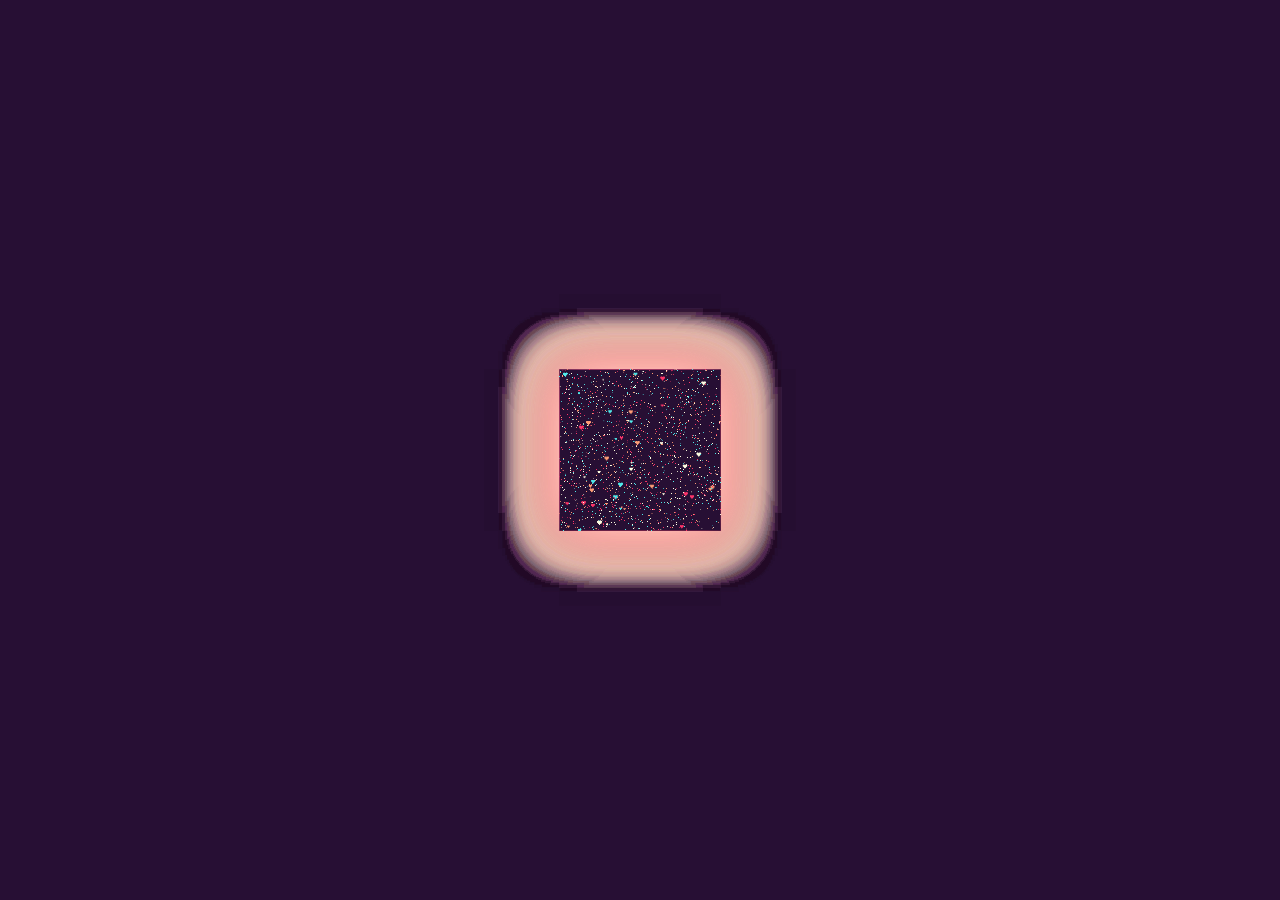
<file: src/main/webapp/index.html>
﻿<!DOCTYPE html>
<html lang="ZH-CH" >
<head>
<meta charset="UTF-8">
<title>书栈</title>
<script src="js/jquery.js"></script>
<link rel="icon" href="img/L-log.png">
<link rel="stylesheet" href="css/style.css">
<style>
  css-doodle {
    --color: @p(#51eaea, #fffde1, #ff9d76, #FB3569);
      
    --rule: (
      :doodle {
        @grid: 30x1 / 18vmin;
        --deg: @p(-180deg, 180deg);
      }
      :container {
        perspective: 30vmin;
      }
      :after, :before {
        content: '';
        background: var(--color); 
        @place-cell: @r(100%) @r(100%);
        @size: @r(6px);
        @shape: heart;
      }
    
      @place-cell: center;
      @size: 100%;
    
      box-shadow: @m(2, (0 0 50px var(--color)));
      background: @m(100, (
        radial-gradient(var(--color) 50%, transparent 0) 
        @r(-20%, 120%) @r(-20%, 100%) / 1px 1px
        no-repeat
      ));
    
      will-change: transform, opacity;
      animation: scale-up 12s linear infinite;
      animation-delay: calc(-12s / @size() * @i());

      @keyframes scale-up {
        0%, 95.01%, 100% {
          transform: translateZ(0) rotate(0);
          opacity: 0;
        }
        10% { 
          opacity: 1; 
        }
        95% {
          transform: 
            translateZ(35vmin) rotateZ(@var(--deg));
        }
      }
    )
  }
</style>
</head>
<body>
<div  class="wapper">
  <css-doodle use="var(--rule)"></css-doodle>
</div>
<a  href="homePage" id="home" target="_self"></a>

<script src='js/css-doodle.min.js'></script>
<script>
    $(function(){
    	var $wapper = $(".wapper");
      	var $body = $("body");
      	$wapper.click(function(){
      	document.getElementById("home").click();
      })
    });
</script>
</body>
</html>
</file>
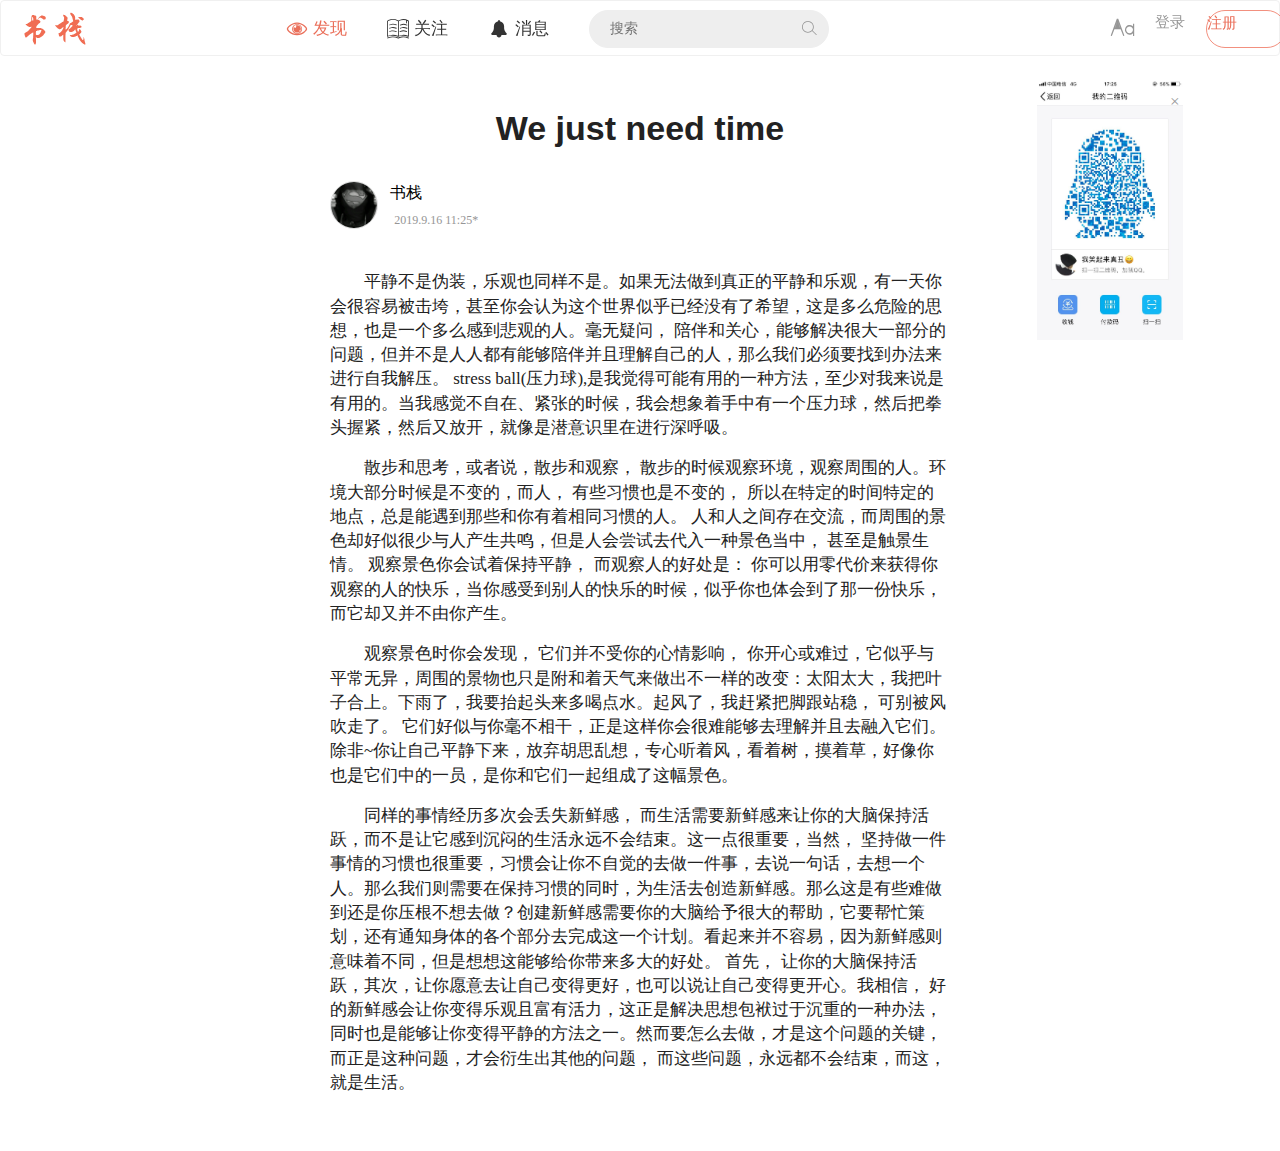
<file: src/main/webapp/article_9.16.html>
<!DOCTYPE html>
<html lang="en">
<head>
	<meta charset="UTF-8">
	<title>We just need time</title>
	<link rel="icon" href="img/L-log.png">
	<link rel="stylesheet" href="css/Article.css">
    <link rel="stylesheet" href="css/homePage.css">
    <link rel="stylesheet" href="MyIcon/iconfont.css">
    <link rel="stylesheet" href="css/main.css">
    <script src="js/jquery.js"></script>
    <script src="js/navigation.js"></script>
    <base target="_blank">
    <meta name="keywords" content="书栈,分享,幻想,闲说,说栈">
</head>
<body>
    <nav  class="top-nav navbar-fixed nav-default" role="navigation">
        
        <div class="nav-box">
        <!--左方LOGO标签 -->
        <a href="homePage.jsp" class="M-log" >
            <!-- 书栈logo -->
            <img src="img/M-log.png" alt="">    
        </a>
        <!-- 写文章按钮 -->
        <a href="#" class="btn btn-write ">
            <i class="write-lg iconfont icon-maobi1"> 写文章</i>
        </a>
        <!-- 注册 -->
        <a href="#" class="btn sign-up">注册</a>
        <!-- 登录 -->
        <a href="#" class="btn log-in">登录</a>   
        <!-- 默认字体样式 -->
        <div class="style-mode">
            <a  class="style-mode-btn">
                <i class="iconfont icon-Aa1 ic-mode"></i>
            </a>    
            <!-- 隐藏的更多模式 -->
            <div class="more-mode" style="left: 1018px; display: none;">
                <div class="meta">
                    <i class="iconfont icon-yueliang nav-night"></i>
                    <span>夜间模式</span>
                </div>
                <div class="switch day-night">
                    <a class="switch-btn">开</a>
                    <a class="switch-btn active">关</a>
                </div>
                 <hr>
                <div class="switch font-family-grounp">
                    <a class="switch-btn font-kai">楷体</a>
                    <a class="switch-btn font-you active">幼圆</a>
                </div>
                <div class="switch font-mode">
                    <a class="switch-btn active">简</a>
                    <a class="switch-btn ">繁</a>
                </div>
            </div>
        </div>
        
        <!-- 导航栏中间布局 -->
        <div class="container">
            <div class="navbar-collapse collapse in">
            <ul class="nav navbar-nav">
                <!-- 发现 -->
                <li class="tab active">
                    <a href="#">
                        <span class="menu-text">发现</span>
                        <i class="iconfont menu-icon icon-faxian"></i>
                    </a>
                </li>
                <li class="tab t-follows">
                    <a href="#">
                        <span class="menu-text">关注</span>
                        <i class="iconfont menu-icon icon-shuben"></i>
                    </a>
                </li>
                <li class="tab notification">
                    <a class="notification-btn">
                        <span class="menu-text">消息</span>
                        <i class="iconfont menu-icon icon-xiaoxi1"></i>
                    </a>
                    <!-- 下拉的消息列表 -->
                    <ul class="dropdown-menu">
                        <li>
                            <a href="#">
                                <i class="iconfont ic-comments icon-_huaban"></i>
                                <span>评论</span>
                            </a>
                        </li>
                        <li>
                            <a href="#">
                                <i class="iconfont ic-mail icon-youxiang"></i>
                                <span>简信</span>
                            </a>
                        </li>
                        <li>
                            <a href="#">
                                <i class="iconfont ic-request icon-faqiqingqiu"></i>
                                <span>投稿请求</span>
                            </a>
                        </li>
                        <li>
                            <a href="#">
                                <i class="iconfont ic-likes icon-xihuan"></i>
                                <span>喜欢和赞</span>
                            </a>
                        </li>
                        <li>
                            <a href="#">
                                <i class="iconfont ic-follows icon-guanzhu"></i>
                                <span>关注</span>
                            </a>
                        </li>
                        <li>
                            <a href="#">
                                <i class="iconfont ic-money icon-zanshangjilu"></i>
                                <span>赞赏和付费</span>
                            </a>
                        </li>
                        <li>
                            <a href="#">
                                <i class="iconfont ic-other icon-iconfontgengduo"></i>
                                <span>其他提醒</span>
                            </a>
                        </li>
                    </ul>
                </li>
                <!-- 搜索栏 -->
                <li class="search">
                    <form action="/search" target="_blank" accept-charset="uft-8" method="post">
                        <input type="hidden" value="✓" name="uft8">
                        <input type="text" name="q" id="q"  autocomplete="off" placeholder="搜索" class="search-input">  
                        <a class="btn-search" href="javascript:void(null)">
                            <i class="iconfont ic-search icon-sousuo"></i>
                        </a>
                        <!-- 搜索栏提示 -->
                        <div id="navbar-search-tips" >
                            <!-- 最近搜索趋势 -->
                            <div class="search-trending">
                                <div class="search-trending-header clearfix">
                                    <span>热门搜索</span>
                                    <a >
                                        <i class="iconfont icon-shuaxin ic-change"></i>
                                        换一批
                                    </a>
                                </div>
                                <ul class="search-trending-tags">
                                    <li>
                                        <a href="#">区块链</a>
                                    </li>
                                    <li>
                                        <a href="#">小程序</a>
                                    </li>
                                    <li>
                                        <a href="#">C++</a>
                                    </li>
                                    <li>
                                        <a href="#">畅销书</a>
                                    </li>
                                    <li>
                                        <a href="#">网络编程</a>
                                    </li>
                                    <li>
                                        <a href="#">美食</a>
                                    </li>
                                    <li>
                                        <a href="#">创意</a>
                                    </li>
                                </ul>
                            </div>
                        </div>
                    </form>
                </li>
                </ul>
                </div>
            </div>
        </div>
    </nav>

     <div class="note">
        <div id="note-fixed-ad-container">
        <div id="fixed-ad-container">
            <div style='display:  block;'>
                <a href="#" id='web-note-ad-fixed'>
                    <span class='close'>×</span>
                </a>
            </div>
            <div id="write-notes-ad"></div>
            <div id="youdao-fixed-ad"></div>
            <div id="yuxi-fixed-ad"></div>
            <div id="_so_pdsBy_0"></div>
        </div>
        </div>
        <div class="post">
            <div class="article">  <!-- 文章-->
            <h1 class="title">We just need time</h1>
            <div class="author">
                    <a class="avatar" href="https://me.csdn.net/David_TD" target="_blank">
                         <img src="img/avatar.jpg">
                    </a>
                    <div class="info">
                         <span class="name">
                            <a href="http://www.tblack.cn" target="_blank">书栈</a>
                        </span>
                         
                         <div props-data-classes="user-follow-button-header" data-author-follow-button></div>
                         <!-- 文章数据信息 -->
                         <div class="meta">
                         <!-- 如果文章更新时间大于发布时间，那么使用 tooltip 显示更新时间 -->
                         <span class="publish-time" data-toggle="tooltip" data-placement="bottom" title="最后编辑于 2019.9.16 11:24">2019.9.16 11:25*</span>
                         <span class="wordage"></span>
                         </div>
                    </div>
                </div>
                <p class="essay">
                    平静不是伪装，乐观也同样不是。如果无法做到真正的平静和乐观，有一天你会很容易被击垮，甚至你会认为这个世界似乎已经没有了希望，这是多么危险的思想，也是一个多么感到悲观的人。毫无疑问， 陪伴和关心，能够解决很大一部分的问题，但并不是人人都有能够陪伴并且理解自己的人，那么我们必须要找到办法来进行自我解压。 stress ball(压力球),是我觉得可能有用的一种方法，至少对我来说是有用的。当我感觉不自在、紧张的时候，我会想象着手中有一个压力球，然后把拳头握紧，然后又放开，就像是潜意识里在进行深呼吸。
                </p>
                <p class="essay">
                    散步和思考，或者说，散步和观察， 散步的时候观察环境，观察周围的人。环境大部分时候是不变的，而人， 有些习惯也是不变的， 所以在特定的时间特定的地点，总是能遇到那些和你有着相同习惯的人。 人和人之间存在交流，而周围的景色却好似很少与人产生共鸣，但是人会尝试去代入一种景色当中， 甚至是触景生情。 观察景色你会试着保持平静， 而观察人的好处是： 你可以用零代价来获得你观察的人的快乐，当你感受到别人的快乐的时候，似乎你也体会到了那一份快乐， 而它却又并不由你产生。
                </p>
                <p class="essay">
                    观察景色时你会发现， 它们并不受你的心情影响， 你开心或难过，它似乎与平常无异，周围的景物也只是附和着天气来做出不一样的改变：太阳太大，我把叶子合上。下雨了，我要抬起头来多喝点水。起风了，我赶紧把脚跟站稳， 可别被风吹走了。 它们好似与你毫不相干，正是这样你会很难能够去理解并且去融入它们。 除非~你让自己平静下来，放弃胡思乱想，专心听着风，看着树，摸着草，好像你也是它们中的一员，是你和它们一起组成了这幅景色。
                </p>
                <p class="essay">
                    同样的事情经历多次会丢失新鲜感， 而生活需要新鲜感来让你的大脑保持活跃，而不是让它感到沉闷的生活永远不会结束。这一点很重要，当然， 坚持做一件事情的习惯也很重要，习惯会让你不自觉的去做一件事，去说一句话，去想一个人。那么我们则需要在保持习惯的同时，为生活去创造新鲜感。那么这是有些难做到还是你压根不想去做？创建新鲜感需要你的大脑给予很大的帮助，它要帮忙策划，还有通知身体的各个部分去完成这一个计划。看起来并不容易，因为新鲜感则意味着不同，但是想想这能够给你带来多大的好处。 首先， 让你的大脑保持活跃，其次，让你愿意去让自己变得更好，也可以说让自己变得更开心。我相信， 好的新鲜感会让你变得乐观且富有活力，这正是解决思想包袱过于沉重的一种办法，同时也是能够让你变得平静的方法之一。然而要怎么去做，才是这个问题的关键，而正是这种问题，才会衍生出其他的问题， 而这些问题，永远都不会结束，而这，就是生活。
                </p>
            </div>


</body>
</file>
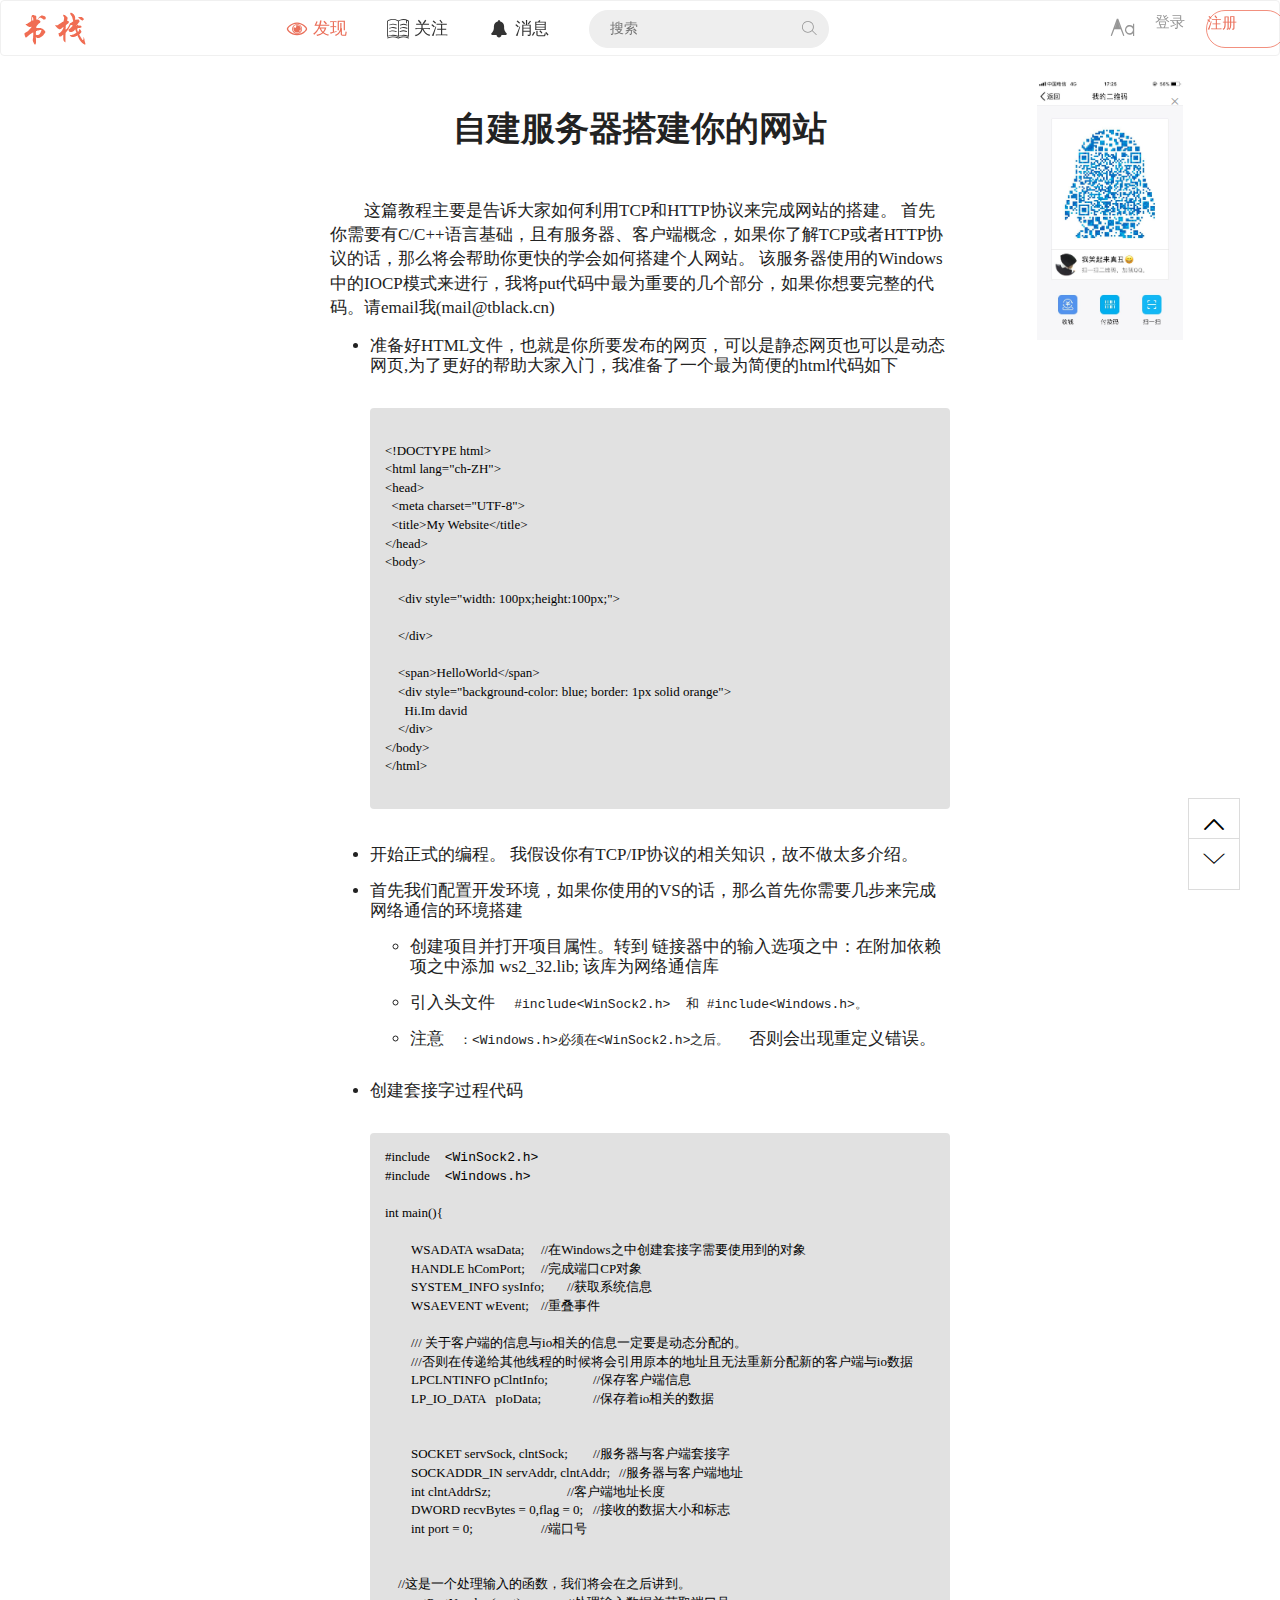
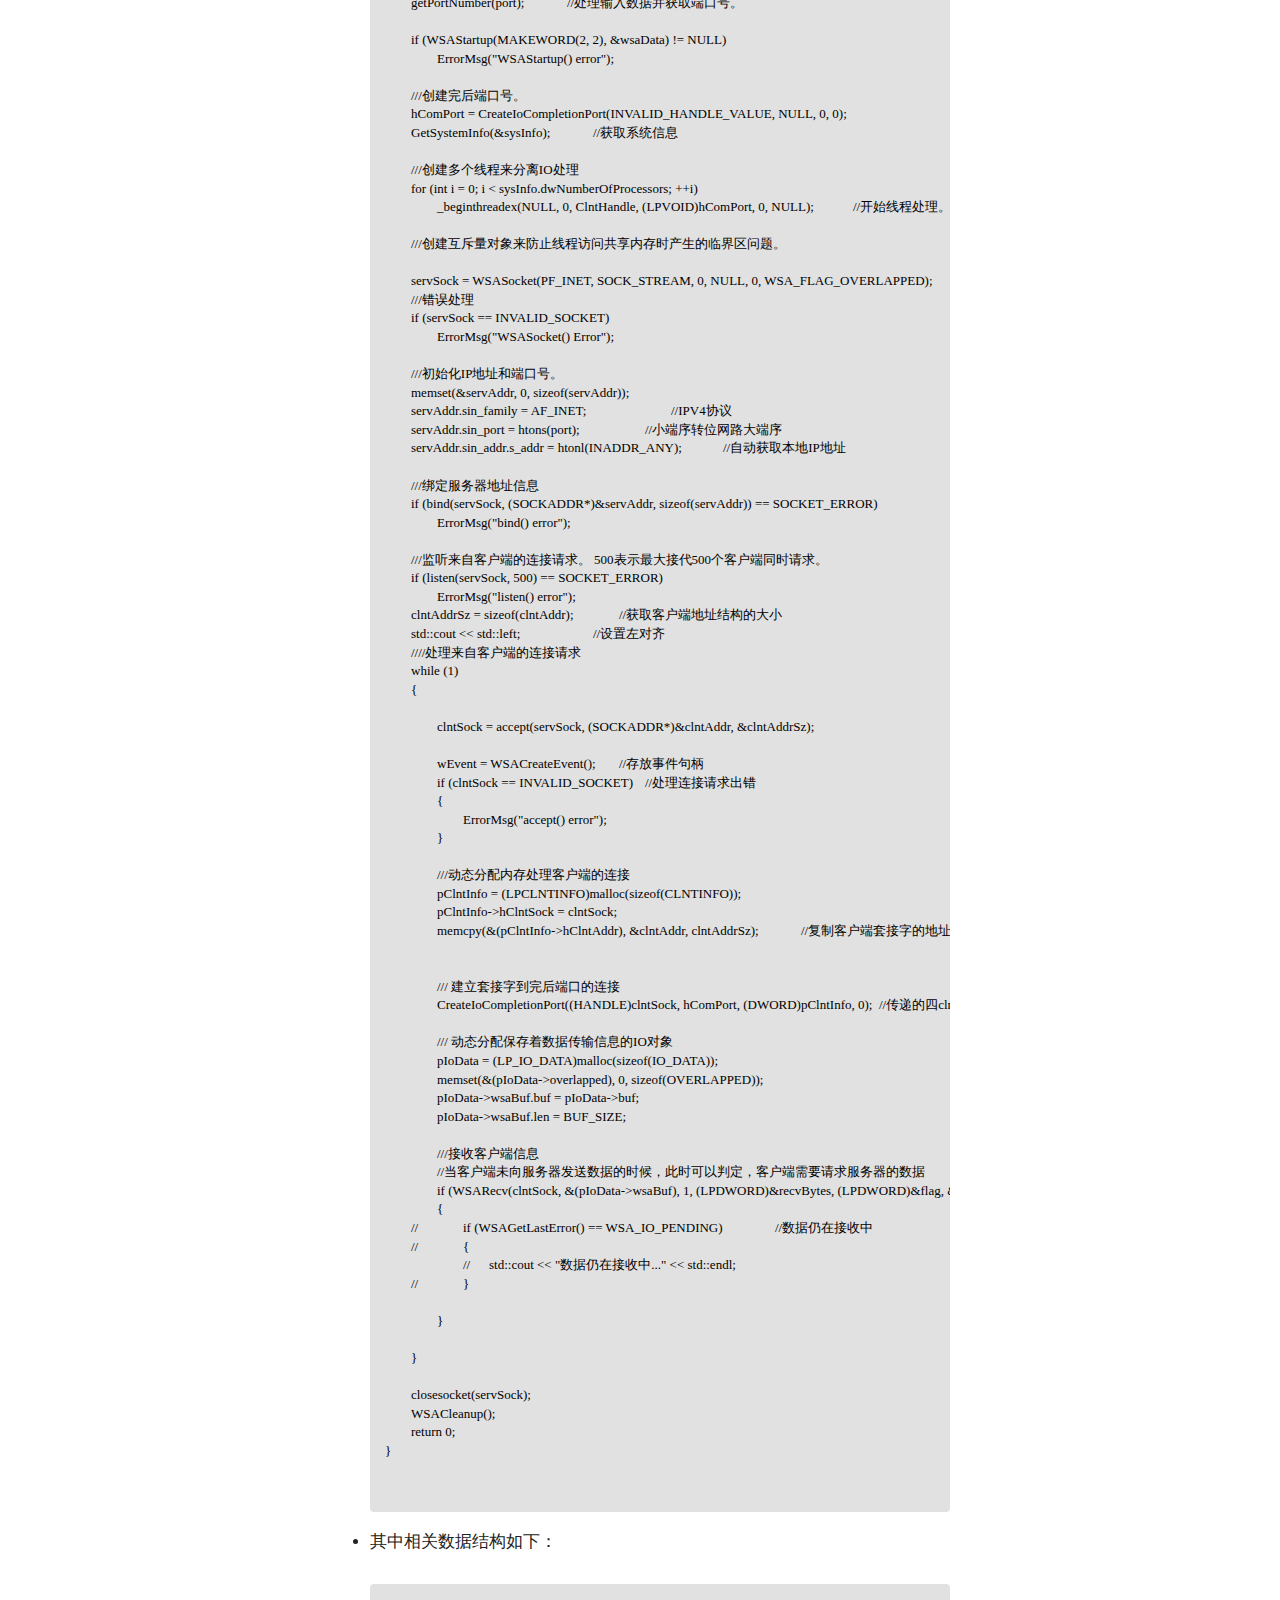
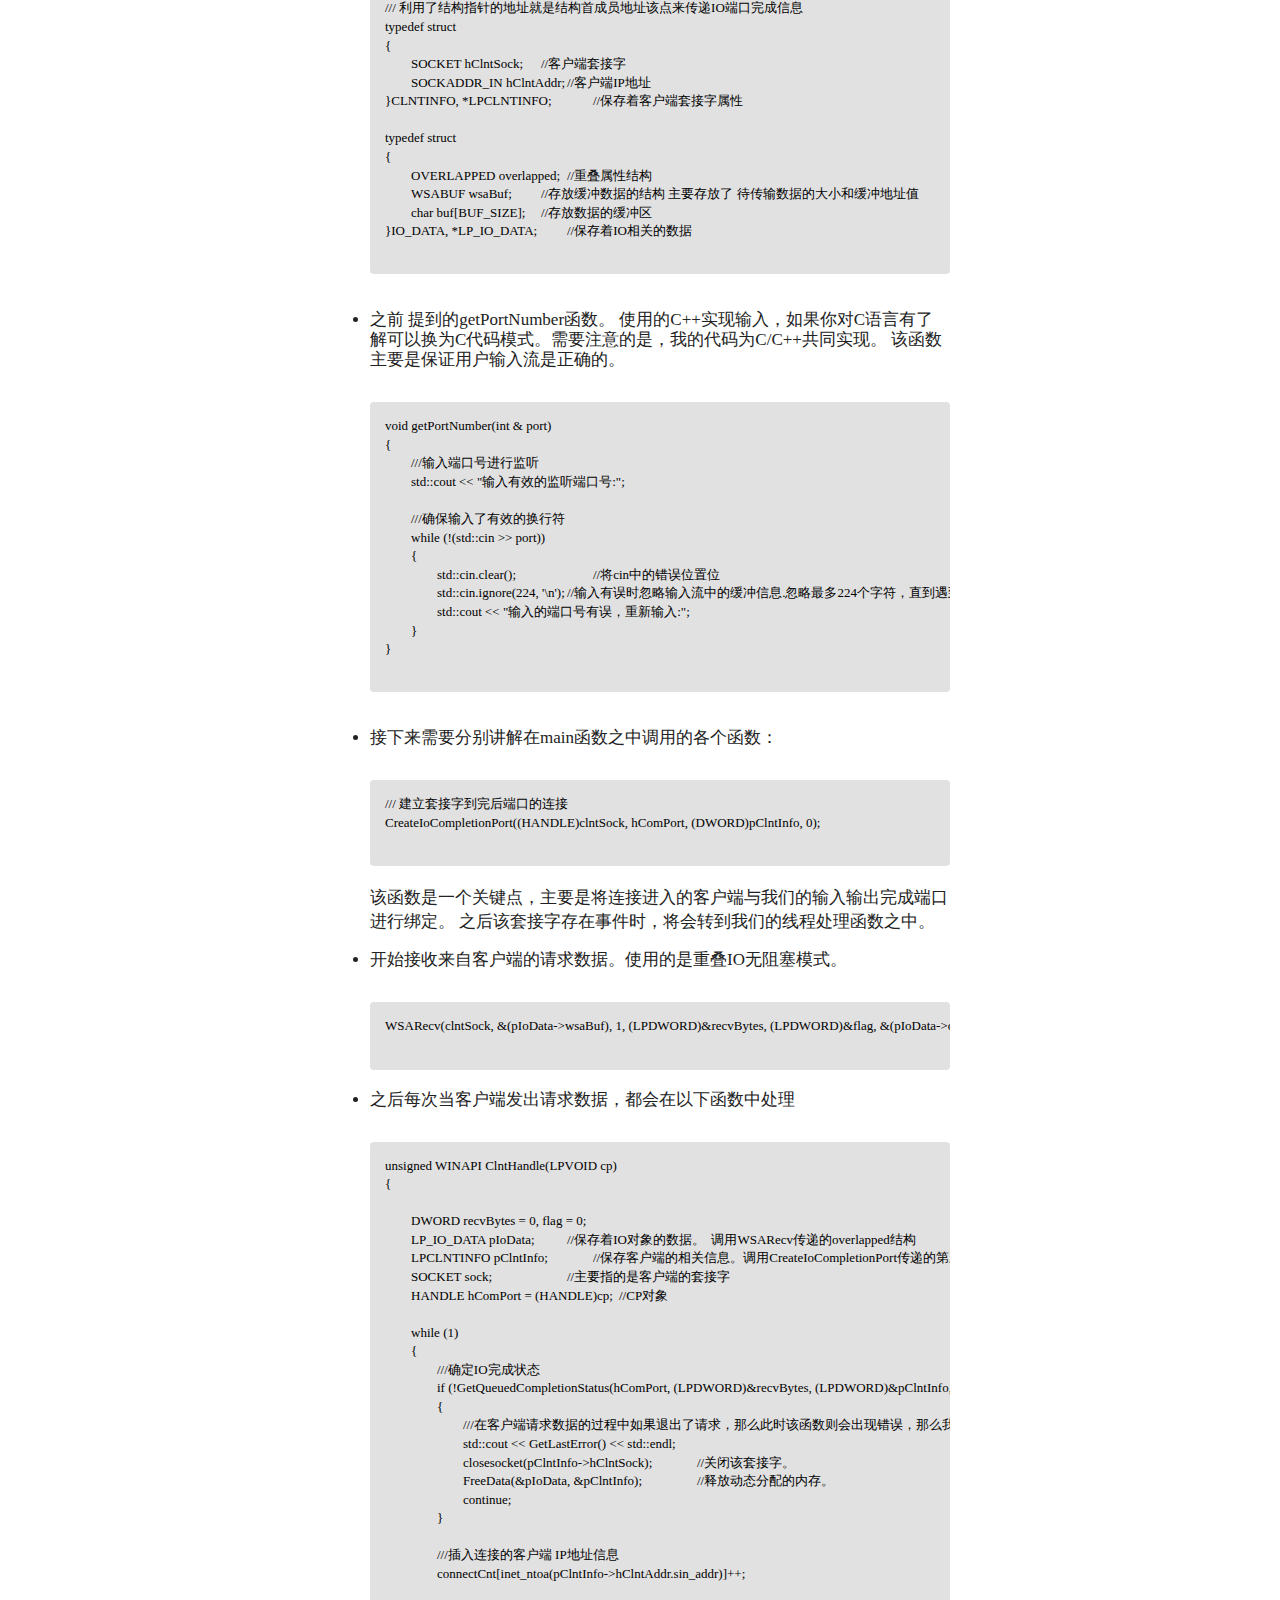
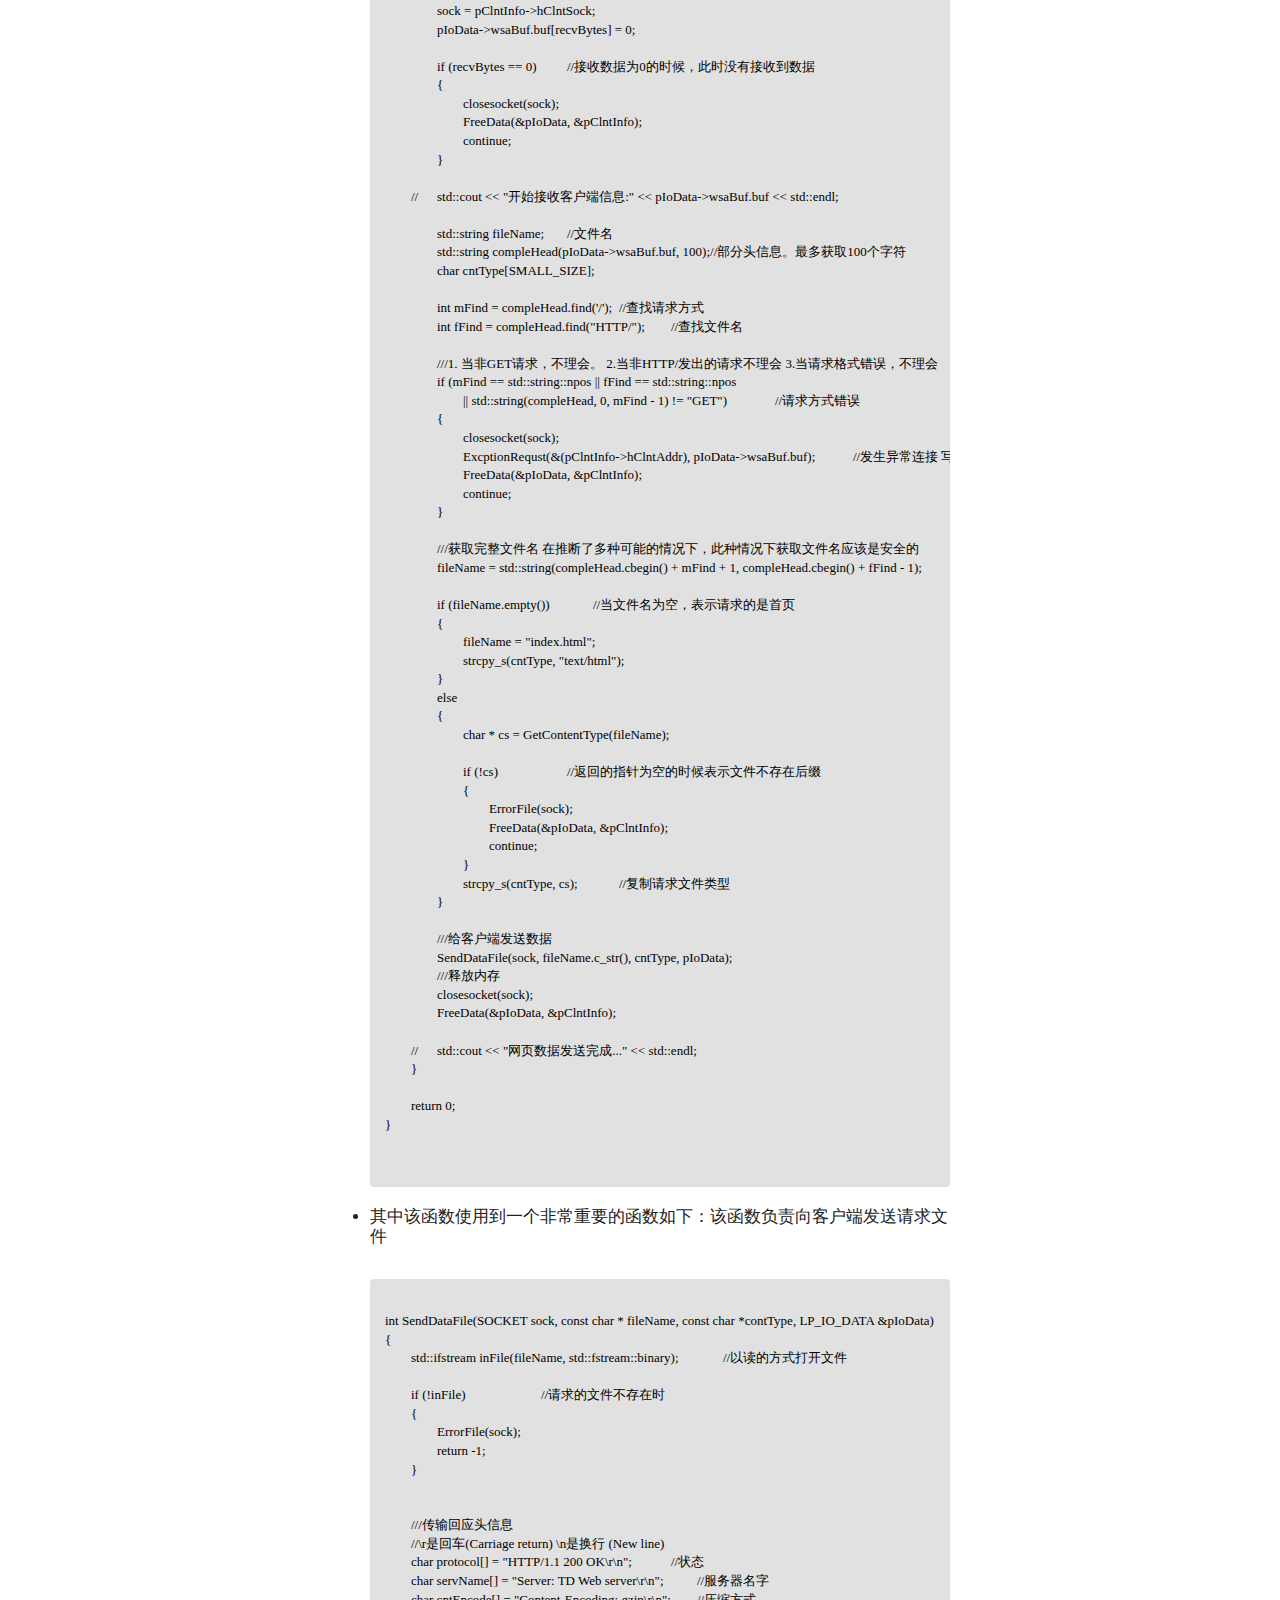
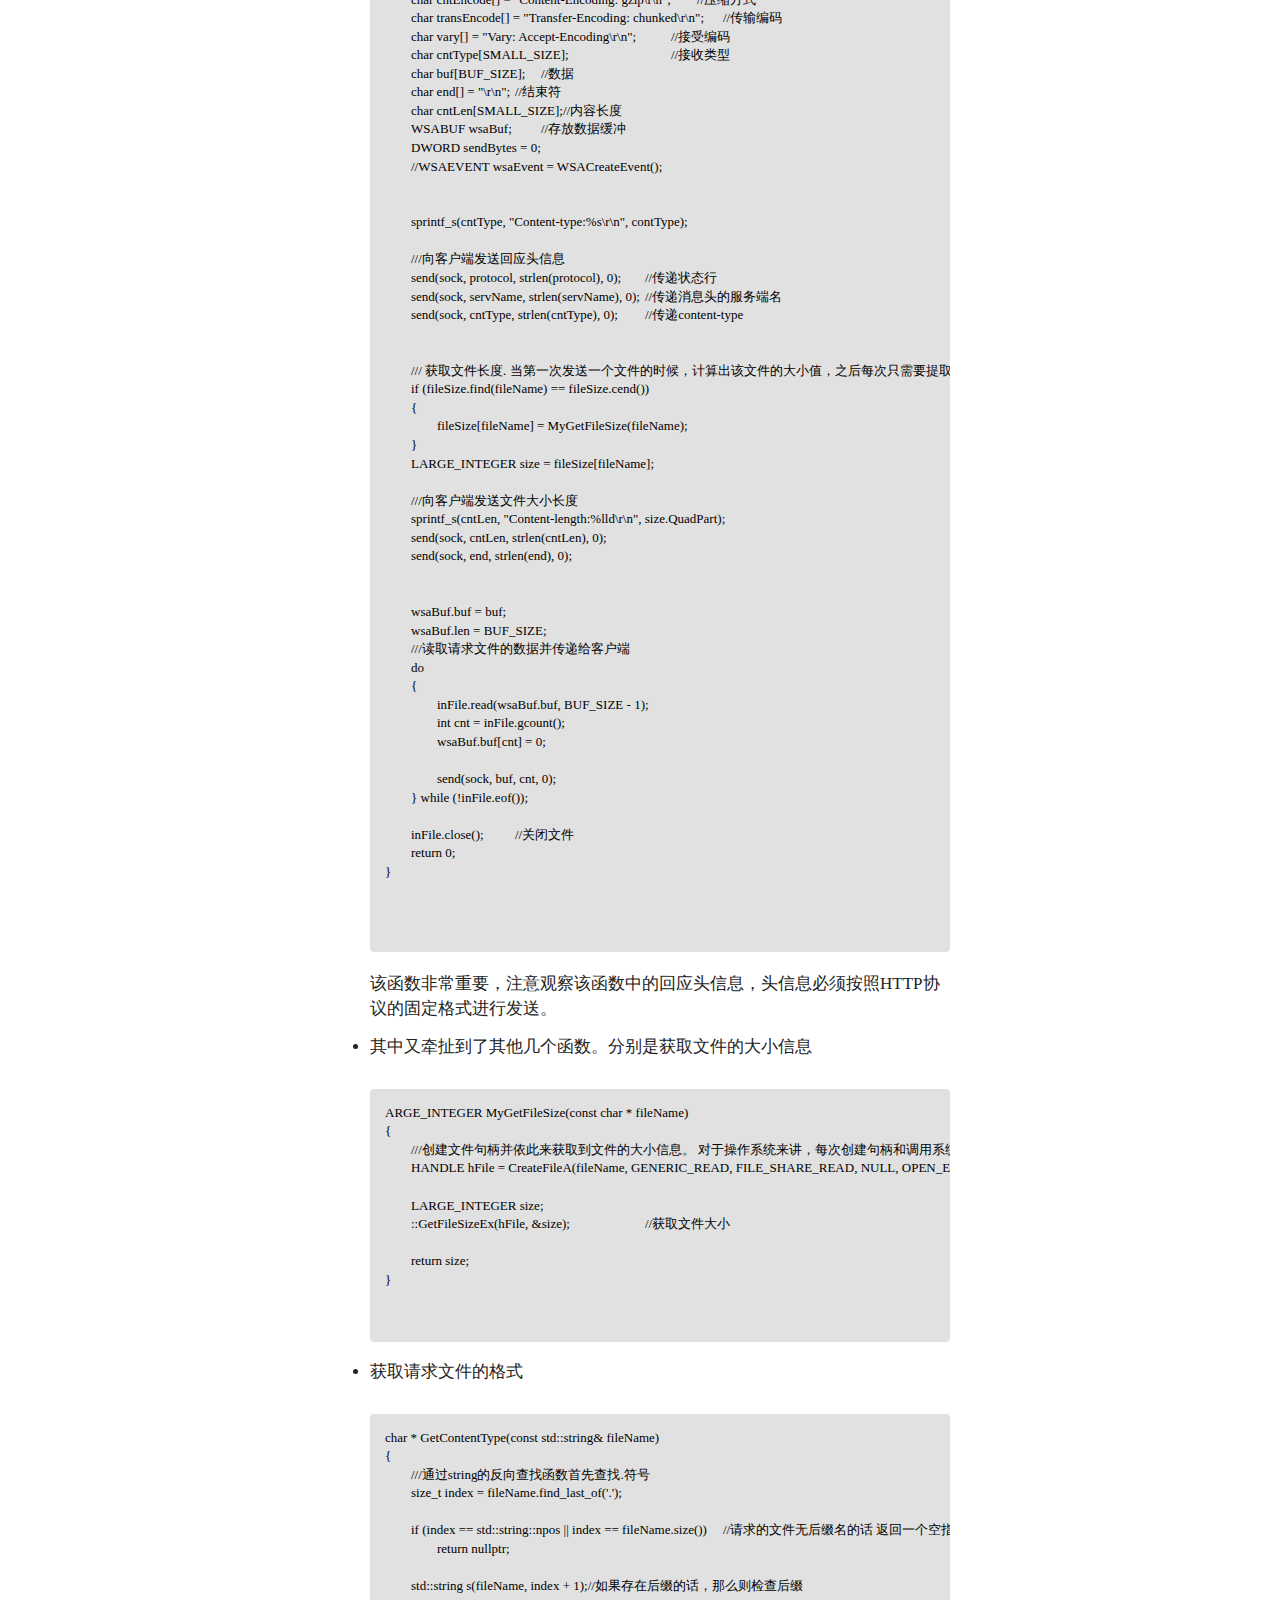
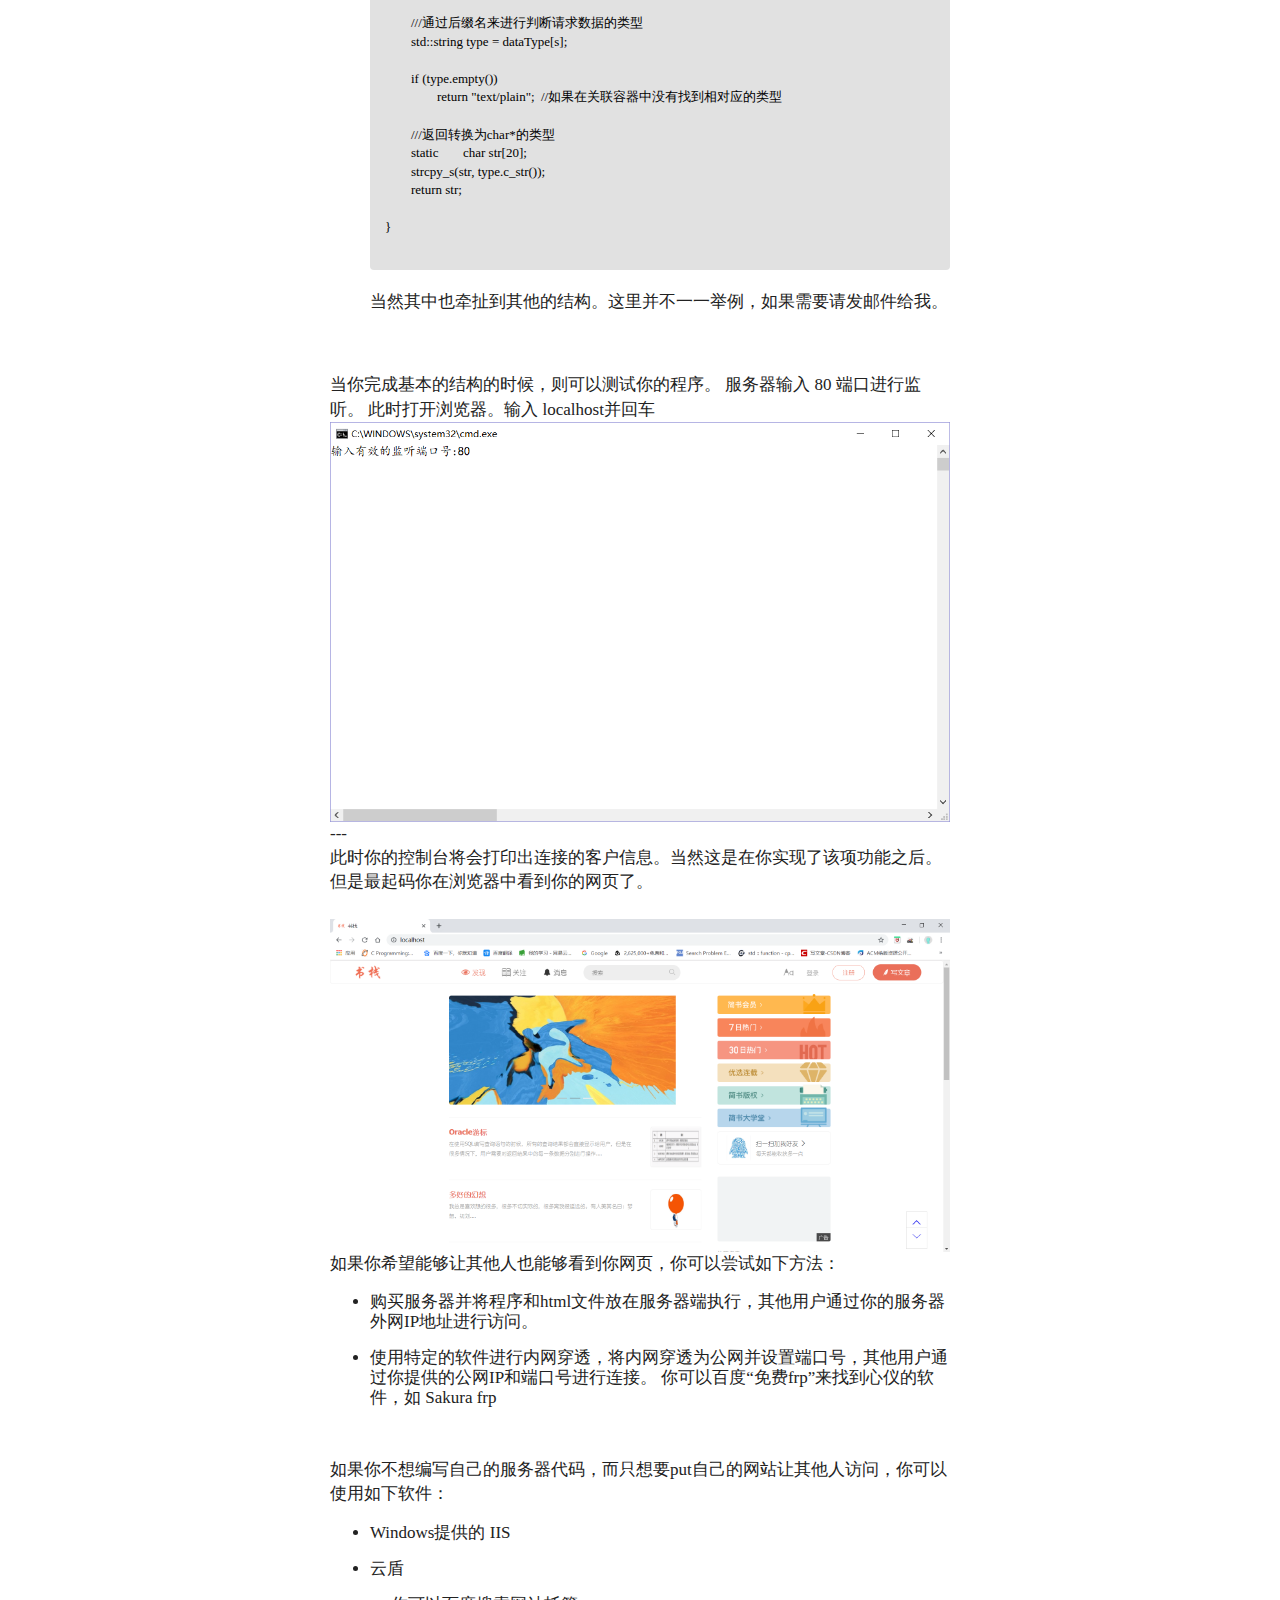
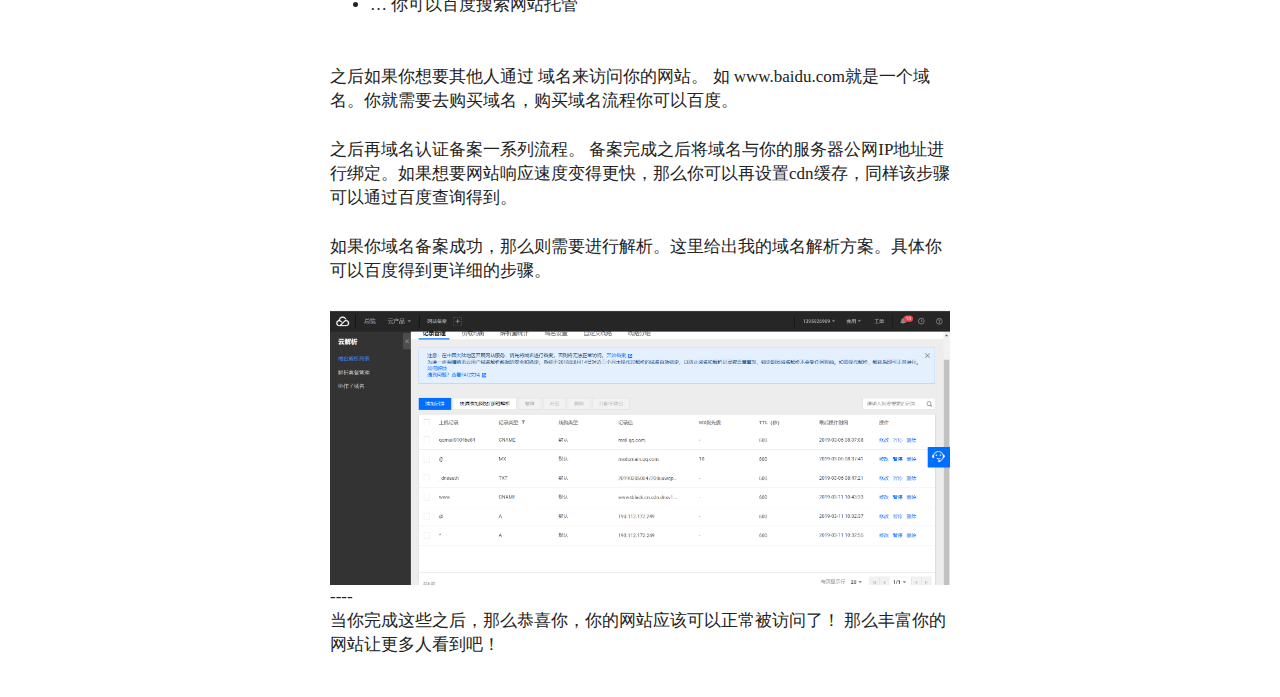
<file: src/main/webapp/BuildWebServer.html>
<!DOCTYPE html>
<html lang="ch-ZH">
<head>
	<meta charset="UTF-8">
	<title>编写服务器搭建你的网站</title>
	<link rel="icon" href="img/L-log.png">
	<link rel="stylesheet" href="css/Article.css">
    <link rel="stylesheet" href="css/homePage.css">
    <link rel="stylesheet" href="MyIcon/iconfont.css">
    <link rel="stylesheet" href="css/main.css">
    <base target="_blank">
    <meta name="keywords" content="书栈,分享,网站,服务器,C/C++,说栈">
    <script src="js/jquery.js"></script>
    <script src="js/navigation.js"></script>
</head>
<body>
	<nav  class="top-nav navbar-fixed nav-default" role="navigation">
        
        <div class="nav-box">
        <!--左方LOGO标签 -->
        <a href="homePage.jsp" class="M-log" >
            <!-- 书栈logo -->
            <img src="img/M-log.png" alt="">    
        </a>
        <!-- 写文章按钮 -->
        <a href="#" class="btn btn-write ">
            <i class="write-lg iconfont icon-maobi1"> 写文章</i>
        </a>
        <!-- 注册 -->
        <a href="#" class="btn sign-up">注册</a>
        <!-- 登录 -->
        <a href="#" class="btn log-in">登录</a>   
        <!-- 默认字体样式 -->
        <div class="style-mode">
            <a class="style-mode-btn">
                <i class="iconfont icon-Aa1 ic-mode"></i>
            </a>    
            <!-- 隐藏的更多模式 -->
            <div class="more-mode" style="left: 1018px; display: none;">
                <div class="meta">
                    <i class="iconfont icon-yueliang nav-night"></i>
                    <span>夜间模式</span>
                </div>
                <div class="switch day-night">
                    <a class="switch-btn">开</a>
                    <a class="switch-btn active">关</a>
                </div>
                 <hr>
                <div class="switch font-family-grounp">
                    <a class="switch-btn font-kai">楷体</a>
                    <a class="switch-btn font-you active">幼圆</a>
                </div>
                <div class="switch font-mode">
                    <a class="switch-btn active">简</a>
                    <a class="switch-btn ">繁</a>
                </div>
            </div>
        </div>
        
        <!-- 导航栏中间布局 -->
        <div class="container">
            <div class="navbar-collapse collapse in">
            <ul class="nav navbar-nav">
                <!-- 发现 -->
                <li class="tab active">
                    <a href="#">
                        <span class="menu-text">发现</span>
                        <i class="iconfont menu-icon icon-faxian"></i>
                    </a>
                </li>
                <li class="tab t-follows">
                    <a href="#">
                        <span class="menu-text">关注</span>
                        <i class="iconfont menu-icon icon-shuben"></i>
                    </a>
                </li>
                <li class="tab notification">
                    <a class="notification-btn">
                        <span class="menu-text">消息</span>
                        <i class="iconfont menu-icon icon-xiaoxi1"></i>
                    </a>
                    <!-- 下拉的消息列表 -->
                    <ul class="dropdown-menu">
                        <li>
                            <a href="#">
                                <i class="iconfont ic-comments icon-_huaban"></i>
                                <span>评论</span>
                            </a>
                        </li>
                        <li>
                            <a href="#">
                                <i class="iconfont ic-mail icon-youxiang"></i>
                                <span>简信</span>
                            </a>
                        </li>
                        <li>
                            <a href="#">
                                <i class="iconfont ic-request icon-faqiqingqiu"></i>
                                <span>投稿请求</span>
                            </a>
                        </li>
                        <li>
                            <a href="#">
                                <i class="iconfont ic-likes icon-xihuan"></i>
                                <span>喜欢和赞</span>
                            </a>
                        </li>
                        <li>
                            <a href="#">
                                <i class="iconfont ic-follows icon-guanzhu"></i>
                                <span>关注</span>
                            </a>
                        </li>
                        <li>
                            <a href="#">
                                <i class="iconfont ic-money icon-zanshangjilu"></i>
                                <span>赞赏和付费</span>
                            </a>
                        </li>
                        <li>
                            <a href="#">
                                <i class="iconfont ic-other icon-iconfontgengduo"></i>
                                <span>其他提醒</span>
                            </a>
                        </li>
                    </ul>
                </li>
                <!-- 搜索栏 -->
                <li class="search">
                    <form action="/search" target="_blank" method="get">
                        <input type="hidden" value="✓" name="uft8">
                        <input type="text" name="q" id="q"  autocomplete="off" placeholder="搜索" class="search-input">  
                        <a class="btn-search" href="javascript:void(null)">
                            <i class="iconfont ic-search icon-sousuo"></i>
                        </a>
                        <!-- 搜索栏提示 -->
                        <div id="navbar-search-tips" >
                            <!-- 最近搜索趋势 -->
                            <div class="search-trending">
                                <div class="search-trending-header clearfix">
                                    <span>热门搜索</span>
                                    <a >
                                        <i class="iconfont icon-shuaxin ic-change"></i>
                                        换一批
                                    </a>
                                </div>
                                <ul class="search-trending-tags">
                                    <li>
                                        <a href="#">区块链</a>
                                    </li>
                                    <li>
                                        <a href="#">小程序</a>
                                    </li>
                                    <li>
                                        <a href="#">C++</a>
                                    </li>
                                    <li>
                                        <a href="#">畅销书</a>
                                    </li>
                                    <li>
                                        <a href="#">网络编程</a>
                                    </li>
                                    <li>
                                        <a href="#">美食</a>
                                    </li>
                                    <li>
                                        <a href="#">创意</a>
                                    </li>
                                </ul>
                            </div>
                        </div>
                    </form>
                </li>
                </ul>
                </div>
            </div>
        </div>
    </nav>

    <div class="note">
        <div id="note-fixed-ad-container">
        <div id="fixed-ad-container">
            <div style='display:  block;'>
                <a href="#" id='web-note-ad-fixed'>
                    <span class='close'>×</span>
                </a>
            </div>
            <div id="write-notes-ad"></div>
            <div id="youdao-fixed-ad"></div>
            <div id="yuxi-fixed-ad"></div>
            <div id="_so_pdsBy_0"></div>
        </div>
        </div>
        <div class="post">
            <div class="article">  <!-- 文章-->
            <h1 class="title">自建服务器搭建你的网站</h1>
            <br><br>
			<p class="essay">
				这篇教程主要是告诉大家如何利用TCP和HTTP协议来完成网站的搭建。
	首先你需要有C/C++语言基础，且有服务器、客户端概念，如果你了解TCP或者HTTP协议的话，那么将会帮助你更快的学会如何搭建个人网站。
	该服务器使用的Windows中的IOCP模式来进行，我将put代码中最为重要的几个部分，如果你想要完整的代码。请email我(mail@tblack.cn)
			</p>
			<ul>
				<li class="interval">准备好HTML文件，也就是你所要发布的网页，可以是静态网页也可以是动态网页,为了更好的帮助大家入门，我准备了一个最为简便的html代码如下
					<li class="none"></li>
					<xmp class="source-code"> 
<!DOCTYPE html>
<html lang="ch-ZH">
<head>
  <meta charset="UTF-8">
  <title>My Website</title>
</head>
<body>
  
    <div style="width: 100px;height:100px;">
      
    </div>

    <span>HelloWorld</span>
    <div style="background-color: blue; border: 1px solid orange">
      Hi.Im david
    </div>
</body>
</html> 
					</xmp>
					<li class="none"></li>
				</li>
				<li>
					开始正式的编程。 我假设你有TCP/IP协议的相关知识，故不做太多介绍。
				</li>
				<li>
					首先我们配置开发环境，如果你使用的VS的话，那么首先你需要几步来完成网络通信的环境搭建
					<ul>
						<li class="none"></li>
						<li>
							创建项目并打开项目属性。转到 链接器中的输入选项之中：在附加依赖项之中添加 ws2_32.lib; 该库为网络通信库
						</li>
						<li>
引入头文件 <xmp class="have-lib">#include<WinSock2.h>  和 #include<Windows.h>。 </xmp>			
						</li>
						<li>
注意<xmp class="have-lib">：<Windows.h>必须在<WinSock2.h>之后。</xmp> 否则会出现重定义错误。
						</li>
					</ul>
				</li>
					<li>创建套接字过程代码
					<li class="none" ></li>
<pre class="source-code">
#include<xmp class="have-lib"><WinSock2.h></xmp>
#include<xmp class="have-lib"><Windows.h></xmp>

int main(){

	WSADATA wsaData;   	//在Windows之中创建套接字需要使用到的对象
	HANDLE hComPort;	//完成端口CP对象
	SYSTEM_INFO sysInfo;	//获取系统信息
	WSAEVENT wEvent;	//重叠事件

	/// 关于客户端的信息与io相关的信息一定要是动态分配的。
	///否则在传递给其他线程的时候将会引用原本的地址且无法重新分配新的客户端与io数据
	LPCLNTINFO pClntInfo;		//保存客户端信息
	LP_IO_DATA   pIoData;		//保存着io相关的数据


	SOCKET servSock, clntSock;	//服务器与客户端套接字
	SOCKADDR_IN servAddr, clntAddr;	//服务器与客户端地址
	int clntAddrSz;			//客户端地址长度
	DWORD recvBytes = 0,flag = 0;	//接收的数据大小和标志
	int port = 0;			//端口号


    //这是一个处理输入的函数，我们将会在之后讲到。 
	getPortNumber(port);		//处理输入数据并获取端口号。

	if (WSAStartup(MAKEWORD(2, 2), &wsaData) != NULL)
		ErrorMsg("WSAStartup() error");

	///创建完后端口号。
	hComPort = CreateIoCompletionPort(INVALID_HANDLE_VALUE, NULL, 0, 0);
	GetSystemInfo(&sysInfo);		//获取系统信息

	///创建多个线程来分离IO处理 
	for (int i = 0; i < sysInfo.dwNumberOfProcessors; ++i)
		_beginthreadex(NULL, 0, ClntHandle, (LPVOID)hComPort, 0, NULL);		//开始线程处理。

	///创建互斥量对象来防止线程访问共享内存时产生的临界区问题。
	
	servSock = WSASocket(PF_INET, SOCK_STREAM, 0, NULL, 0, WSA_FLAG_OVERLAPPED);	//创建重叠套接字
	///错误处理
	if (servSock == INVALID_SOCKET)
		ErrorMsg("WSASocket() Error");

	///初始化IP地址和端口号。
	memset(&servAddr, 0, sizeof(servAddr));
	servAddr.sin_family = AF_INET;				//IPV4协议
	servAddr.sin_port = htons(port);			//小端序转位网路大端序
	servAddr.sin_addr.s_addr = htonl(INADDR_ANY);		//自动获取本地IP地址

	///绑定服务器地址信息
	if (bind(servSock, (SOCKADDR*)&servAddr, sizeof(servAddr)) == SOCKET_ERROR)
		ErrorMsg("bind() error");

	///监听来自客户端的连接请求。 500表示最大接代500个客户端同时请求。
	if (listen(servSock, 500) == SOCKET_ERROR)
		ErrorMsg("listen() error");
	clntAddrSz = sizeof(clntAddr);		//获取客户端地址结构的大小
	std::cout << std::left;			//设置左对齐
	////处理来自客户端的连接请求
	while (1)
	{
		
		clntSock = accept(servSock, (SOCKADDR*)&clntAddr, &clntAddrSz);

		wEvent = WSACreateEvent();	//存放事件句柄
		if (clntSock == INVALID_SOCKET)	//处理连接请求出错
		{
			ErrorMsg("accept() error");
		}		

		///动态分配内存处理客户端的连接
		pClntInfo = (LPCLNTINFO)malloc(sizeof(CLNTINFO));
		pClntInfo->hClntSock = clntSock;
		memcpy(&(pClntInfo->hClntAddr), &clntAddr, clntAddrSz);		//复制客户端套接字的地址信息


		/// 建立套接字到完后端口的连接
		CreateIoCompletionPort((HANDLE)clntSock, hComPort, (DWORD)pClntInfo, 0);	//传递的四clntInfo整个结构的地址。之后可以提取出来。

		/// 动态分配保存着数据传输信息的IO对象
		pIoData = (LP_IO_DATA)malloc(sizeof(IO_DATA));
		memset(&(pIoData->overlapped), 0, sizeof(OVERLAPPED));
		pIoData->wsaBuf.buf = pIoData->buf;
		pIoData->wsaBuf.len = BUF_SIZE;

		///接收客户端信息
		//当客户端未向服务器发送数据的时候，此时可以判定，客户端需要请求服务器的数据
		if (WSARecv(clntSock, &(pIoData->wsaBuf), 1, (LPDWORD)&recvBytes, (LPDWORD)&flag, &(pIoData->overlapped), NULL) == SOCKET_ERROR) //注意此处传递的是ioData的整个结构地址
		{
	//		if (WSAGetLastError() == WSA_IO_PENDING)		//数据仍在接收中
	//		{
			//	std::cout << "数据仍在接收中..." << std::endl;
	//		}
			
		}	
		
	}

	closesocket(servSock);
	WSACleanup();
	return 0;
}

					</pre>
					</li>
					<li>其中相关数据结构如下：
					<li class="none"></li>
					<pre class="source-code">
/// 利用了结构指针的地址就是结构首成员地址该点来传递IO端口完成信息
typedef struct
{
	SOCKET hClntSock;	//客户端套接字
	SOCKADDR_IN hClntAddr;	//客户端IP地址
}CLNTINFO, *LPCLNTINFO;		//保存着客户端套接字属性

typedef struct
{
	OVERLAPPED overlapped;	//重叠属性结构
	WSABUF wsaBuf;		//存放缓冲数据的结构 主要存放了 待传输数据的大小和缓冲地址值
	char buf[BUF_SIZE];	//存放数据的缓冲区
}IO_DATA, *LP_IO_DATA;		//保存着IO相关的数据
					</pre>
					</li>
					<li class="none"></li>
					<li>
						之前 提到的getPortNumber函数。 使用的C++实现输入，如果你对C语言有了解可以换为C代码模式。需要注意的是，我的代码为C/C++共同实现。 该函数主要是保证用户输入流是正确的。
						<li class="none"></li>
						<pre class="source-code">
void getPortNumber(int & port)
{
	///输入端口号进行监听
	std::cout << "输入有效的监听端口号:";

	///确保输入了有效的换行符
	while (!(std::cin >> port))
	{
		std::cin.clear();			//将cin中的错误位置位
		std::cin.ignore(224, '\n');	//输入有误时忽略输入流中的缓冲信息.忽略最多224个字符，直到遇到了换行符为止
		std::cout << "输入的端口号有误，重新输入:";
	}
}
						</pre>
					</li>
					<li class="none"></li>
					<li>
						接下来需要分别讲解在main函数之中调用的各个函数：
						<li class="none"></li>
						<pre class="source-code">
/// 建立套接字到完后端口的连接
CreateIoCompletionPort((HANDLE)clntSock, hComPort, (DWORD)pClntInfo, 0);
						</pre>
						<p>该函数是一个关键点，主要是将连接进入的客户端与我们的输入输出完成端口进行绑定。
						之后该套接字存在事件时，将会转到我们的线程处理函数之中。</p>
					</li>
					<li class="none"></li>
					<li>开始接收来自客户端的请求数据。使用的是重叠IO无阻塞模式。
						<li class="none"></li>
						<pre class="source-code">
WSARecv(clntSock, &(pIoData->wsaBuf), 1, (LPDWORD)&recvBytes, (LPDWORD)&flag, &(pIoData->overlapped), NULL);
						</pre>
					</li>
					<li>之后每次当客户端发出请求数据，都会在以下函数中处理
						<li class="none"></li>
						<pre class="source-code">
unsigned WINAPI ClntHandle(LPVOID cp)
{

	DWORD recvBytes = 0, flag = 0;
	LP_IO_DATA pIoData;		//保存着IO对象的数据。  调用WSARecv传递的overlapped结构
	LPCLNTINFO pClntInfo;		//保存客户端的相关信息。调用CreateIoCompletionPort传递的第三个参数
	SOCKET sock;			//主要指的是客户端的套接字
	HANDLE hComPort = (HANDLE)cp;	//CP对象

	while (1)
	{
		///确定IO完成状态
		if (!GetQueuedCompletionStatus(hComPort, (LPDWORD)&recvBytes, (LPDWORD)&pClntInfo, (LPOVERLAPPED*)&pIoData, INFINITE))
		{
			///在客户端请求数据的过程中如果退出了请求，那么此时该函数则会出现错误，那么我们需要从错误中恢复过来
			std::cout << GetLastError() << std::endl;
			closesocket(pClntInfo->hClntSock);		//关闭该套接字。
			FreeData(&pIoData, &pClntInfo);			//释放动态分配的内存。
			continue;
		}

		///插入连接的客户端 IP地址信息
		connectCnt[inet_ntoa(pClntInfo->hClntAddr.sin_addr)]++;

		sock = pClntInfo->hClntSock;
		pIoData->wsaBuf.buf[recvBytes] = 0;

		if (recvBytes == 0)		//接收数据为0的时候，此时没有接收到数据
		{
			closesocket(sock);
			FreeData(&pIoData, &pClntInfo);
			continue;
		}

	//	std::cout << "开始接收客户端信息:" << pIoData->wsaBuf.buf << std::endl;

		std::string fileName;	//文件名
		std::string compleHead(pIoData->wsaBuf.buf, 100);//部分头信息。最多获取100个字符
		char cntType[SMALL_SIZE];

		int mFind = compleHead.find('/');	//查找请求方式
		int fFind = compleHead.find("HTTP/");	//查找文件名

		///1. 当非GET请求，不理会。 2.当非HTTP/发出的请求不理会 3.当请求格式错误，不理会
		if (mFind == std::string::npos || fFind == std::string::npos
			|| std::string(compleHead, 0, mFind - 1) != "GET")		//请求方式错误
		{
			closesocket(sock);
			ExcptionRequst(&(pClntInfo->hClntAddr), pIoData->wsaBuf.buf);		//发生异常连接 写入文件日志中
			FreeData(&pIoData, &pClntInfo);
			continue;
		}

		///获取完整文件名 在推断了多种可能的情况下，此种情况下获取文件名应该是安全的
		fileName = std::string(compleHead.cbegin() + mFind + 1, compleHead.cbegin() + fFind - 1);

		if (fileName.empty())		//当文件名为空，表示请求的是首页
		{
			fileName = "index.html";
			strcpy_s(cntType, "text/html");
		}
		else
		{
			char * cs = GetContentType(fileName);

			if (!cs)			//返回的指针为空的时候表示文件不存在后缀
			{
				ErrorFile(sock);
				FreeData(&pIoData, &pClntInfo);
				continue;
			}
			strcpy_s(cntType, cs);		//复制请求文件类型
		}

		///给客户端发送数据
		SendDataFile(sock, fileName.c_str(), cntType, pIoData);
		///释放内存
		closesocket(sock);
		FreeData(&pIoData, &pClntInfo);

	//	std::cout << "网页数据发送完成..." << std::endl;
	}

	return 0;
}

						</pre>
					</li>
					<li>其中该函数使用到一个非常重要的函数如下：该函数负责向客户端发送请求文件
						<li class="none"></li>
						<pre class="source-code">

int SendDataFile(SOCKET sock, const char * fileName, const char *contType, LP_IO_DATA &pIoData)
{
	std::ifstream inFile(fileName, std::fstream::binary);		//以读的方式打开文件

	if (!inFile)			//请求的文件不存在时
	{
		ErrorFile(sock);
		return -1;
	}


	///传输回应头信息
	//\r是回车(Carriage return) \n是换行 (New line)   
	char protocol[] = "HTTP/1.1 200 OK\r\n";		//状态
	char servName[] = "Server: TD Web server\r\n";		//服务器名字
	char cntEncode[] = "Content-Encoding: gzip\r\n";	//压缩方式
	char transEncode[] = "Transfer-Encoding: chunked\r\n";	//传输编码
	char vary[] = "Vary: Accept-Encoding\r\n";		//接受编码
	char cntType[SMALL_SIZE];				//接收类型
	char buf[BUF_SIZE];	//数据
	char end[] = "\r\n";	//结束符
	char cntLen[SMALL_SIZE];//内容长度
	WSABUF wsaBuf;		//存放数据缓冲
	DWORD sendBytes = 0;
	//WSAEVENT wsaEvent = WSACreateEvent();
	

	sprintf_s(cntType, "Content-type:%s\r\n", contType);

	///向客户端发送回应头信息
	send(sock, protocol, strlen(protocol), 0);	//传递状态行
	send(sock, servName, strlen(servName), 0);	//传递消息头的服务端名		
	send(sock, cntType, strlen(cntType), 0);	//传递content-type


	/// 获取文件长度. 当第一次发送一个文件的时候，计算出该文件的大小值，之后每次只需要提取该文件对应的大小即可。
	if (fileSize.find(fileName) == fileSize.cend())
	{
		fileSize[fileName] = MyGetFileSize(fileName);
	}
	LARGE_INTEGER size = fileSize[fileName];

	///向客户端发送文件大小长度
	sprintf_s(cntLen, "Content-length:%lld\r\n", size.QuadPart);
	send(sock, cntLen, strlen(cntLen), 0);
	send(sock, end, strlen(end), 0);


	wsaBuf.buf = buf;
	wsaBuf.len = BUF_SIZE;
	///读取请求文件的数据并传递给客户端
	do
	{
		inFile.read(wsaBuf.buf, BUF_SIZE - 1);
		int cnt = inFile.gcount();
		wsaBuf.buf[cnt] = 0;
		
		send(sock, buf, cnt, 0);
	} while (!inFile.eof());

	inFile.close();		//关闭文件
	return 0;
}


						</pre>
						<p>该函数非常重要，注意观察该函数中的回应头信息，头信息必须按照HTTP协议的固定格式进行发送。</p>

					</li>
					<li class="none"></li>
					<li>其中又牵扯到了其他几个函数。分别是获取文件的大小信息
						<li class="none"></li>
						<pre class="source-code">
ARGE_INTEGER MyGetFileSize(const char * fileName)
{
	///创建文件句柄并依此来获取到文件的大小信息。 对于操作系统来讲，每次创建句柄和调用系统函数将会存在额外的开销，绝对会影响性能
	HANDLE hFile = CreateFileA(fileName, GENERIC_READ, FILE_SHARE_READ, NULL, OPEN_EXISTING, FILE_ATTRIBUTE_NORMAL, NULL);

	LARGE_INTEGER size;
	::GetFileSizeEx(hFile, &size);			//获取文件大小

	return size;
}

						</pre>
					<li>获取请求文件的格式
					<li class="none"></li>
					<pre class="source-code">
char * GetContentType(const std::string& fileName)
{
	///通过string的反向查找函数首先查找.符号
	size_t index = fileName.find_last_of('.');

	if (index == std::string::npos || index == fileName.size())	//请求的文件无后缀名的话 返回一个空指针
		return nullptr;

	std::string s(fileName, index + 1);//如果存在后缀的话，那么则检查后缀

	///通过后缀名来进行判断请求数据的类型
	std::string type = dataType[s];

	if (type.empty())
		return "text/plain";	//如果在关联容器中没有找到相对应的类型

	///返回转换为char*的类型
	static	char str[20];
	strcpy_s(str, type.c_str());
	return str;

}
					</pre>
					<p>当然其中也牵扯到其他的结构。这里并不一一举例，如果需要请发邮件给我。</p>
					
			</ul>
			<br><br>
			<p>当你完成基本的结构的时候，则可以测试你的程序。 服务器输入 80 端口进行监听。 此时打开浏览器。输入 localhost并回车</p>
			<img src="img/console.png" alt="控制台">
			<p>---</p>
			<p>此时你的控制台将会打印出连接的客户信息。当然这是在你实现了该项功能之后。 但是最起码你在浏览器中看到你的网页了。</p>
			<br>
			<img src="img/home.png" alt="主页">
			<p>如果你希望能够让其他人也能够看到你网页，你可以尝试如下方法：</p>
			<ul>
				<li class="none"></li>
				<li>购买服务器并将程序和html文件放在服务器端执行，其他用户通过你的服务器外网IP地址进行访问。</li>
				<li>使用特定的软件进行内网穿透，将内网穿透为公网并设置端口号，其他用户通过你提供的公网IP和端口号进行连接。 你可以百度“免费frp”来找到心仪的软件，如 Sakura frp</li>
			</ul>
			<br>
			<p>如果你不想编写自己的服务器代码，而只想要put自己的网站让其他人访问，你可以使用如下软件：</p>
			<ul>
				<li class="none"></li>
				<li>Windows提供的 IIS</li>
				<li>云盾</li>
				<li>… 你可以百度搜索网站托管</li>
			</ul>
			<br>
			<p>之后如果你想要其他人通过 域名来访问你的网站。 如 www.baidu.com就是一个域名。你就需要去购买域名，购买域名流程你可以百度。</p>
			<br>
			<p>之后再域名认证备案一系列流程。 备案完成之后将域名与你的服务器公网IP地址进行绑定。如果想要网站响应速度变得更快，那么你可以再设置cdn缓存，同样该步骤可以通过百度查询得到。</p>
			<br>
			<p>如果你域名备案成功，那么则需要进行解析。这里给出我的域名解析方案。具体你可以百度得到更详细的步骤。</p>
			<br>
			<img src="img/domain.png" alt="">
			<p>----</p>
			<p>当你完成这些之后，那么恭喜你，你的网站应该可以正常被访问了！ 那么丰富你的网站让更多人看到吧！</p>
		</div>
	</div>
</div>
 <!-- 回到顶部 -->
    <div class="side-tool">
        <ul>
            <li>
                <a  class="function-button" href="#top" target="_self">
                    <i class="iconfont icon-shang ic-shang"></i>
                </a>
            </li>
        </ul>
    </div>
    <!-- 跳转到底部 -->
     <div class="side-tool-2">
        <ul>
            <li>
                <a  class="function-button" href="#bottom" target="_self">
                    <i class="iconfont icon-xia ic-xia"></i>
                </a>
            </li>
        </ul>
    </div>
    <!-- 底部 -->
    <div id="bottom"></div>
</body>
</html>
</file>
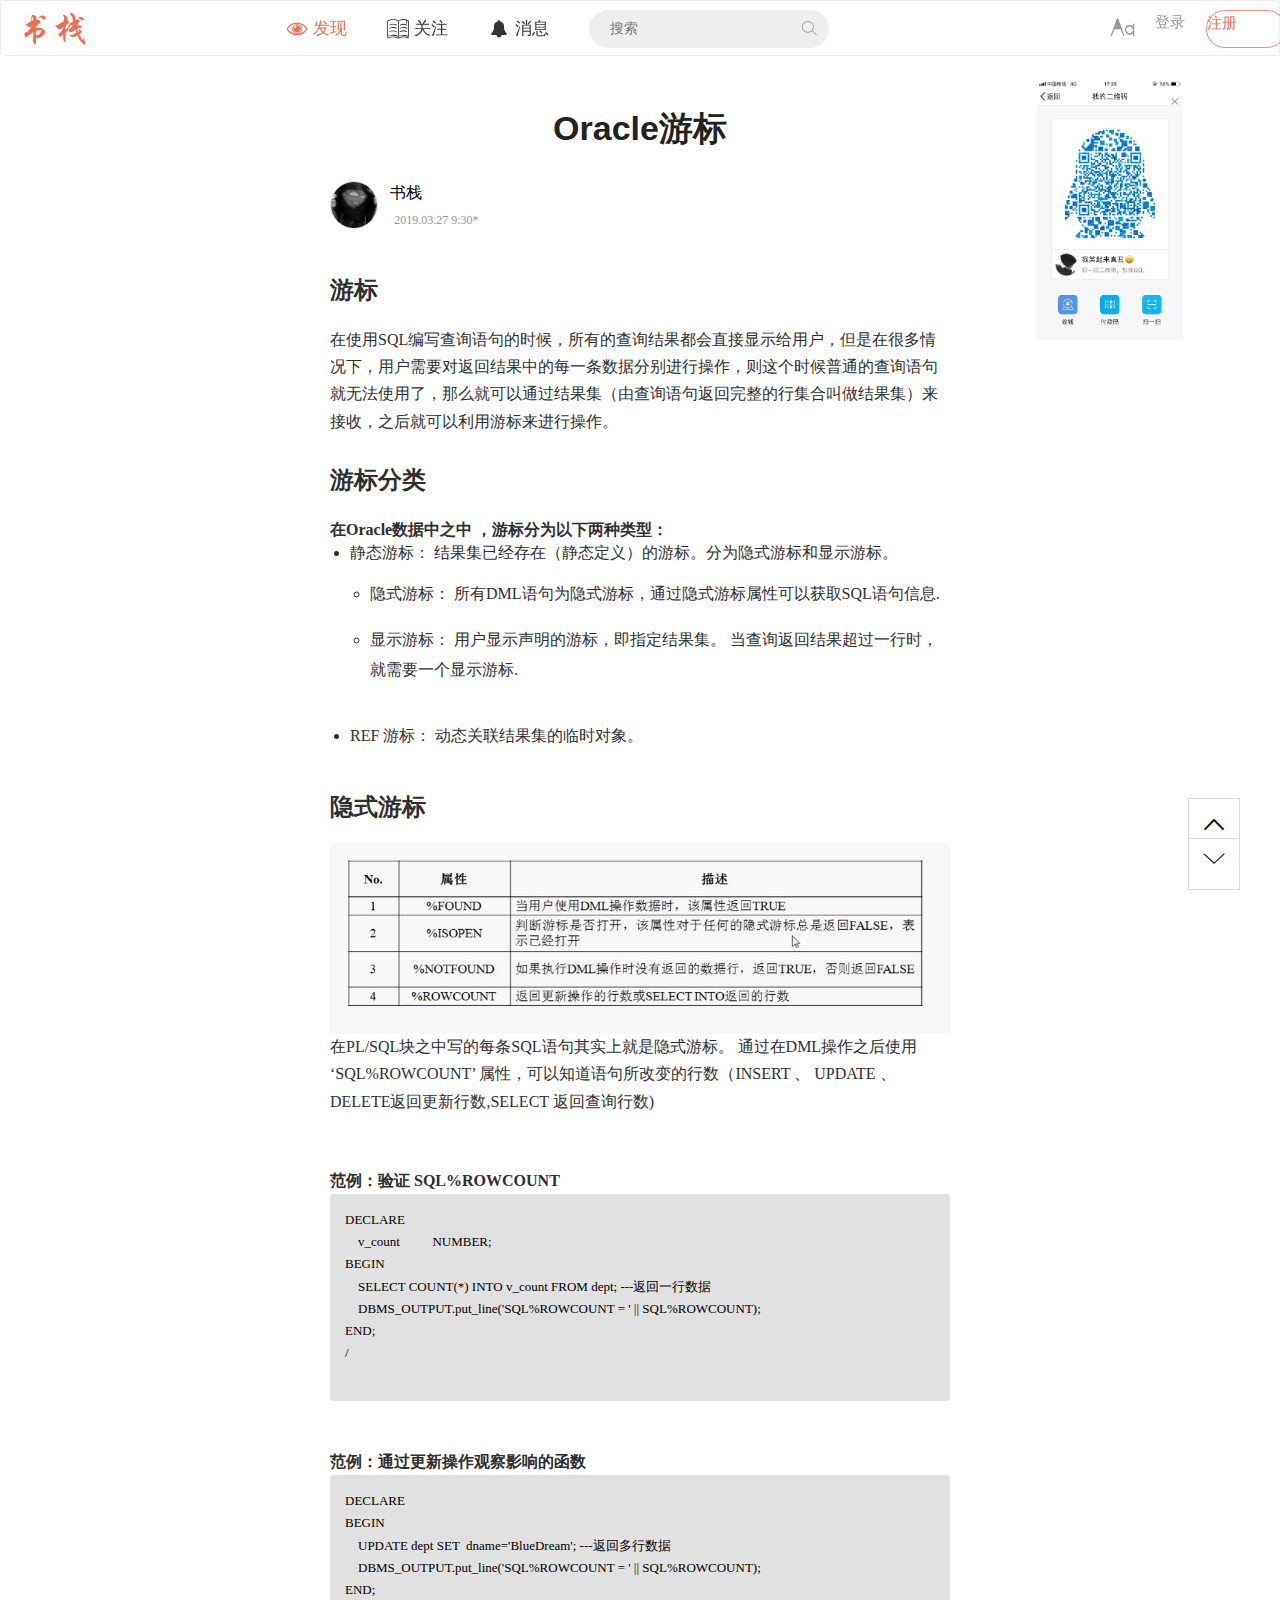
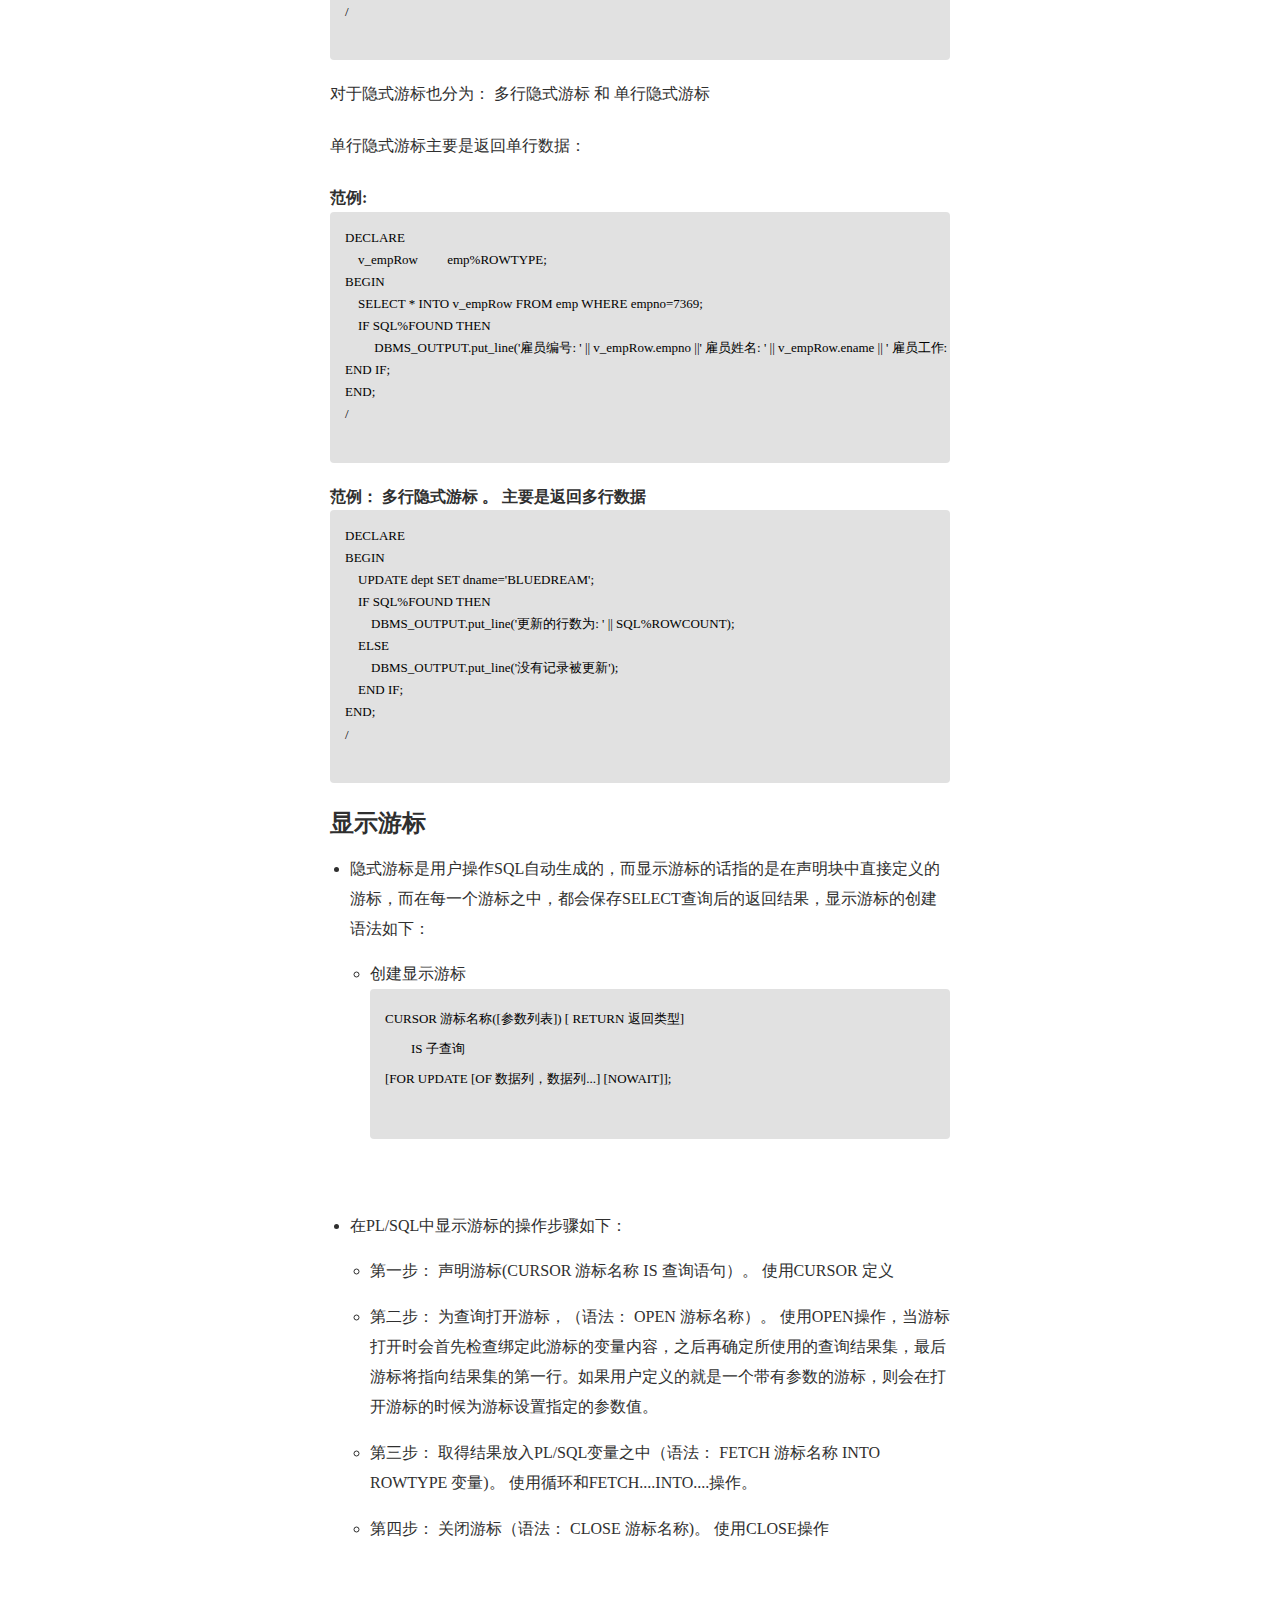
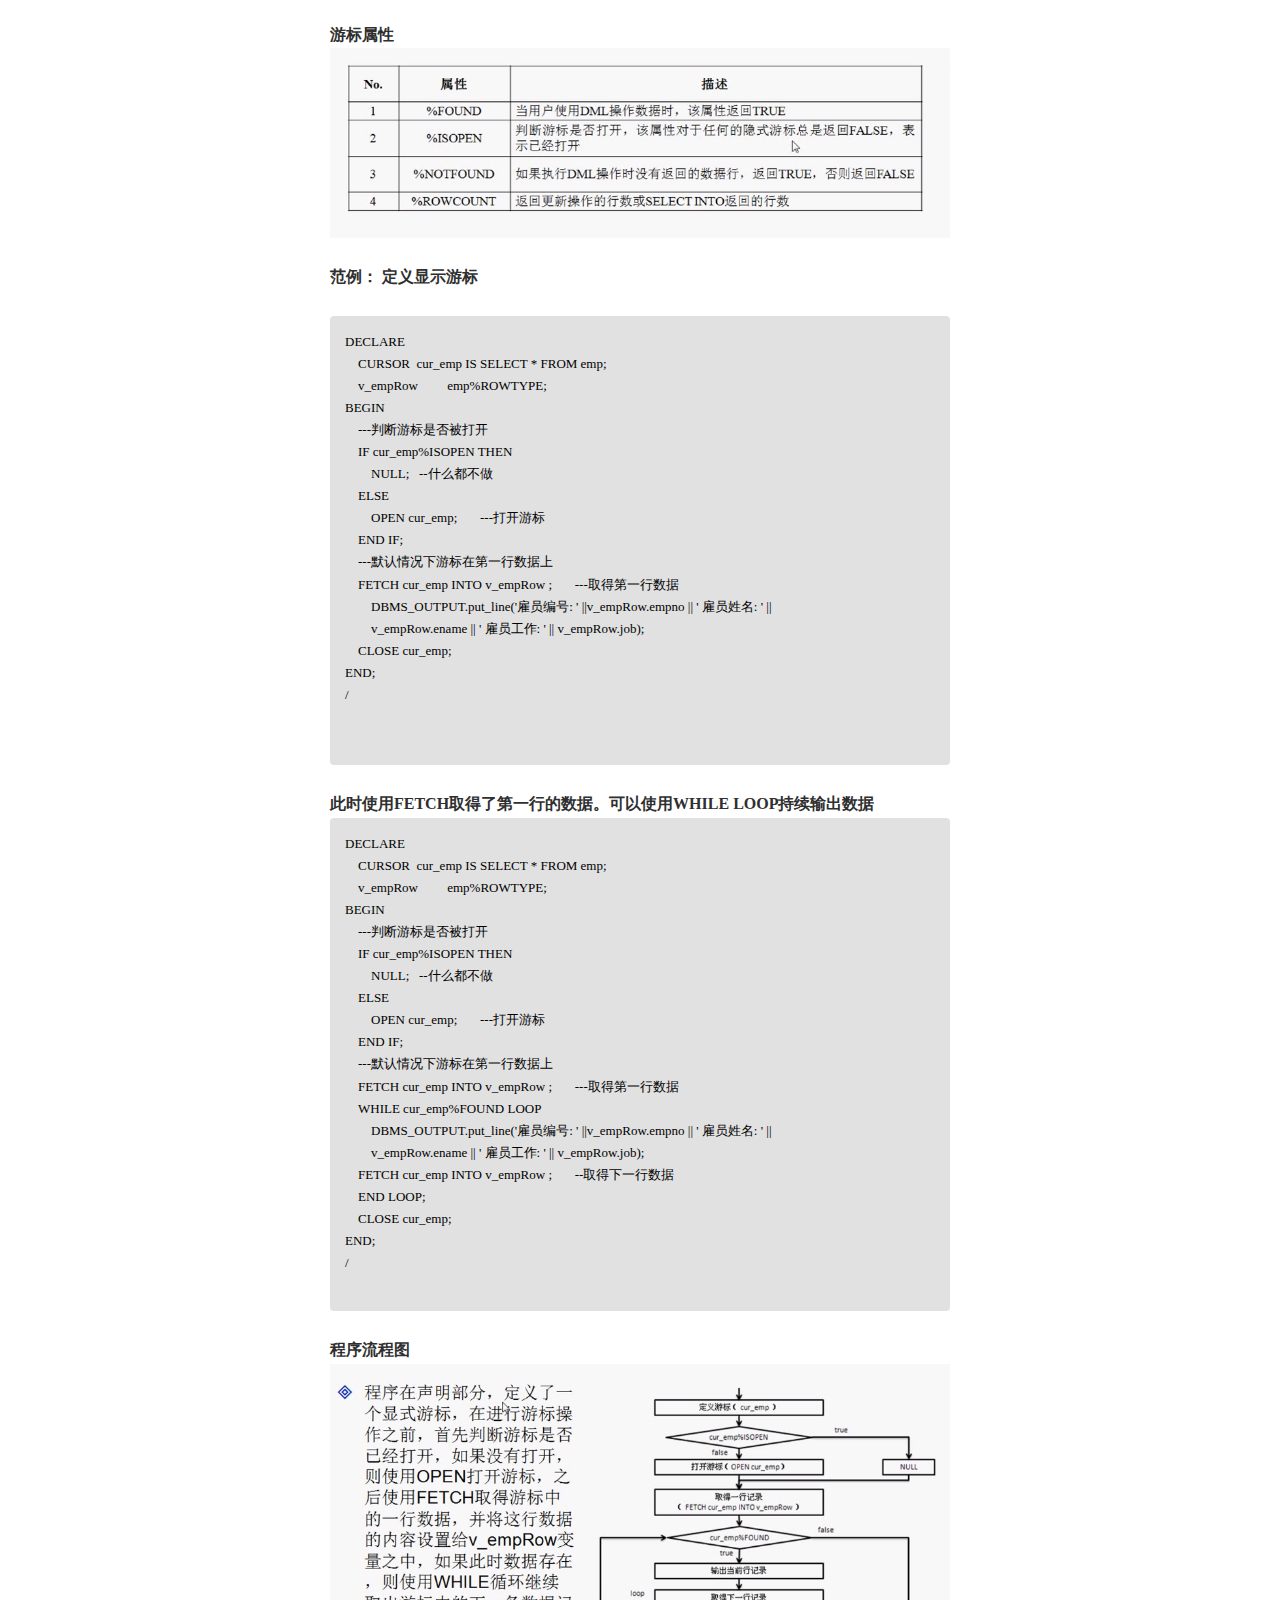
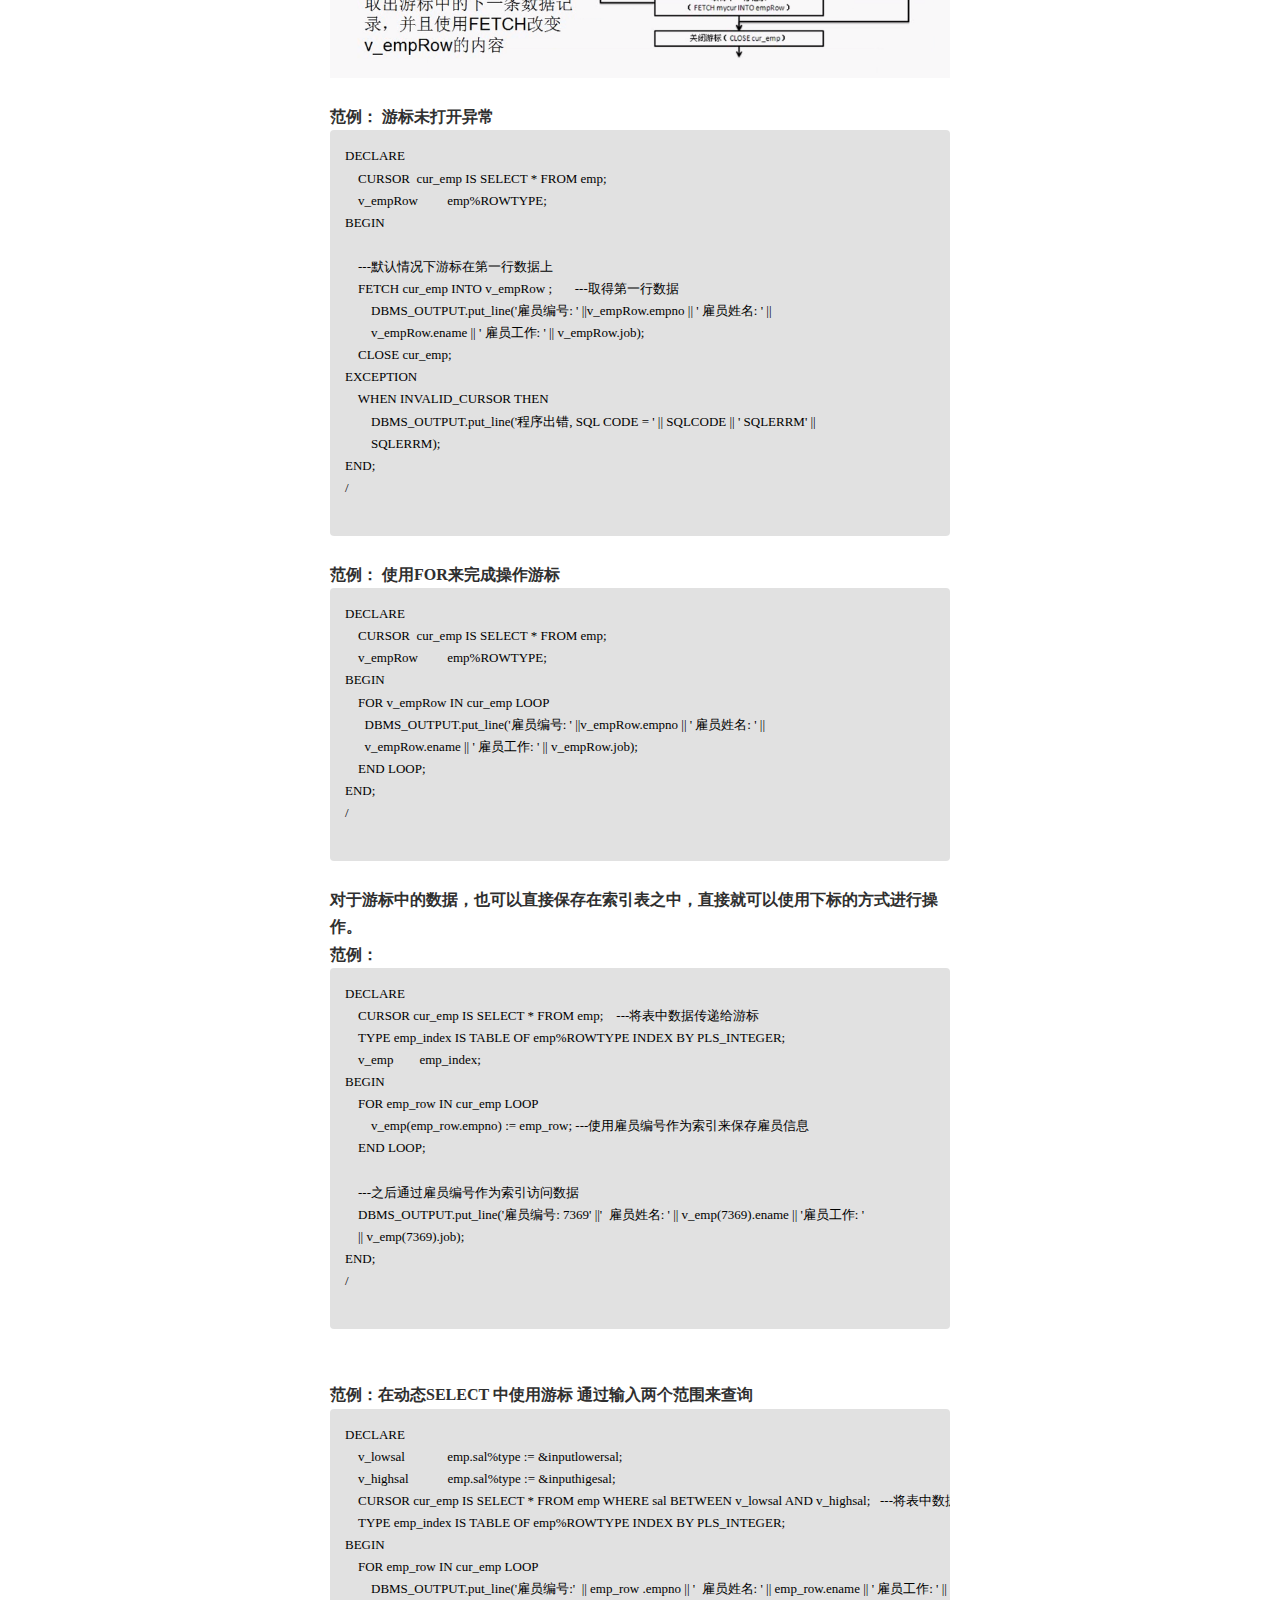
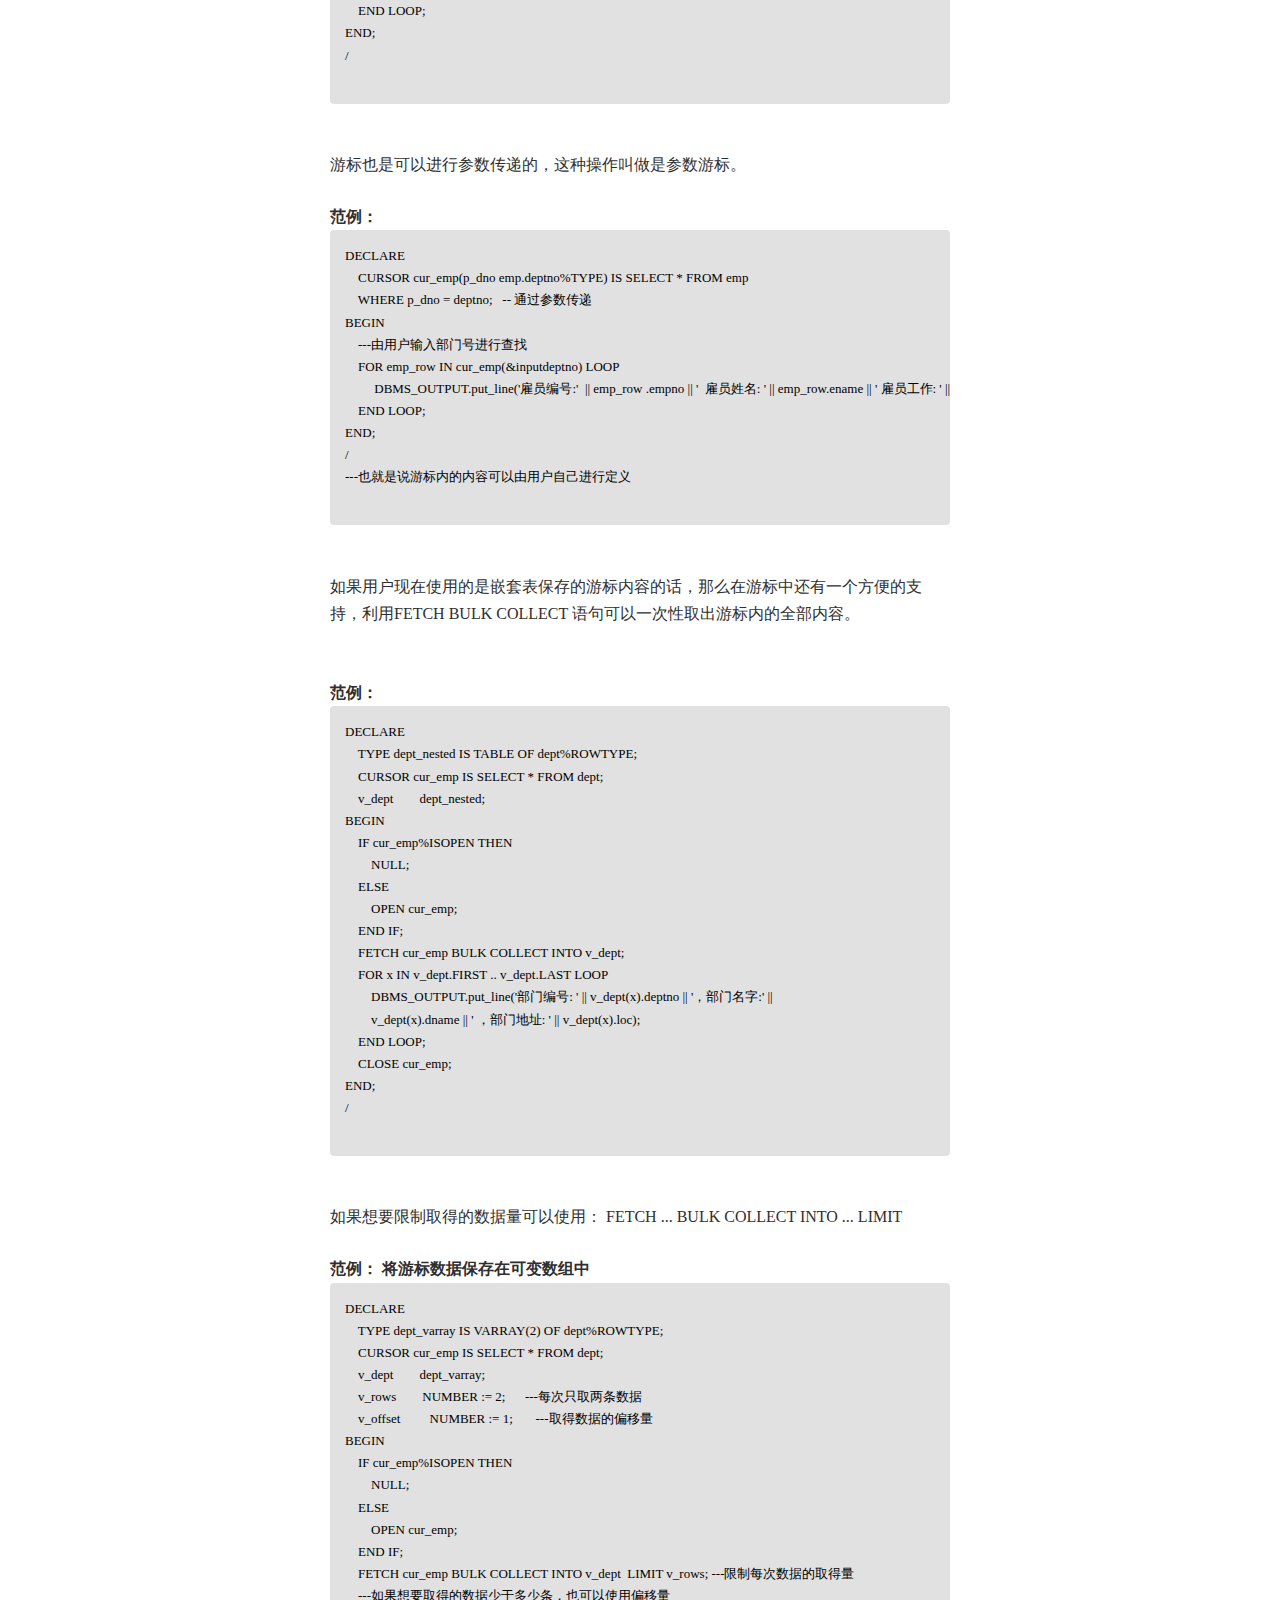
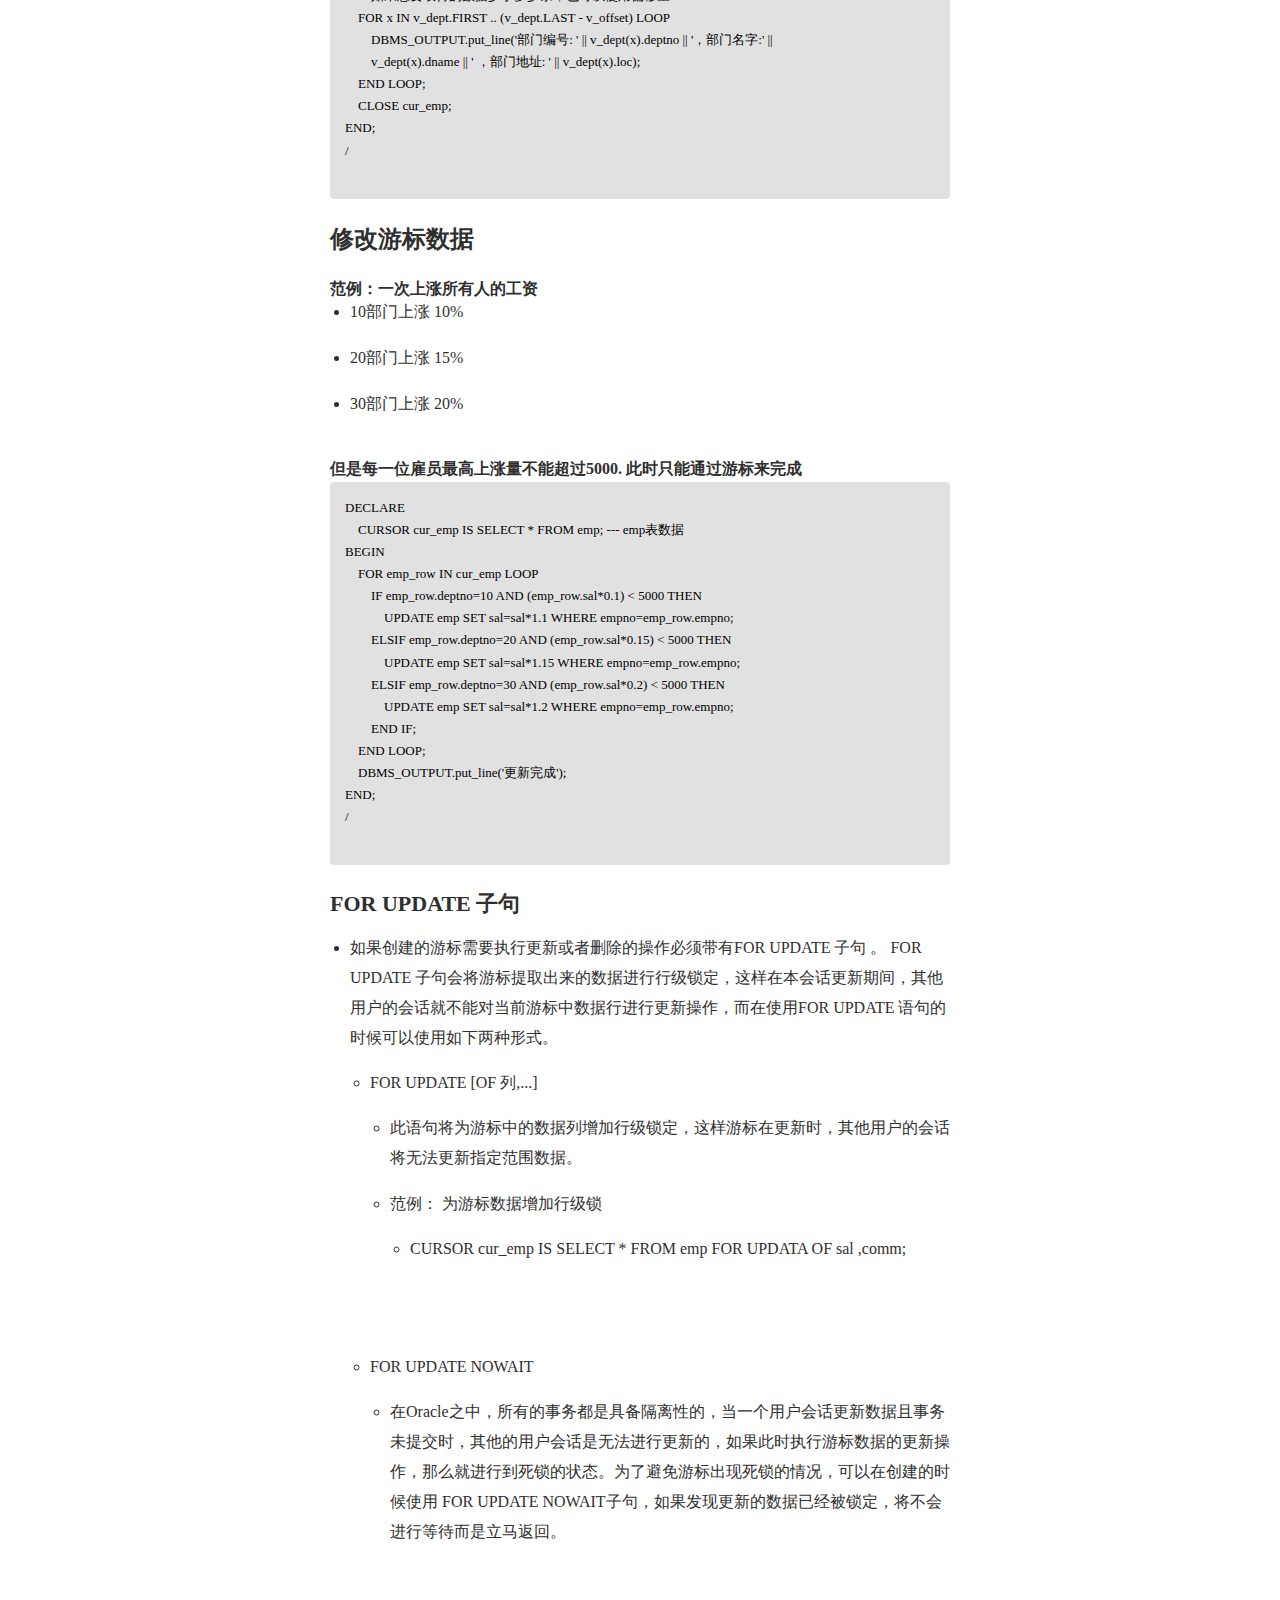
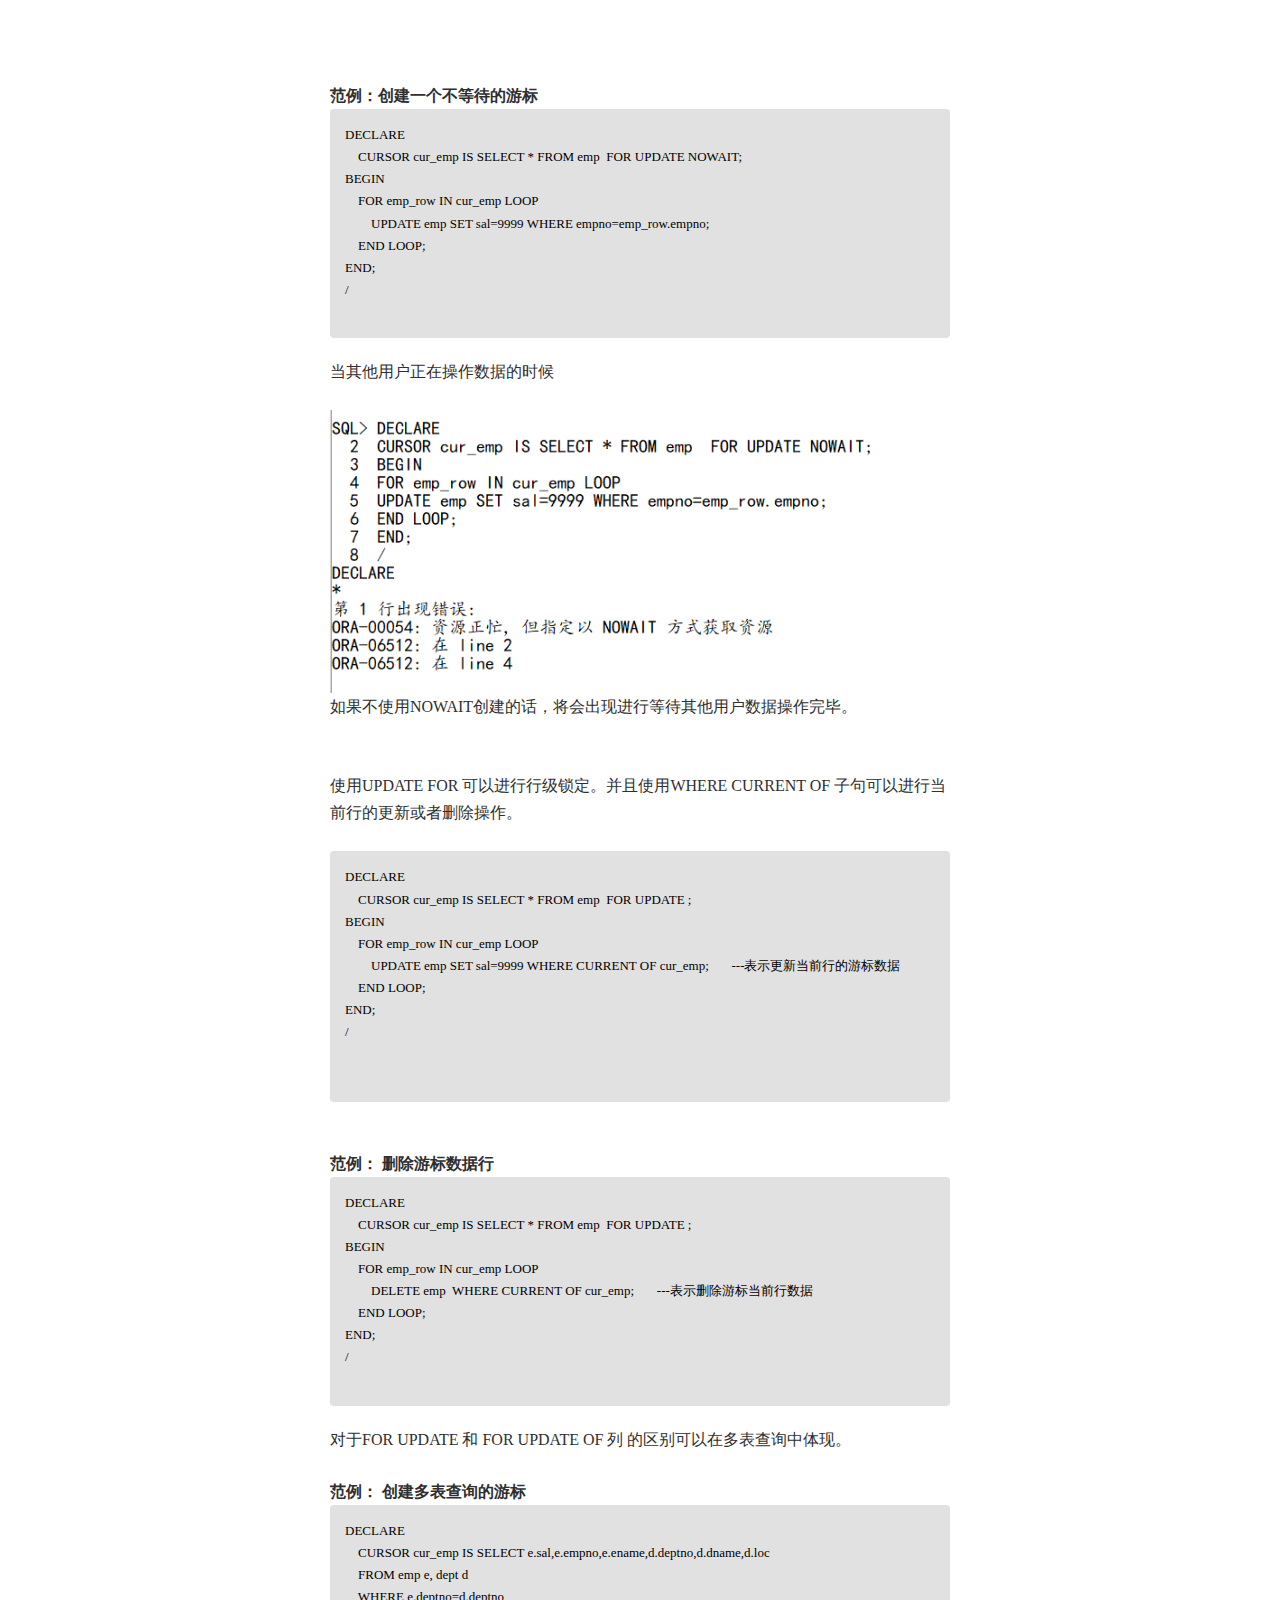
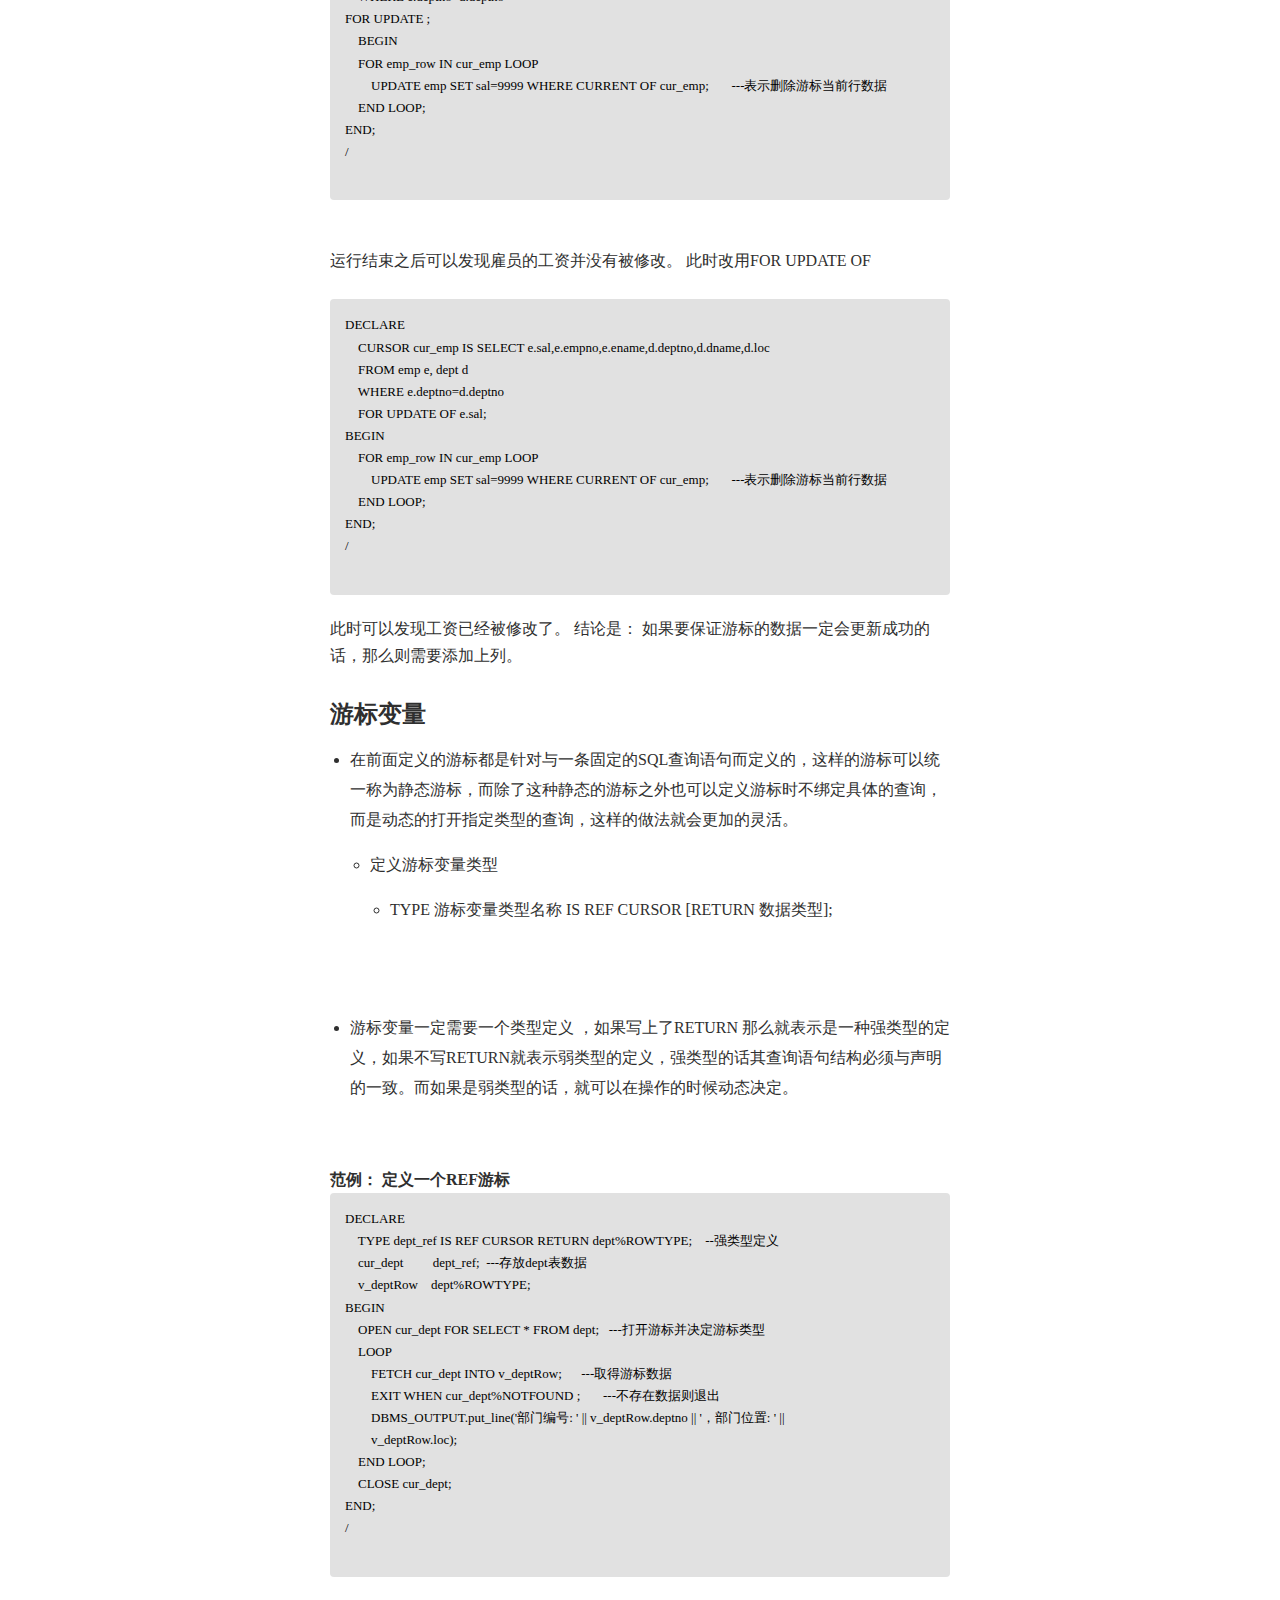
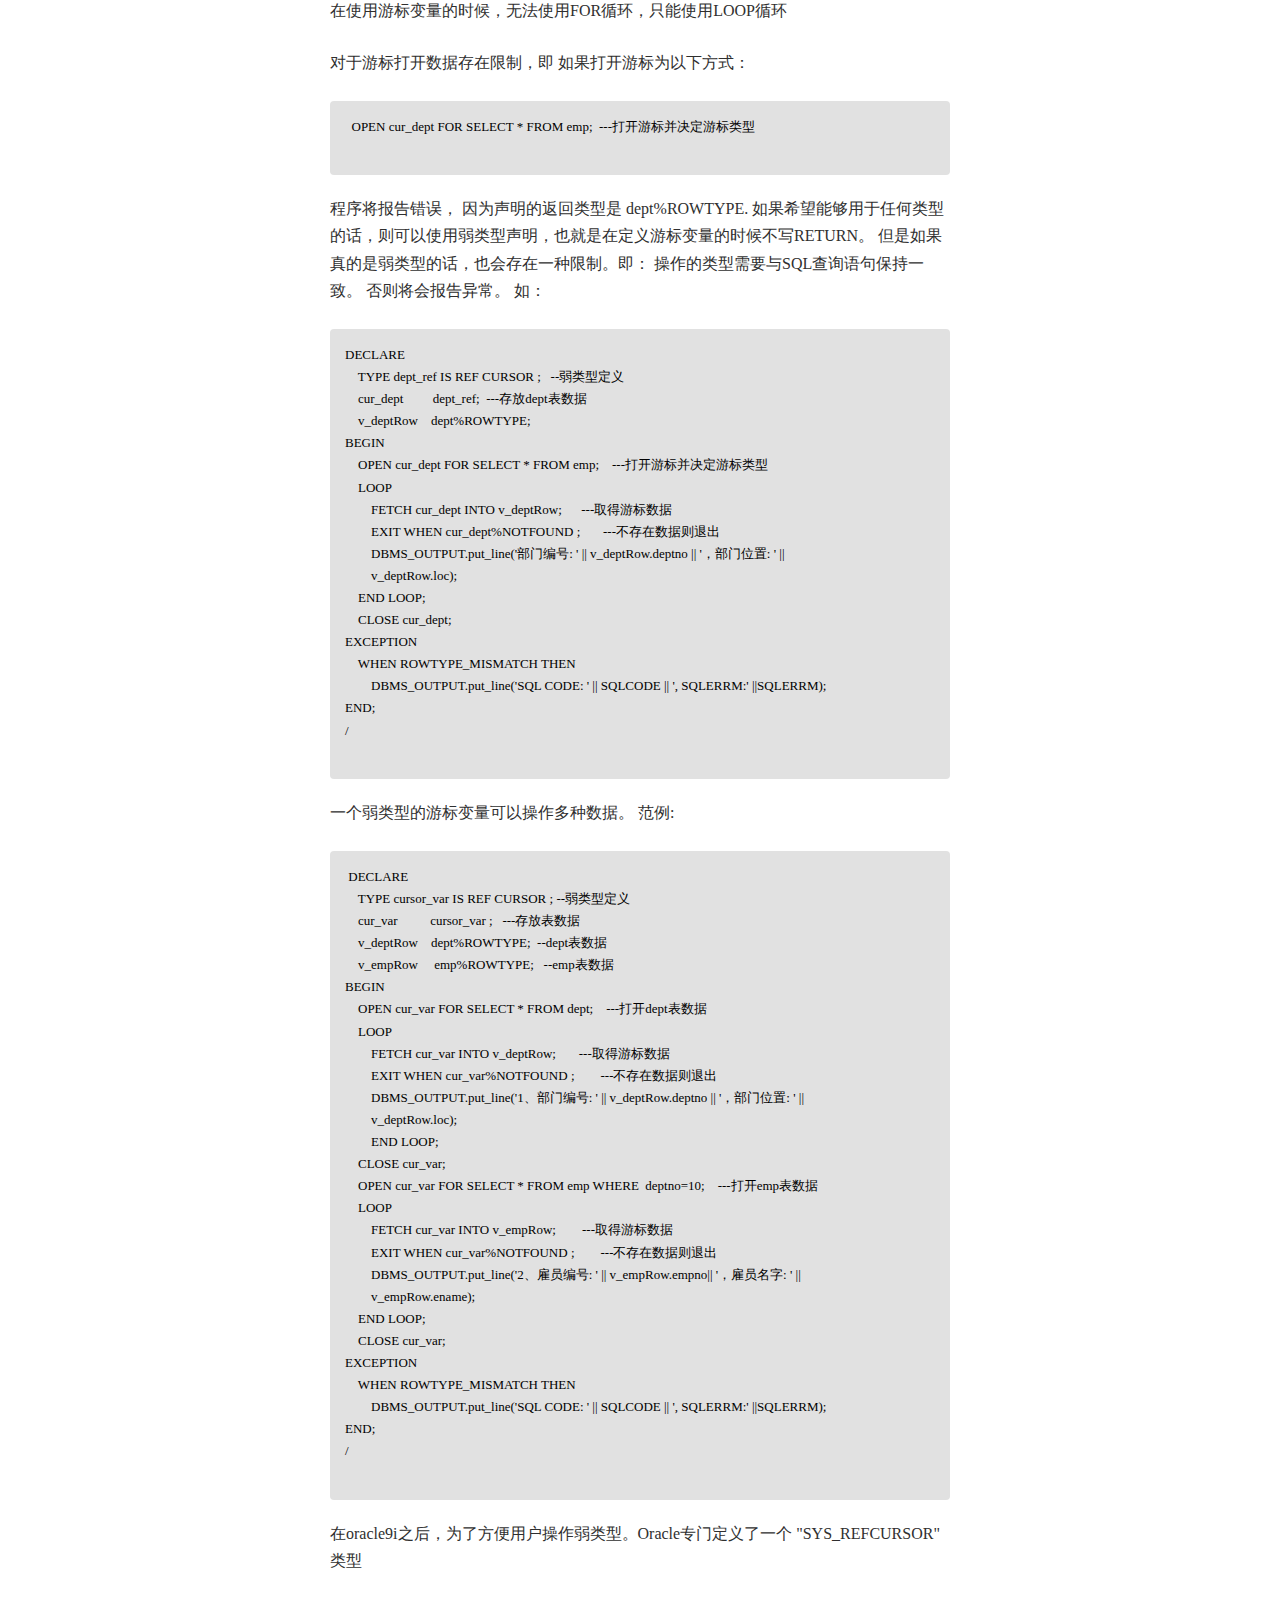
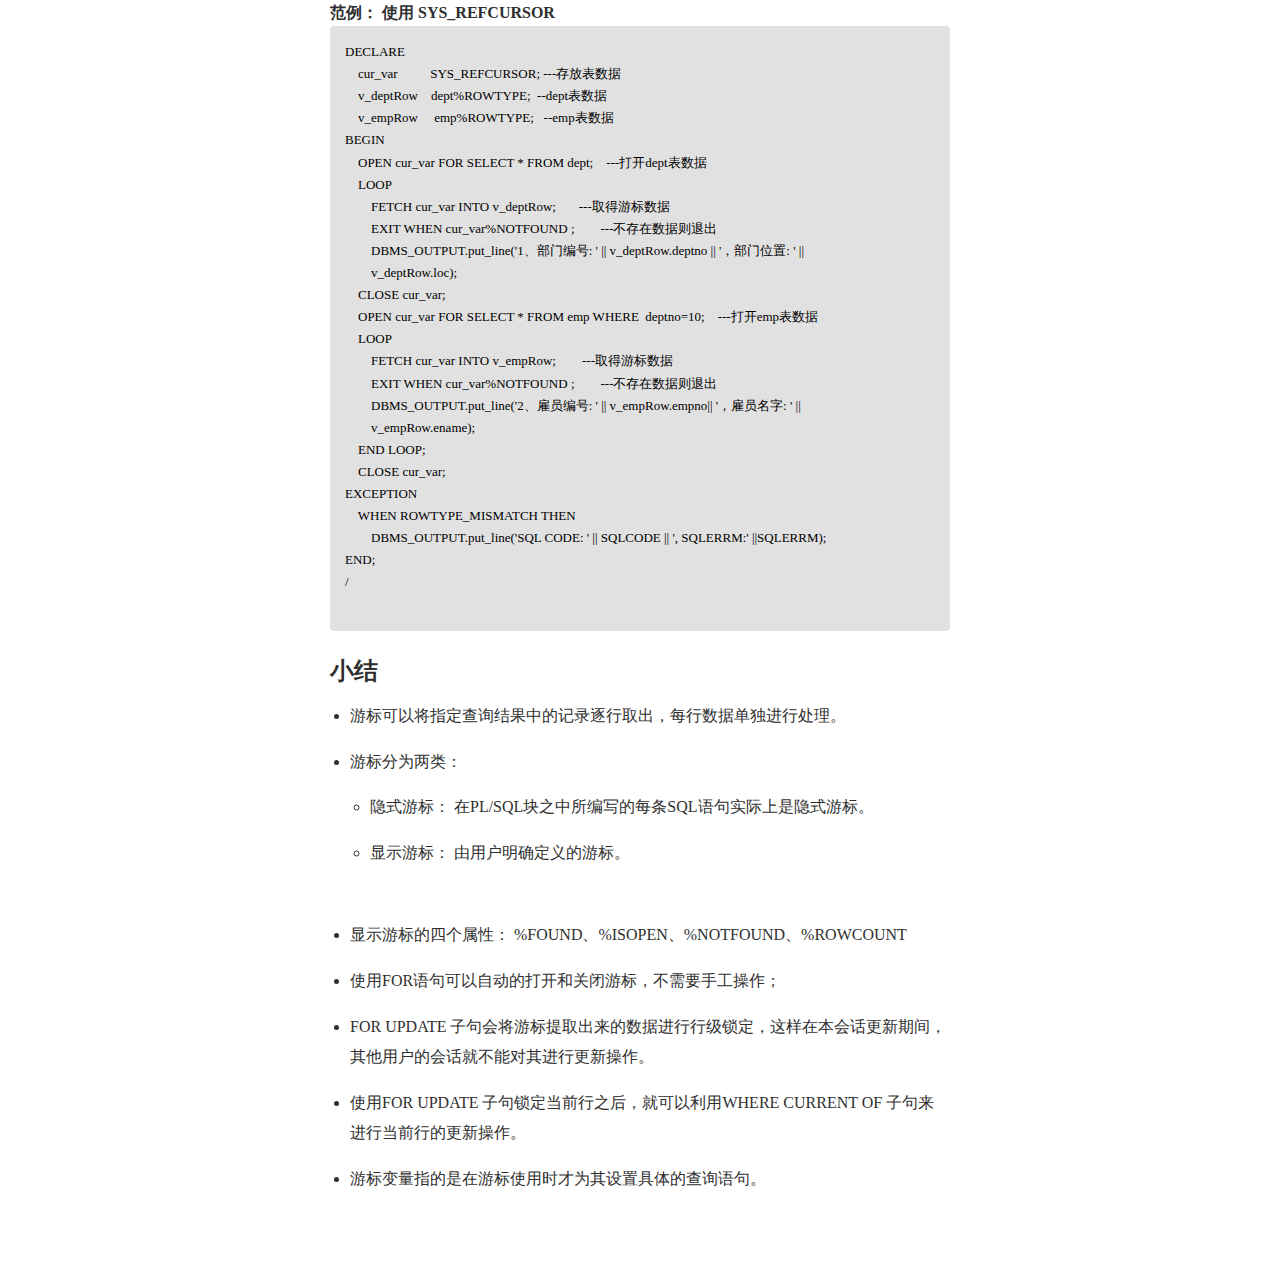
<file: src/main/webapp/Cursor.html>
﻿<!DOCTYPE html>
<html lang="zh-CH">
<head>
	<meta charset="UTF-8">
    <title>Oracle编程之游标</title>
    <link rel="icon" href="img/L-log.png">
	<link rel="stylesheet" href="css/Article.css">
    <link rel="stylesheet" href="css/homePage.css">
    <link rel="stylesheet" href="MyIcon/iconfont.css">
    <link rel="stylesheet" href="css/main.css">
    <base target="_blank">
    <meta name="keywords" content="书栈,技术分享,Oracle,C/C++,说栈,Oracle游标">
    <script src="js/jquery.js"></script>
    <script type="text/javascript" src="js/navigation.js"></script>
</head>
<body>
<nav  class="top-nav navbar-fixed nav-default" role="navigation">
        
        <div class="nav-box">
        <!--左方LOGO标签 -->
        <a href="homePage.jsp" class="M-log" >
            <!-- 书栈logo -->
            <img src="img/M-log.png" alt="">    
        </a>
        <!-- 写文章按钮 -->
        <a href="#" class="btn btn-write ">
            <i class="write-lg iconfont icon-maobi1"> 写文章</i>
        </a>
        <!-- 注册 -->
        <a href="#" class="btn sign-up">注册</a>
        <!-- 登录 -->
        <a href="#" class="btn log-in">登录</a>   
        <!-- 默认字体样式 -->
        <div class="style-mode">
            <a class="style-mode-btn">
                <i class="iconfont icon-Aa1 ic-mode"></i>
            </a>    
            <!-- 隐藏的更多模式 -->
            <div class="more-mode" style="left: 1018px; display: none;">
                <div class="meta">
                    <i class="iconfont icon-yueliang nav-night"></i>
                    <span>夜间模式</span>
                </div>
                <div class="switch day-night">
                    <a class="switch-btn">开</a>
                    <a class="switch-btn active">关</a>
                </div>
                 <hr>
                <div class="switch font-family-grounp">
                    <a class="switch-btn font-kai">楷体</a>
                    <a class="switch-btn font-you active">幼圆</a>
                </div>
                <div class="switch font-mode">
                    <a class="switch-btn active">简</a>
                    <a class="switch-btn ">繁</a>
                </div>
            </div>
        </div>
        
        <!-- 导航栏中间布局 -->
        <div class="container">
            <div class="navbar-collapse collapse in">
            <ul class="nav navbar-nav">
                <!-- 发现 -->
                <li class="tab active">
                    <a href="#">
                        <span class="menu-text">发现</span>
                        <i class="iconfont menu-icon icon-faxian"></i>
                    </a>
                </li>
                <li class="tab t-follows">
                    <a href="#">
                        <span class="menu-text">关注</span>
                        <i class="iconfont menu-icon icon-shuben"></i>
                    </a>
                </li>
                <li class="tab notification">
                    <a class="notification-btn">
                        <span class="menu-text">消息</span>
                        <i class="iconfont menu-icon icon-xiaoxi1"></i>
                    </a>
                    <!-- 下拉的消息列表 -->
                    <ul class="dropdown-menu">
                        <li>
                            <a href="#">
                                <i class="iconfont ic-comments icon-_huaban"></i>
                                <span>评论</span>
                            </a>
                        </li>
                        <li>
                            <a href="#">
                                <i class="iconfont ic-mail icon-youxiang"></i>
                                <span>简信</span>
                            </a>
                        </li>
                        <li>
                            <a href="#">
                                <i class="iconfont ic-request icon-faqiqingqiu"></i>
                                <span>投稿请求</span>
                            </a>
                        </li>
                        <li>
                            <a href="#">
                                <i class="iconfont ic-likes icon-xihuan"></i>
                                <span>喜欢和赞</span>
                            </a>
                        </li>
                        <li>
                            <a href="#">
                                <i class="iconfont ic-follows icon-guanzhu"></i>
                                <span>关注</span>
                            </a>
                        </li>
                        <li>
                            <a href="#">
                                <i class="iconfont ic-money icon-zanshangjilu"></i>
                                <span>赞赏和付费</span>
                            </a>
                        </li>
                        <li>
                            <a href="#">
                                <i class="iconfont ic-other icon-iconfontgengduo"></i>
                                <span>其他提醒</span>
                            </a>
                        </li>
                    </ul>
                </li>
                <!-- 搜索栏 -->
                <li class="search">
                    <form action="/search" target="_blank"method="get">
                        <input type="hidden" value="✓" name="uft8">
                        <input type="text" name="q" id="q"  autocomplete="off" placeholder="搜索" class="search-input">  
                        <a class="btn-search" href="javascript:void(null)">
                            <i class="iconfont ic-search icon-sousuo"></i>
                        </a>
                        <!-- 搜索栏提示 -->
                        <div id="navbar-search-tips">
                            <!-- 最近搜索趋势 -->
                            <div class="search-trending">
                                <div class="search-trending-header clearfix">
                                    <span>热门搜索</span>
                                    <a >
                                        <i class="iconfont icon-shuaxin ic-change"></i>
                                        换一批
                                    </a>
                                </div>
                                <ul class="search-trending-tags">
                                    <li>
                                        <a href="#">区块链</a>
                                    </li>
                                    <li>
                                        <a href="#">小程序</a>
                                    </li>
                                    <li>
                                        <a href="#">C++</a>
                                    </li>
                                    <li>
                                        <a href="#">畅销书</a>
                                    </li>
                                    <li>
                                        <a href="#">网络编程</a>
                                    </li>
                                    <li>
                                        <a href="#">美食</a>
                                    </li>
                                    <li>
                                        <a href="#">创意</a>
                                    </li>
                                </ul>
                            </div>
                        </div>
                    </form>
                </li>
                </ul>
                </div>
            </div>
        </div>
    </nav>
    <div class="note">
        <div id="note-fixed-ad-container">
        <div id="fixed-ad-container">
            <div style='display:  block;'>
                <a href="#" id='web-note-ad-fixed'>
                    <span class='close'>×</span>
                </a>
            </div>
            <div id="write-notes-ad"></div>
            <div id="youdao-fixed-ad"></div>
            <div id="yuxi-fixed-ad"></div>
            <div id="_so_pdsBy_0"></div>
        </div>
        </div>
        <div class="post">
            <div class="article">  <!-- 文章-->
            <h1 class="title">Oracle游标</h1>
                <div class="author">
                    <a class="avatar" href="https://me.csdn.net/David_TD" target="_blank">
                         <img src="img/avatar.jpg">
                    </a>
                    <div class="info">
                         <span class="name">
                            <a href="http://www.tblack.cn" target="_blank">书栈</a>
                        </span>
                         
                         <div props-data-classes="user-follow-button-header" data-author-follow-button></div>
                         <!-- 文章数据信息 -->
                         <div class="meta">
                         <!-- 如果文章更新时间大于发布时间，那么使用 tool tip 显示更新时间 -->
                         <span class="publish-time" data-toggle="tooltip" data-placement="bottom" title="最后编辑于 2019.02.18 18:53">2019.03.27 9:30*</span>
                         <span class="wordage"></span>
                         </div>
                    </div>
                </div>
                <!-- 文章内容 -->
                <div data-note-content class="show-content">
                    <div class="show-content-free">
                        <h2>游标</h2>
                        <p>在使用SQL编写查询语句的时候，所有的查询结果都会直接显示给用户，但是在很多情况下，用户需要对返回结果中的每一条数据分别进行操作，则这个时候普通的查询语句就无法使用了，那么就可以通过结果集（由查询语句返回完整的行集合叫做结果集）来接收，之后就可以利用游标来进行操作。</p>
                       
                        <h2>游标分类</h2>
                        <strong style='text-indent:2em'>在Oracle数据中之中 ，游标分为以下两种类型：</strong>
                            <ul>
                                <li>静态游标： 结果集已经存在（静态定义）的游标。分为隐式游标和显示游标。</li>
                                <ul>
                                    <li >隐式游标： 所有DML语句为隐式游标，通过隐式游标属性可以获取SQL语句信息.</li>
                                     <li >显示游标：   用户显示声明的游标，即指定结果集。 当查询返回结果超过一行时，就需要一个显示游标.</li>
                                </ul>
                                <li>REF 游标： 动态关联结果集的临时对象。</li>
                            </ul>
                        <h2>隐式游标</h2>
                        <div class="image-caption">
                                <img src="img/ImplicitCursor.png" alt="隐式游标">
                        </div>
                        </div>

                        <p>在PL/SQL块之中写的每条SQL语句其实上就是隐式游标。 通过在DML操作之后使用 ‘SQL%ROWCOUNT’ 属性，可以知道语句所改变的行数（INSERT 、 UPDATE 、DELETE返回更新行数,SELECT 返回查询行数)</p>
                        <br>
                        <strong>范例：验证 SQL%ROWCOUNT</strong>
                        <pre class='source-code'>
DECLARE
    v_count          NUMBER;
BEGIN
    SELECT COUNT(*) INTO v_count FROM dept; ---返回一行数据
    DBMS_OUTPUT.put_line('SQL%ROWCOUNT = ' || SQL%ROWCOUNT);
END;
/
                        </pre>
                        <br>
                        <strong>范例：通过更新操作观察影响的函数</strong>
                        <pre class="source-code">
DECLARE
BEGIN
    UPDATE dept SET  dname='BlueDream'; ---返回多行数据
    DBMS_OUTPUT.put_line('SQL%ROWCOUNT = ' || SQL%ROWCOUNT);
END;
/
                        </pre>
                        <p>
                            对于隐式游标也分为： 多行隐式游标 和 单行隐式游标
                        </p>
                        <p>单行隐式游标主要是返回单行数据：</p>
                        <strong>范例:</strong>
                        <pre class="source-code">
DECLARE
    v_empRow         emp%ROWTYPE;
BEGIN
    SELECT * INTO v_empRow FROM emp WHERE empno=7369;
    IF SQL%FOUND THEN
         DBMS_OUTPUT.put_line('雇员编号: ' || v_empRow.empno ||' 雇员姓名: ' || v_empRow.ename || ' 雇员工作: ' || v_empRow.job);
END IF;
END;
/
                        </pre>
                        <strong>范例： 多行隐式游标 。 主要是返回多行数据</strong>
                        <pre class='source-code'>
DECLARE
BEGIN
    UPDATE dept SET dname='BLUEDREAM';
    IF SQL%FOUND THEN
        DBMS_OUTPUT.put_line('更新的行数为: ' || SQL%ROWCOUNT);
    ELSE 
        DBMS_OUTPUT.put_line('没有记录被更新');
    END IF;
END;
/ 
                        </pre>
                        <h2>显示游标</h2>
                        <ul>
                            <li>隐式游标是用户操作SQL自动生成的，而显示游标的话指的是在声明块中直接定义的游标，而在每一个游标之中，都会保存SELECT查询后的返回结果，显示游标的创建语法如下：
                            <ul>
                                <li>创建显示游标
                                    <pre class='source-code'>
CURSOR 游标名称([参数列表]) [ RETURN 返回类型]
        IS 子查询
[FOR UPDATE [OF 数据列，数据列...] [NOWAIT]];
                                    </pre>
                                </li>
                            </ul>
                            </li>
                            <li>在PL/SQL中显示游标的操作步骤如下：
                                <ul>
                                    <li>第一步： 声明游标(CURSOR 游标名称 IS 查询语句）。 使用CURSOR 定义</li>
                                    <li>第二步： 为查询打开游标，（语法： OPEN 游标名称）。 使用OPEN操作，当游标打开时会首先检查绑定此游标的变量内容，之后再确定所使用的查询结果集，最后游标将指向结果集的第一行。如果用户定义的就是一个带有参数的游标，则会在打开游标的时候为游标设置指定的参数值。</li>
                                    <li>第三步： 取得结果放入PL/SQL变量之中（语法： FETCH 游标名称 INTO ROWTYPE 变量)。 使用循环和FETCH....INTO....操作。</li>
                                    <li>第四步： 关闭游标（语法： CLOSE 游标名称)。 使用CLOSE操作</li>
                                </ul>
                            </li>
                        </ul>
                        <p></p>
                        <strong>游标属性</strong>
                        <img src="img/ImplicitCursor.png" alt="游标属性">
                        <p></p>
                        <strong>范例： 定义显示游标</strong>
                        <p></p>
                        <pre class="source-code">
DECLARE
    CURSOR  cur_emp IS SELECT * FROM emp;
    v_empRow         emp%ROWTYPE;
BEGIN
    ---判断游标是否被打开
    IF cur_emp%ISOPEN THEN
        NULL;   --什么都不做
    ELSE
        OPEN cur_emp;       ---打开游标
    END IF;
    ---默认情况下游标在第一行数据上
    FETCH cur_emp INTO v_empRow ;       ---取得第一行数据
        DBMS_OUTPUT.put_line('雇员编号: ' ||v_empRow.empno || ' 雇员姓名: ' || 
        v_empRow.ename || ' 雇员工作: ' || v_empRow.job);
    CLOSE cur_emp;
END;
/

                        </pre>
                        <p></p>
                        <strong>此时使用FETCH取得了第一行的数据。可以使用WHILE LOOP持续输出数据</strong>
                        <pre class='source-code'>
DECLARE
    CURSOR  cur_emp IS SELECT * FROM emp;
    v_empRow         emp%ROWTYPE;
BEGIN
    ---判断游标是否被打开
    IF cur_emp%ISOPEN THEN
        NULL;   --什么都不做
    ELSE
        OPEN cur_emp;       ---打开游标
    END IF;
    ---默认情况下游标在第一行数据上
    FETCH cur_emp INTO v_empRow ;       ---取得第一行数据
    WHILE cur_emp%FOUND LOOP
        DBMS_OUTPUT.put_line('雇员编号: ' ||v_empRow.empno || ' 雇员姓名: ' || 
        v_empRow.ename || ' 雇员工作: ' || v_empRow.job);
    FETCH cur_emp INTO v_empRow ;       --取得下一行数据
    END LOOP;
    CLOSE cur_emp;
END;
/
                        </pre>
                        <p></p>
                        <strong>程序流程图</strong>
                        <img src="img/cursorFC.png" alt="程序流程图">
                        <p></p>
                        <strong>范例： 游标未打开异常</strong>
                        <pre class="source-code">
DECLARE
    CURSOR  cur_emp IS SELECT * FROM emp;
    v_empRow         emp%ROWTYPE;
BEGIN

    ---默认情况下游标在第一行数据上
    FETCH cur_emp INTO v_empRow ;       ---取得第一行数据
        DBMS_OUTPUT.put_line('雇员编号: ' ||v_empRow.empno || ' 雇员姓名: ' || 
        v_empRow.ename || ' 雇员工作: ' || v_empRow.job);
    CLOSE cur_emp;
EXCEPTION
    WHEN INVALID_CURSOR THEN
        DBMS_OUTPUT.put_line('程序出错, SQL CODE = ' || SQLCODE || ' SQLERRM' || 
        SQLERRM);
END;
/
                        </pre>
                        <p></p>
                        <strong>范例： 使用FOR来完成操作游标</strong>
                        <pre class="source-code">
DECLARE
    CURSOR  cur_emp IS SELECT * FROM emp;
    v_empRow         emp%ROWTYPE;
BEGIN
    FOR v_empRow IN cur_emp LOOP
      DBMS_OUTPUT.put_line('雇员编号: ' ||v_empRow.empno || ' 雇员姓名: ' || 
      v_empRow.ename || ' 雇员工作: ' || v_empRow.job);
    END LOOP;
END;
/ 
                        </pre>
                        <p></p>
                        <strong>对于游标中的数据，也可以直接保存在索引表之中，直接就可以使用下标的方式进行操作。 <br></strong>
                        <strong>范例：</strong>
                        <pre class="source-code">
DECLARE 
    CURSOR cur_emp IS SELECT * FROM emp;    ---将表中数据传递给游标
    TYPE emp_index IS TABLE OF emp%ROWTYPE INDEX BY PLS_INTEGER;
    v_emp        emp_index;
BEGIN
    FOR emp_row IN cur_emp LOOP
        v_emp(emp_row.empno) := emp_row; ---使用雇员编号作为索引来保存雇员信息
    END LOOP;

    ---之后通过雇员编号作为索引访问数据
    DBMS_OUTPUT.put_line('雇员编号: 7369' ||'  雇员姓名: ' || v_emp(7369).ename || '雇员工作: '
    || v_emp(7369).job);
END;
/
                        </pre>
                        <p></p>
                        <br>
                        <strong>范例：在动态SELECT 中使用游标 通过输入两个范围来查询</strong>
                        <pre class="source-code">
DECLARE 
    v_lowsal             emp.sal%type := &inputlowersal;
    v_highsal            emp.sal%type := &inputhigesal;
    CURSOR cur_emp IS SELECT * FROM emp WHERE sal BETWEEN v_lowsal AND v_highsal;   ---将表中数据传递给游标
    TYPE emp_index IS TABLE OF emp%ROWTYPE INDEX BY PLS_INTEGER;
BEGIN
    FOR emp_row IN cur_emp LOOP
        DBMS_OUTPUT.put_line('雇员编号:'  || emp_row .empno || '  雇员姓名: ' || emp_row.ename || ' 雇员工作: ' || emp_row.job ||  ' 雇员工资: ' || emp_row.sal);
    END LOOP;
END;
/
                        </pre>
                        <br>
                        <p>游标也是可以进行参数传递的，这种操作叫做是参数游标。</p>
                        <strong>范例：</strong>
                        <pre class="source-code">
DECLARE 
    CURSOR cur_emp(p_dno emp.deptno%TYPE) IS SELECT * FROM emp 
    WHERE p_dno = deptno;   -- 通过参数传递
BEGIN
    ---由用户输入部门号进行查找
    FOR emp_row IN cur_emp(&inputdeptno) LOOP
         DBMS_OUTPUT.put_line('雇员编号:'  || emp_row .empno || '  雇员姓名: ' || emp_row.ename || ' 雇员工作: ' || emp_row.job ||  ' 雇员工资: ' || emp_row.sal);
    END LOOP;
END;
/ 
---也就是说游标内的内容可以由用户自己进行定义
                        </pre>
                        <br>
                        <p>如果用户现在使用的是嵌套表保存的游标内容的话，那么在游标中还有一个方便的支持，利用FETCH BULK COLLECT 语句可以一次性取出游标内的全部内容。</p>
                        <strong><br>范例：</strong>
                        <pre class="source-code">
DECLARE
    TYPE dept_nested IS TABLE OF dept%ROWTYPE;
    CURSOR cur_emp IS SELECT * FROM dept;
    v_dept        dept_nested;
BEGIN
    IF cur_emp%ISOPEN THEN
        NULL;
    ELSE
        OPEN cur_emp;
    END IF;
    FETCH cur_emp BULK COLLECT INTO v_dept;
    FOR x IN v_dept.FIRST .. v_dept.LAST LOOP
        DBMS_OUTPUT.put_line('部门编号: ' || v_dept(x).deptno || '，部门名字:' ||    
        v_dept(x).dname || ' ，部门地址: ' || v_dept(x).loc);
    END LOOP;
    CLOSE cur_emp;
END;
/
                        </pre>
                        <br>
                        <p>如果想要限制取得的数据量可以使用： FETCH ... BULK COLLECT INTO ... LIMIT</p>
                        <strong>范例： 将游标数据保存在可变数组中</strong>
                        <pre class="source-code">
DECLARE
    TYPE dept_varray IS VARRAY(2) OF dept%ROWTYPE;
    CURSOR cur_emp IS SELECT * FROM dept;
    v_dept        dept_varray;
    v_rows        NUMBER := 2;      ---每次只取两条数据
    v_offset         NUMBER := 1;       ---取得数据的偏移量
BEGIN
    IF cur_emp%ISOPEN THEN
        NULL;
    ELSE
        OPEN cur_emp;
    END IF;
    FETCH cur_emp BULK COLLECT INTO v_dept  LIMIT v_rows; ---限制每次数据的取得量
    ---如果想要取得的数据少于多少条，也可以使用偏移量
    FOR x IN v_dept.FIRST .. (v_dept.LAST - v_offset) LOOP
        DBMS_OUTPUT.put_line('部门编号: ' || v_dept(x).deptno || '，部门名字:' ||    
        v_dept(x).dname || ' ，部门地址: ' || v_dept(x).loc);
    END LOOP;
    CLOSE cur_emp;
END;
/
                        </pre>
                        <h2>修改游标数据</h2>
                        <strong>范例：一次上涨所有人的工资</strong>
                        <ul>
                            <li>10部门上涨 10%</li>
                            <li>20部门上涨 15%</li>
                            <li>30部门上涨 20%</li>    
                        </ul>
                        <strong>但是每一位雇员最高上涨量不能超过5000. 此时只能通过游标来完成</strong>
                        <pre class="source-code">
DECLARE
    CURSOR cur_emp IS SELECT * FROM emp; --- emp表数据
BEGIN
    FOR emp_row IN cur_emp LOOP
        IF emp_row.deptno=10 AND (emp_row.sal*0.1) < 5000 THEN
            UPDATE emp SET sal=sal*1.1 WHERE empno=emp_row.empno;
        ELSIF emp_row.deptno=20 AND (emp_row.sal*0.15) < 5000 THEN
            UPDATE emp SET sal=sal*1.15 WHERE empno=emp_row.empno;
        ELSIF emp_row.deptno=30 AND (emp_row.sal*0.2) < 5000 THEN
            UPDATE emp SET sal=sal*1.2 WHERE empno=emp_row.empno;
        END IF;
    END LOOP;
    DBMS_OUTPUT.put_line('更新完成');
END;
/
                        </pre>
                        <h3>FOR UPDATE 子句</h3>
                        <ul>
                            <li>如果创建的游标需要执行更新或者删除的操作必须带有FOR UPDATE 子句 。 FOR UPDATE 子句会将游标提取出来的数据进行行级锁定，这样在本会话更新期间，其他用户的会话就不能对当前游标中数据行进行更新操作，而在使用FOR UPDATE 语句的时候可以使用如下两种形式。
                                <ul>
                                    <li>
                                        FOR UPDATE [OF 列,...]
                                        <ul>
                                            <li>
                                                此语句将为游标中的数据列增加行级锁定，这样游标在更新时，其他用户的会话将无法更新指定范围数据。
                                            </li>
                                            <li>
                                                范例： 为游标数据增加行级锁
                                                <ul>
                                                    <li>
                                                        CURSOR cur_emp IS SELECT * FROM emp FOR UPDATA  OF sal ,comm;
                                                    </li>
                                                </ul>
                                            </li>
                                        </ul>
                                    </li>
                                    <li>FOR UPDATE NOWAIT
                                        <ul>
                                            <li>
                                                在Oracle之中，所有的事务都是具备隔离性的，当一个用户会话更新数据且事务未提交时，其他的用户会话是无法进行更新的，如果此时执行游标数据的更新操作，那么就进行到死锁的状态。为了避免游标出现死锁的情况，可以在创建的时候使用 FOR UPDATE NOWAIT子句，如果发现更新的数据已经被锁定，将不会进行等待而是立马返回。
                                            </li>
                                        </ul>
                                    </li>
                                </ul>
                            </li>
                        </ul>
                        <br>
                        <strong>范例：创建一个不等待的游标</strong>
                        <pre class="source-code">
DECLARE
    CURSOR cur_emp IS SELECT * FROM emp  FOR UPDATE NOWAIT;
BEGIN   
    FOR emp_row IN cur_emp LOOP
        UPDATE emp SET sal=9999 WHERE empno=emp_row.empno;
    END LOOP;
END;
/
                        </pre>
                        <p>当其他用户正在操作数据的时候</p>
                        <img src="img/forUpdate.png" alt="等待其他用户更新完成">
                        <p>如果不使用NOWAIT创建的话，将会出现进行等待其他用户数据操作完毕。</p>
                        <br>
                        <p>使用UPDATE FOR 可以进行行级锁定。并且使用WHERE CURRENT OF 子句可以进行当前行的更新或者删除操作。</p>
                        <pre class="source-code">
DECLARE
    CURSOR cur_emp IS SELECT * FROM emp  FOR UPDATE ;
BEGIN   
    FOR emp_row IN cur_emp LOOP
        UPDATE emp SET sal=9999 WHERE CURRENT OF cur_emp;       ---表示更新当前行的游标数据
    END LOOP;
END;
/

                        </pre>
                        <br>
                        <strong>范例： 删除游标数据行</strong>
                        <pre class="source-code">
DECLARE
    CURSOR cur_emp IS SELECT * FROM emp  FOR UPDATE ;
BEGIN   
    FOR emp_row IN cur_emp LOOP
        DELETE emp  WHERE CURRENT OF cur_emp;       ---表示删除游标当前行数据
    END LOOP;
END;
/
                        </pre>
                        <p>对于FOR UPDATE  和 FOR UPDATE OF 列 的区别可以在多表查询中体现。</p>
                        <strong>范例： 创建多表查询的游标</strong>
                        <pre class="source-code">
DECLARE
    CURSOR cur_emp IS SELECT e.sal,e.empno,e.ename,d.deptno,d.dname,d.loc 
    FROM emp e, dept d
    WHERE e.deptno=d.deptno
FOR UPDATE ;
    BEGIN   
    FOR emp_row IN cur_emp LOOP
        UPDATE emp SET sal=9999 WHERE CURRENT OF cur_emp;       ---表示删除游标当前行数据
    END LOOP;
END;
/
                        </pre>
                        <br>
                        <p>运行结束之后可以发现雇员的工资并没有被修改。 此时改用FOR UPDATE OF</p>
                        <pre class="source-code">
DECLARE
    CURSOR cur_emp IS SELECT e.sal,e.empno,e.ename,d.deptno,d.dname,d.loc 
    FROM emp e, dept d
    WHERE e.deptno=d.deptno
    FOR UPDATE OF e.sal;
BEGIN   
    FOR emp_row IN cur_emp LOOP
        UPDATE emp SET sal=9999 WHERE CURRENT OF cur_emp;       ---表示删除游标当前行数据
    END LOOP;
END;
/
                        </pre>
                        <p>此时可以发现工资已经被修改了。 结论是： 如果要保证游标的数据一定会更新成功的话，那么则需要添加上列。</p>
                        <h2>游标变量</h2>
                        <ul>
                            <li>在前面定义的游标都是针对与一条固定的SQL查询语句而定义的，这样的游标可以统一称为静态游标，而除了这种静态的游标之外也可以定义游标时不绑定具体的查询，而是动态的打开指定类型的查询，这样的做法就会更加的灵活。
                                <ul>
                                    <li>定义游标变量类型
                                        <ul><li>TYPE 游标变量类型名称 IS REF CURSOR [RETURN 数据类型];</li></ul>
                                    </li>
                                </ul>
                            </li>
                            <li>游标变量一定需要一个类型定义 ，如果写上了RETURN 那么就表示是一种强类型的定义，如果不写RETURN就表示弱类型的定义，强类型的话其查询语句结构必须与声明的一致。而如果是弱类型的话，就可以在操作的时候动态决定。</li>
                        </ul>
                        <br>
                        <strong>范例： 定义一个REF游标</strong>
                        <pre class="source-code">
DECLARE
    TYPE dept_ref IS REF CURSOR RETURN dept%ROWTYPE;    --强类型定义
    cur_dept         dept_ref;  ---存放dept表数据
    v_deptRow    dept%ROWTYPE;
BEGIN
    OPEN cur_dept FOR SELECT * FROM dept;   ---打开游标并决定游标类型
    LOOP
        FETCH cur_dept INTO v_deptRow;      ---取得游标数据
        EXIT WHEN cur_dept%NOTFOUND ;       ---不存在数据则退出
        DBMS_OUTPUT.put_line('部门编号: ' || v_deptRow.deptno || '，部门位置: ' ||
        v_deptRow.loc);
    END LOOP;
    CLOSE cur_dept;
END;
/
                        </pre>
                        <p>在使用游标变量的时候，无法使用FOR循环，只能使用LOOP循环</p>
                        <p>对于游标打开数据存在限制，即 如果打开游标为以下方式：</p>
                        <pre class="source-code">
  OPEN cur_dept FOR SELECT * FROM emp;  ---打开游标并决定游标类型
                        </pre>
                        <p>程序将报告错误， 因为声明的返回类型是 dept%ROWTYPE.
                        如果希望能够用于任何类型的话，则可以使用弱类型声明，也就是在定义游标变量的时候不写RETURN。
                        但是如果真的是弱类型的话，也会存在一种限制。即： 操作的类型需要与SQL查询语句保持一致。
                        否则将会报告异常。 如：</p>
                        <pre class="source-code">
DECLARE
    TYPE dept_ref IS REF CURSOR ;   --弱类型定义
    cur_dept         dept_ref;  ---存放dept表数据
    v_deptRow    dept%ROWTYPE;
BEGIN
    OPEN cur_dept FOR SELECT * FROM emp;    ---打开游标并决定游标类型
    LOOP
        FETCH cur_dept INTO v_deptRow;      ---取得游标数据
        EXIT WHEN cur_dept%NOTFOUND ;       ---不存在数据则退出
        DBMS_OUTPUT.put_line('部门编号: ' || v_deptRow.deptno || '，部门位置: ' ||
        v_deptRow.loc);
    END LOOP;
    CLOSE cur_dept;
EXCEPTION
    WHEN ROWTYPE_MISMATCH THEN
        DBMS_OUTPUT.put_line('SQL CODE: ' || SQLCODE || ', SQLERRM:' ||SQLERRM);
END;
/
                        </pre>
                        <p>一个弱类型的游标变量可以操作多种数据。 范例:</p>
                        <pre class="source-code">
 DECLARE
    TYPE cursor_var IS REF CURSOR ; --弱类型定义
    cur_var          cursor_var ;   ---存放表数据
    v_deptRow    dept%ROWTYPE;  --dept表数据
    v_empRow     emp%ROWTYPE;   --emp表数据
BEGIN
    OPEN cur_var FOR SELECT * FROM dept;    ---打开dept表数据
    LOOP
        FETCH cur_var INTO v_deptRow;       ---取得游标数据
        EXIT WHEN cur_var%NOTFOUND ;        ---不存在数据则退出
        DBMS_OUTPUT.put_line('1、部门编号: ' || v_deptRow.deptno || '，部门位置: ' ||
        v_deptRow.loc);
        END LOOP;
    CLOSE cur_var;
    OPEN cur_var FOR SELECT * FROM emp WHERE  deptno=10;    ---打开emp表数据
    LOOP
        FETCH cur_var INTO v_empRow;        ---取得游标数据
        EXIT WHEN cur_var%NOTFOUND ;        ---不存在数据则退出
        DBMS_OUTPUT.put_line('2、雇员编号: ' || v_empRow.empno|| '，雇员名字: ' ||
        v_empRow.ename);
    END LOOP;
    CLOSE cur_var;
EXCEPTION
    WHEN ROWTYPE_MISMATCH THEN
        DBMS_OUTPUT.put_line('SQL CODE: ' || SQLCODE || ', SQLERRM:' ||SQLERRM);
END;
/
                        </pre>
                        <p>在oracle9i之后，为了方便用户操作弱类型。Oracle专门定义了一个 "SYS_REFCURSOR" 类型</p>
                        <strong>范例： 使用 SYS_REFCURSOR</strong>
                        <pre class="source-code">
DECLARE
    cur_var          SYS_REFCURSOR; ---存放表数据
    v_deptRow    dept%ROWTYPE;  --dept表数据
    v_empRow     emp%ROWTYPE;   --emp表数据
BEGIN
    OPEN cur_var FOR SELECT * FROM dept;    ---打开dept表数据
    LOOP
        FETCH cur_var INTO v_deptRow;       ---取得游标数据
        EXIT WHEN cur_var%NOTFOUND ;        ---不存在数据则退出
        DBMS_OUTPUT.put_line('1、部门编号: ' || v_deptRow.deptno || '，部门位置: ' ||
        v_deptRow.loc);
    CLOSE cur_var;
    OPEN cur_var FOR SELECT * FROM emp WHERE  deptno=10;    ---打开emp表数据
    LOOP
        FETCH cur_var INTO v_empRow;        ---取得游标数据
        EXIT WHEN cur_var%NOTFOUND ;        ---不存在数据则退出
        DBMS_OUTPUT.put_line('2、雇员编号: ' || v_empRow.empno|| '，雇员名字: ' ||
        v_empRow.ename);
    END LOOP;
    CLOSE cur_var;
EXCEPTION
    WHEN ROWTYPE_MISMATCH THEN
        DBMS_OUTPUT.put_line('SQL CODE: ' || SQLCODE || ', SQLERRM:' ||SQLERRM);
END;
/
                        </pre>
                        <h2>小结</h2>
                        <ul>
                            <li>游标可以将指定查询结果中的记录逐行取出，每行数据单独进行处理。</li>
                            <li>游标分为两类：
                                <ul>
                                    <li>隐式游标： 在PL/SQL块之中所编写的每条SQL语句实际上是隐式游标。</li>
                                    <li>显示游标： 由用户明确定义的游标。</li>
                                </ul>
                            </li>
                            <li>显示游标的四个属性： %FOUND、%ISOPEN、%NOTFOUND、%ROWCOUNT</li>
                            <li>使用FOR语句可以自动的打开和关闭游标，不需要手工操作；</li>
                            <li>FOR UPDATE 子句会将游标提取出来的数据进行行级锁定，这样在本会话更新期间，其他用户的会话就不能对其进行更新操作。</li>
                            <li>使用FOR UPDATE 子句锁定当前行之后，就可以利用WHERE CURRENT OF 子句来进行当前行的更新操作。</li>
                            <li>游标变量指的是在游标使用时才为其设置具体的查询语句。</li>
                        </ul>
                </div>    <!--- show-content -->
            </div>      <!-- article-->
        </div>  <!--- post-->
    </div>      <!--    note-->
    
    <!-- 回到顶部 -->
    <div class="side-tool">
        <ul>
            <li>
                <a  class="function-button" href="#top" target="_self">
                    <i class="iconfont icon-shang ic-shang"></i>
                </a>
            </li>
        </ul>
    </div>
    <!-- 跳转到底部 -->
     <div class="side-tool-2">
        <ul>
            <li>
                <a  class="function-button" href="#bottom" target="_self">
                    <i class="iconfont icon-xia ic-xia"></i>
                </a>
            </li>
        </ul>
    </div>
    <!-- 底部 -->
    <div id="bottom"></div>
</body>
</html>
</file>
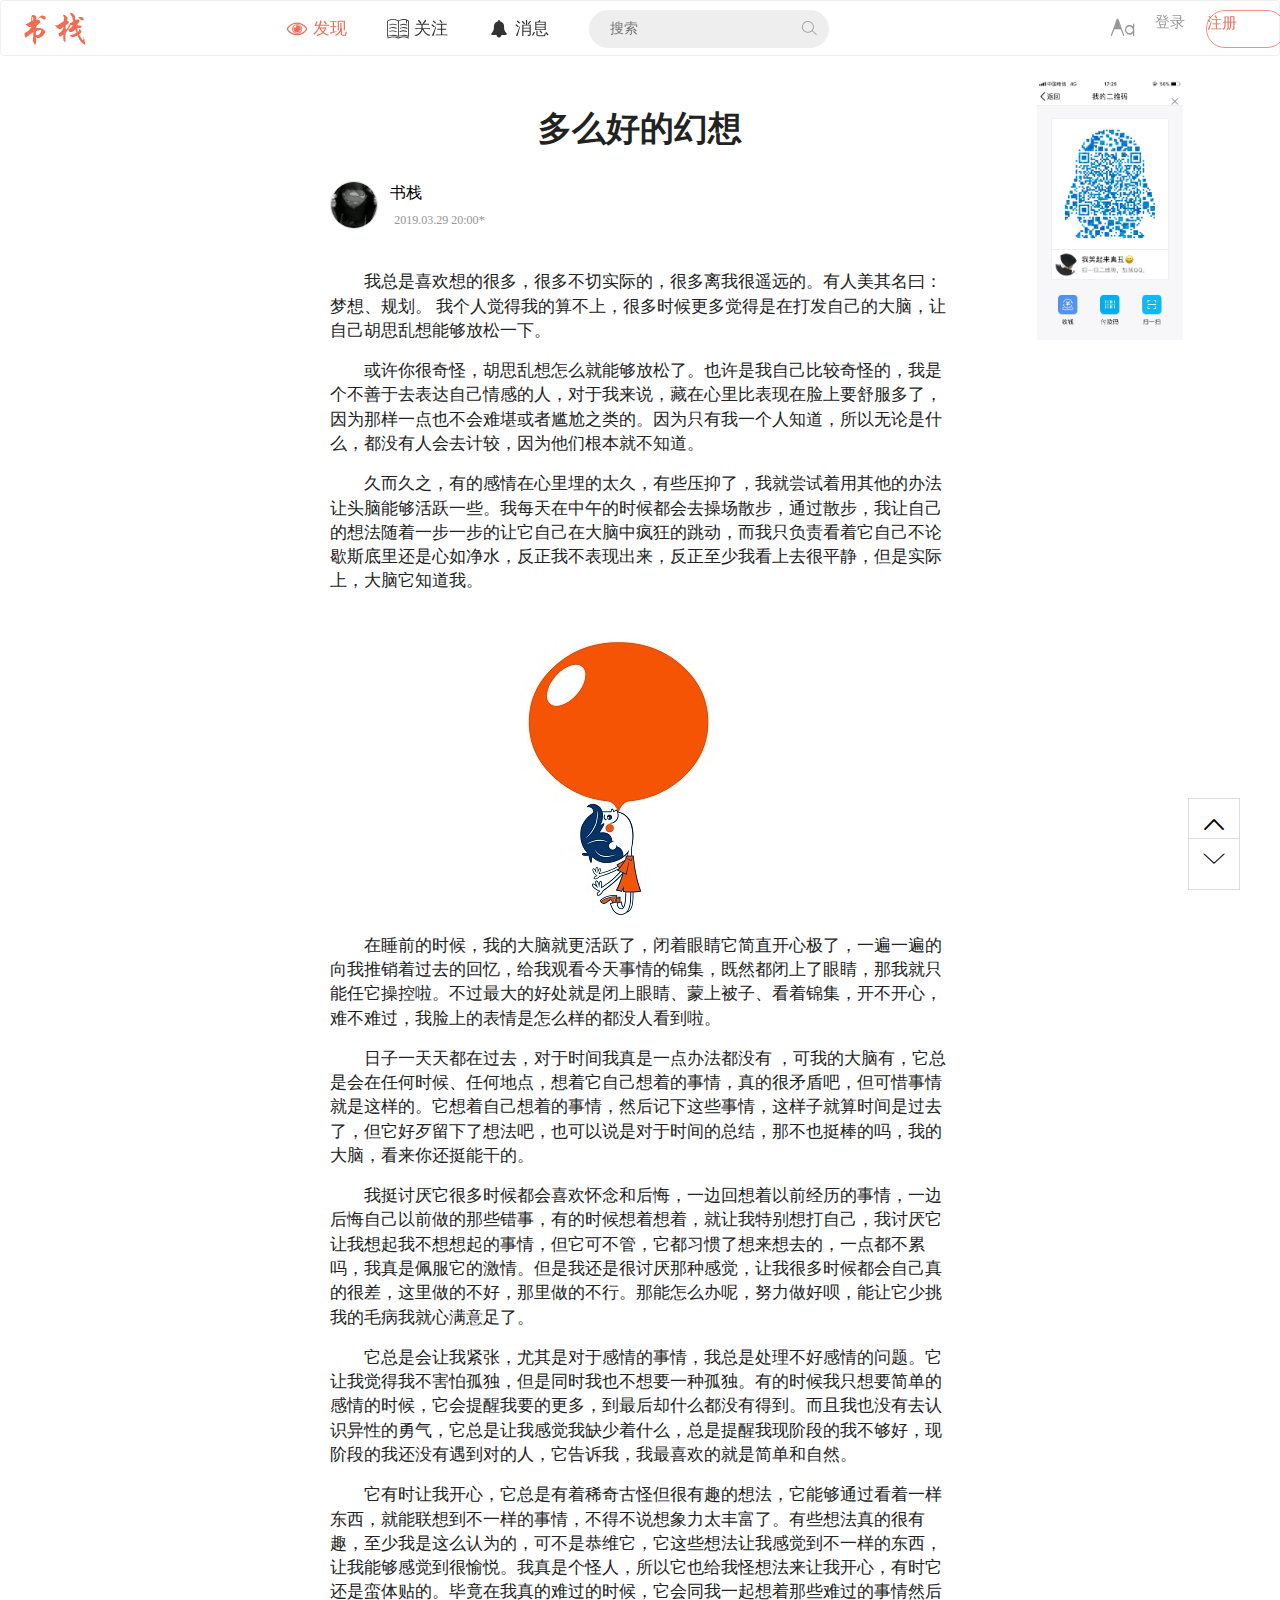
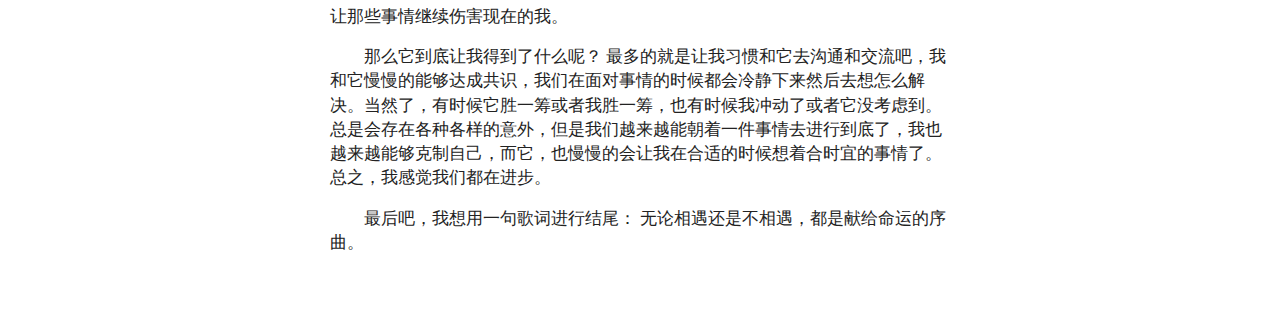
<file: src/main/webapp/fantasy.html>
<!DOCTYPE html>
<html lang="en">
<head>
	<meta charset="UTF-8">
	<title>多么好的幻想</title>
	<link rel="icon" href="img/L-log.png">
	<link rel="stylesheet" href="css/Article.css">
    <link rel="stylesheet" href="css/homePage.css">
    <link rel="stylesheet" href="MyIcon/iconfont.css">
    <link rel="stylesheet" href="css/main.css">
    <script src="js/jquery.js"></script>
    <script src="js/navigation.js"></script>
    <base target="_blank">
    <meta name="keywords" content="书栈,分享,幻想,闲说,说栈">
    
</head>
<body >
	<nav  class="top-nav navbar-fixed nav-default" role="navigation">
        
        <div class="nav-box">
        <!--左方LOGO标签 -->
        <a href="homePage.jsp" class="M-log" >
            <!-- 书栈logo -->
            <img src="img/M-log.png" alt="">    
        </a>
        <!-- 写文章按钮 -->
        <a href="#" class="btn btn-write ">
            <i class="write-lg iconfont icon-maobi1"> 写文章</i>
        </a>
        <!-- 注册 -->
        <a href="#" class="btn sign-up">注册</a>
        <!-- 登录 -->
        <a href="#" class="btn log-in">登录</a>   
        <!-- 默认字体样式 -->
        <div class="style-mode">
            <a  class="style-mode-btn">
                <i class="iconfont icon-Aa1 ic-mode"></i>
            </a>    
            <!-- 隐藏的更多模式 -->
            <div class="more-mode" style="left: 1018px; display: none;">
                <div class="meta">
                    <i class="iconfont icon-yueliang nav-night"></i>
                    <span>夜间模式</span>
                </div>
                <div class="switch day-night">
                    <a class="switch-btn">开</a>
                    <a class="switch-btn active">关</a>
                </div>
                 <hr>
                <div class="switch font-family-grounp">
                    <a class="switch-btn font-kai">楷体</a>
                    <a class="switch-btn font-you active">幼圆</a>
                </div>
                <div class="switch font-mode">
                    <a class="switch-btn active">简</a>
                    <a class="switch-btn ">繁</a>
                </div>
            </div>
        </div>
        
        <!-- 导航栏中间布局 -->
        <div class="container">
            <div class="navbar-collapse collapse in">
            <ul class="nav navbar-nav">
                <!-- 发现 -->
                <li class="tab active">
                    <a href="#">
                        <span class="menu-text">发现</span>
                        <i class="iconfont menu-icon icon-faxian"></i>
                    </a>
                </li>
                <li class="tab t-follows">
                    <a href="#">
                        <span class="menu-text">关注</span>
                        <i class="iconfont menu-icon icon-shuben"></i>
                    </a>
                </li>
                <li class="tab notification">
                    <a class="notification-btn">
                        <span class="menu-text">消息</span>
                        <i class="iconfont menu-icon icon-xiaoxi1"></i>
                    </a>
                    <!-- 下拉的消息列表 -->
                    <ul class="dropdown-menu">
                        <li>
                            <a href="#">
                                <i class="iconfont ic-comments icon-_huaban"></i>
                                <span>评论</span>
                            </a>
                        </li>
                        <li>
                            <a href="#">
                                <i class="iconfont ic-mail icon-youxiang"></i>
                                <span>简信</span>
                            </a>
                        </li>
                        <li>
                            <a href="#">
                                <i class="iconfont ic-request icon-faqiqingqiu"></i>
                                <span>投稿请求</span>
                            </a>
                        </li>
                        <li>
                            <a href="#">
                                <i class="iconfont ic-likes icon-xihuan"></i>
                                <span>喜欢和赞</span>
                            </a>
                        </li>
                        <li>
                            <a href="#">
                                <i class="iconfont ic-follows icon-guanzhu"></i>
                                <span>关注</span>
                            </a>
                        </li>
                        <li>
                            <a href="#">
                                <i class="iconfont ic-money icon-zanshangjilu"></i>
                                <span>赞赏和付费</span>
                            </a>
                        </li>
                        <li>
                            <a href="#">
                                <i class="iconfont ic-other icon-iconfontgengduo"></i>
                                <span>其他提醒</span>
                            </a>
                        </li>
                    </ul>
                </li>
                <!-- 搜索栏 -->
                <li class="search">
                    <form action="/search" target="_blank" accept-charset="uft-8" method="post">
                        <input type="hidden" value="✓" name="uft8">
                        <input type="text" name="q" id="q"  autocomplete="off" placeholder="搜索" class="search-input">  
                        <a class="btn-search" href="javascript:void(null)">
                            <i class="iconfont ic-search icon-sousuo"></i>
                        </a>
                        <!-- 搜索栏提示 -->
                        <div id="navbar-search-tips" >
                            <!-- 最近搜索趋势 -->
                            <div class="search-trending">
                                <div class="search-trending-header clearfix">
                                    <span>热门搜索</span>
                                    <a >
                                        <i class="iconfont icon-shuaxin ic-change"></i>
                                        换一批
                                    </a>
                                </div>
                                <ul class="search-trending-tags">
                                    <li>
                                        <a href="#">区块链</a>
                                    </li>
                                    <li>
                                        <a href="#">小程序</a>
                                    </li>
                                    <li>
                                        <a href="#">C++</a>
                                    </li>
                                    <li>
                                        <a href="#">畅销书</a>
                                    </li>
                                    <li>
                                        <a href="#">网络编程</a>
                                    </li>
                                    <li>
                                        <a href="#">美食</a>
                                    </li>
                                    <li>
                                        <a href="#">创意</a>
                                    </li>
                                </ul>
                            </div>
                        </div>
                    </form>
                </li>
                </ul>
                </div>
            </div>
        </div>
    </nav>

     <div class="note">
        <div id="note-fixed-ad-container">
        <div id="fixed-ad-container">
            <div style='display:  block;'>
                <a href="#" id='web-note-ad-fixed'>
                    <span class='close'>×</span>
                </a>
            </div>
            <div id="write-notes-ad"></div>
            <div id="youdao-fixed-ad"></div>
            <div id="yuxi-fixed-ad"></div>
            <div id="_so_pdsBy_0"></div>
        </div>
        </div>
        <div class="post">
            <div class="article">  <!-- 文章-->
            <h1 class="title">多么好的幻想</h1>
            <div class="author">
                    <a class="avatar" href="https://me.csdn.net/David_TD" target="_blank">
                         <img src="img/avatar.jpg">
                    </a>
                    <div class="info">
                         <span class="name">
                            <a href="http://www.tblack.cn" target="_blank">书栈</a>
                        </span>
                         
                         <div props-data-classes="user-follow-button-header" data-author-follow-button></div>
                         <!-- 文章数据信息 -->
                         <div class="meta">
                         <!-- 如果文章更新时间大于发布时间，那么使用 tooltip 显示更新时间 -->
                         <span class="publish-time" data-toggle="tooltip" data-placement="bottom" title="最后编辑于 2019.02.18 18:53">2019.03.29 20:00*</span>
                         <span class="wordage"></span>
                         </div>
                    </div>
                </div>
            <p class="essay">
  我总是喜欢想的很多，很多不切实际的，很多离我很遥远的。有人美其名曰：梦想、规划。 我个人觉得我的算不上，很多时候更多觉得是在打发自己的大脑，让自己胡思乱想能够放松一下。
            </p>	
            <p class="essay">
            	或许你很奇怪，胡思乱想怎么就能够放松了。也许是我自己比较奇怪的，我是个不善于去表达自己情感的人，对于我来说，藏在心里比表现在脸上要舒服多了，因为那样一点也不会难堪或者尴尬之类的。因为只有我一个人知道，所以无论是什么，都没有人会去计较，因为他们根本就不知道。
            </p>
            <p class="essay">
            	久而久之，有的感情在心里埋的太久，有些压抑了，我就尝试着用其他的办法让头脑能够活跃一些。我每天在中午的时候都会去操场散步，通过散步，我让自己的想法随着一步一步的让它自己在大脑中疯狂的跳动，而我只负责看着它自己不论歇斯底里还是心如净水，反正我不表现出来，反正至少我看上去很平静，但是实际上，大脑它知道我。

            </p>
            <img src="img/fantasy.jpg" alt="多么好的幻想">
            <p class="essay">
            	在睡前的时候，我的大脑就更活跃了，闭着眼睛它简直开心极了，一遍一遍的向我推销着过去的回忆，给我观看今天事情的锦集，既然都闭上了眼睛，那我就只能任它操控啦。不过最大的好处就是闭上眼睛、蒙上被子、看着锦集，开不开心，难不难过，我脸上的表情是怎么样的都没人看到啦。

            </p>
            <p class="essay">
            	日子一天天都在过去，对于时间我真是一点办法都没有 ，可我的大脑有，它总是会在任何时候、任何地点，想着它自己想着的事情，真的很矛盾吧，但可惜事情就是这样的。它想着自己想着的事情，然后记下这些事情，这样子就算时间是过去了，但它好歹留下了想法吧，也可以说是对于时间的总结，那不也挺棒的吗，我的大脑，看来你还挺能干的。

            </p>
            <p class="essay">
            	我挺讨厌它很多时候都会喜欢怀念和后悔，一边回想着以前经历的事情，一边后悔自己以前做的那些错事，有的时候想着想着，就让我特别想打自己，我讨厌它让我想起我不想想起的事情，但它可不管，它都习惯了想来想去的，一点都不累吗，我真是佩服它的激情。但是我还是很讨厌那种感觉，让我很多时候都会自己真的很差，这里做的不好，那里做的不行。那能怎么办呢，努力做好呗，能让它少挑我的毛病我就心满意足了。
            </p>
            <p class="essay">
            	它总是会让我紧张，尤其是对于感情的事情，我总是处理不好感情的问题。它让我觉得我不害怕孤独，但是同时我也不想要一种孤独。有的时候我只想要简单的感情的时候，它会提醒我要的更多，到最后却什么都没有得到。而且我也没有去认识异性的勇气，它总是让我感觉我缺少着什么，总是提醒我现阶段的我不够好，现阶段的我还没有遇到对的人，它告诉我，我最喜欢的就是简单和自然。
            </p>
            <p class="essay">
            	它有时让我开心，它总是有着稀奇古怪但很有趣的想法，它能够通过看着一样东西，就能联想到不一样的事情，不得不说想象力太丰富了。有些想法真的很有趣，至少我是这么认为的，可不是恭维它，它这些想法让我感觉到不一样的东西，让我能够感觉到很愉悦。我真是个怪人，所以它也给我怪想法来让我开心，有时它还是蛮体贴的。毕竟在我真的难过的时候，它会同我一起想着那些难过的事情然后让那些事情继续伤害现在的我。
            </p>
            <p class="essay">
            	那么它到底让我得到了什么呢？ 最多的就是让我习惯和它去沟通和交流吧，我和它慢慢的能够达成共识，我们在面对事情的时候都会冷静下来然后去想怎么解决。当然了，有时候它胜一筹或者我胜一筹，也有时候我冲动了或者它没考虑到。总是会存在各种各样的意外，但是我们越来越能朝着一件事情去进行到底了，我也越来越能够克制自己，而它，也慢慢的会让我在合适的时候想着合时宜的事情了。总之，我感觉我们都在进步。
            </p>
            
            <p class="essay">
            	最后吧，我想用一句歌词进行结尾： 无论相遇还是不相遇，都是献给命运的序曲。
            </p>
            </div>      <!-- article-->
        </div>  <!--- post-->
    </div>      <!--    note-->
     <!-- 回到顶部 -->
    <div class="side-tool">
        <ul>
            <li>
                <a  class="function-button" href="#top" target="_self">
                    <i class="iconfont icon-shang ic-shang"></i>
                </a>
            </li>
        </ul>
    </div>
    <!-- 跳转到底部 -->
     <div class="side-tool-2">
        <ul>
            <li>
                <a  class="function-button" href="#bottom" target="_self">
                    <i class="iconfont icon-xia ic-xia"></i>
                </a>
            </li>
        </ul>
    </div>
    <!-- 底部 -->
    <div id="bottom"></div>
</body>
</html>
</file>
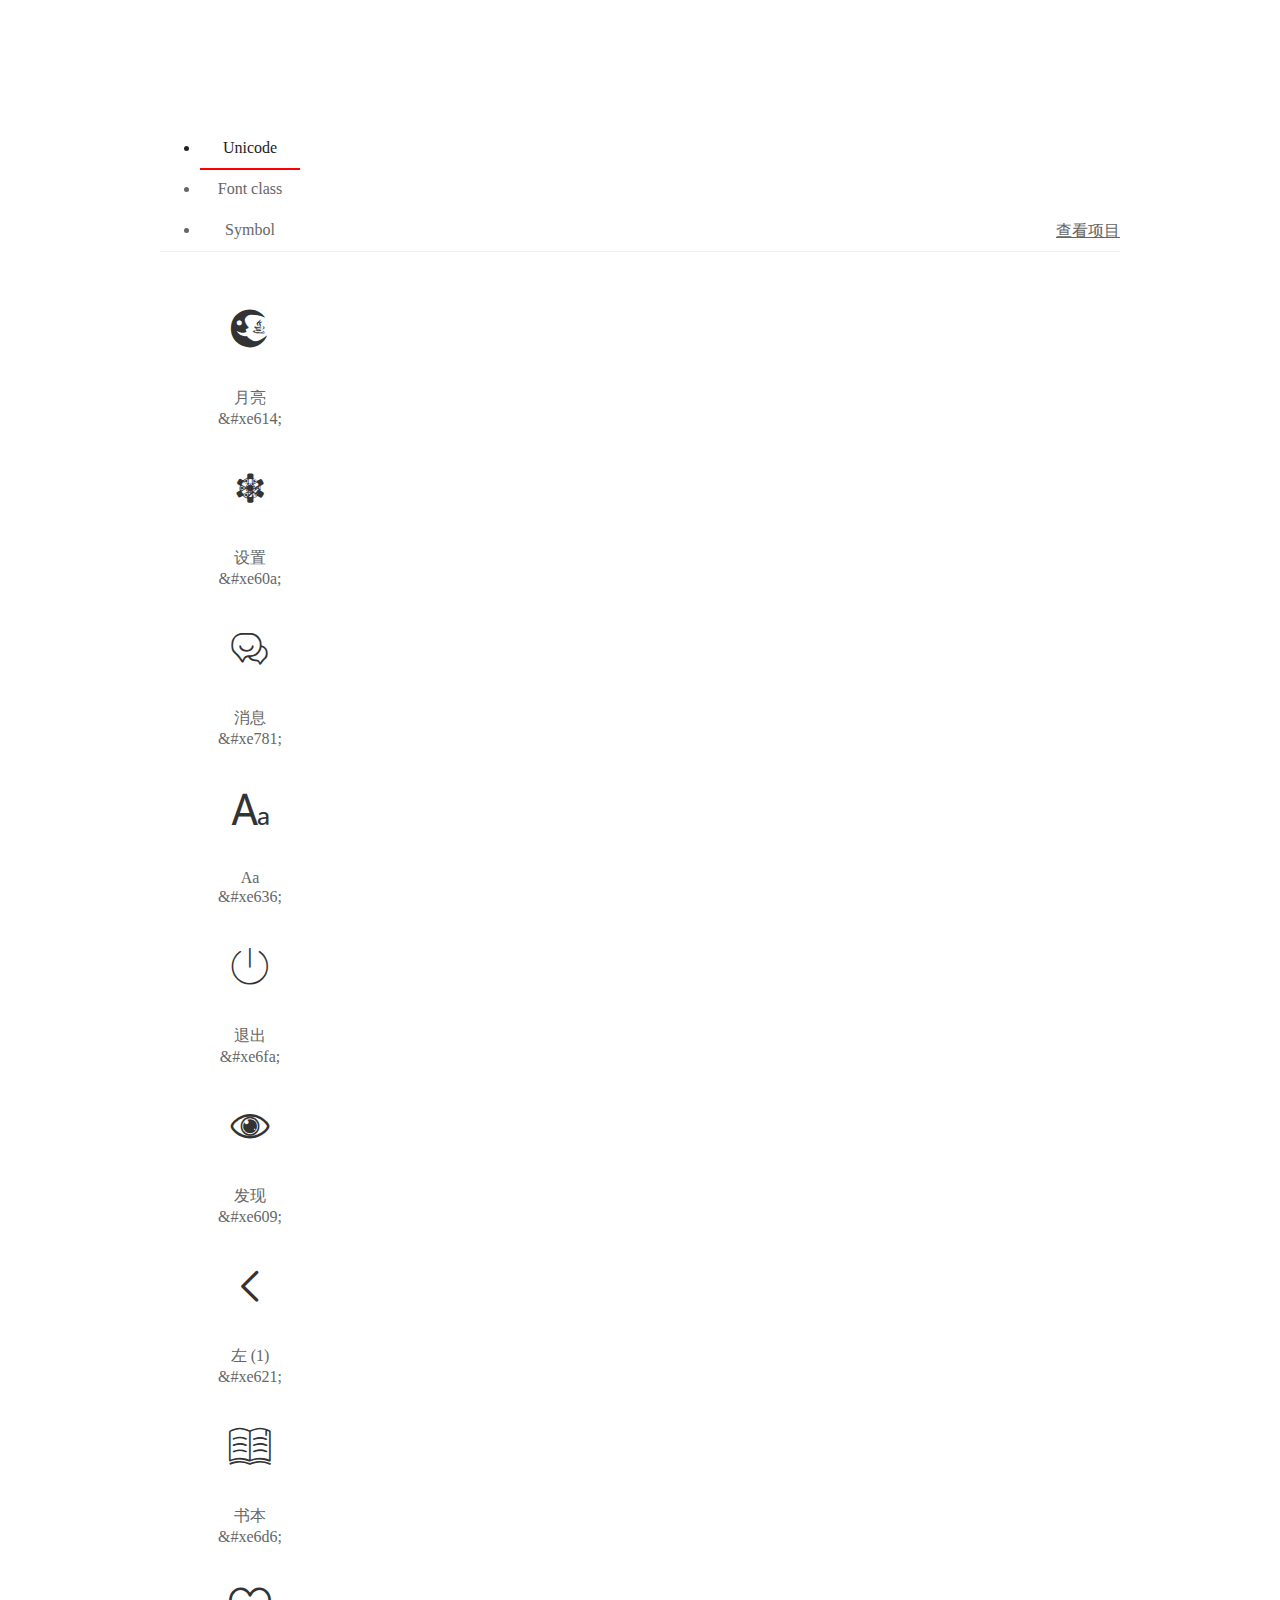
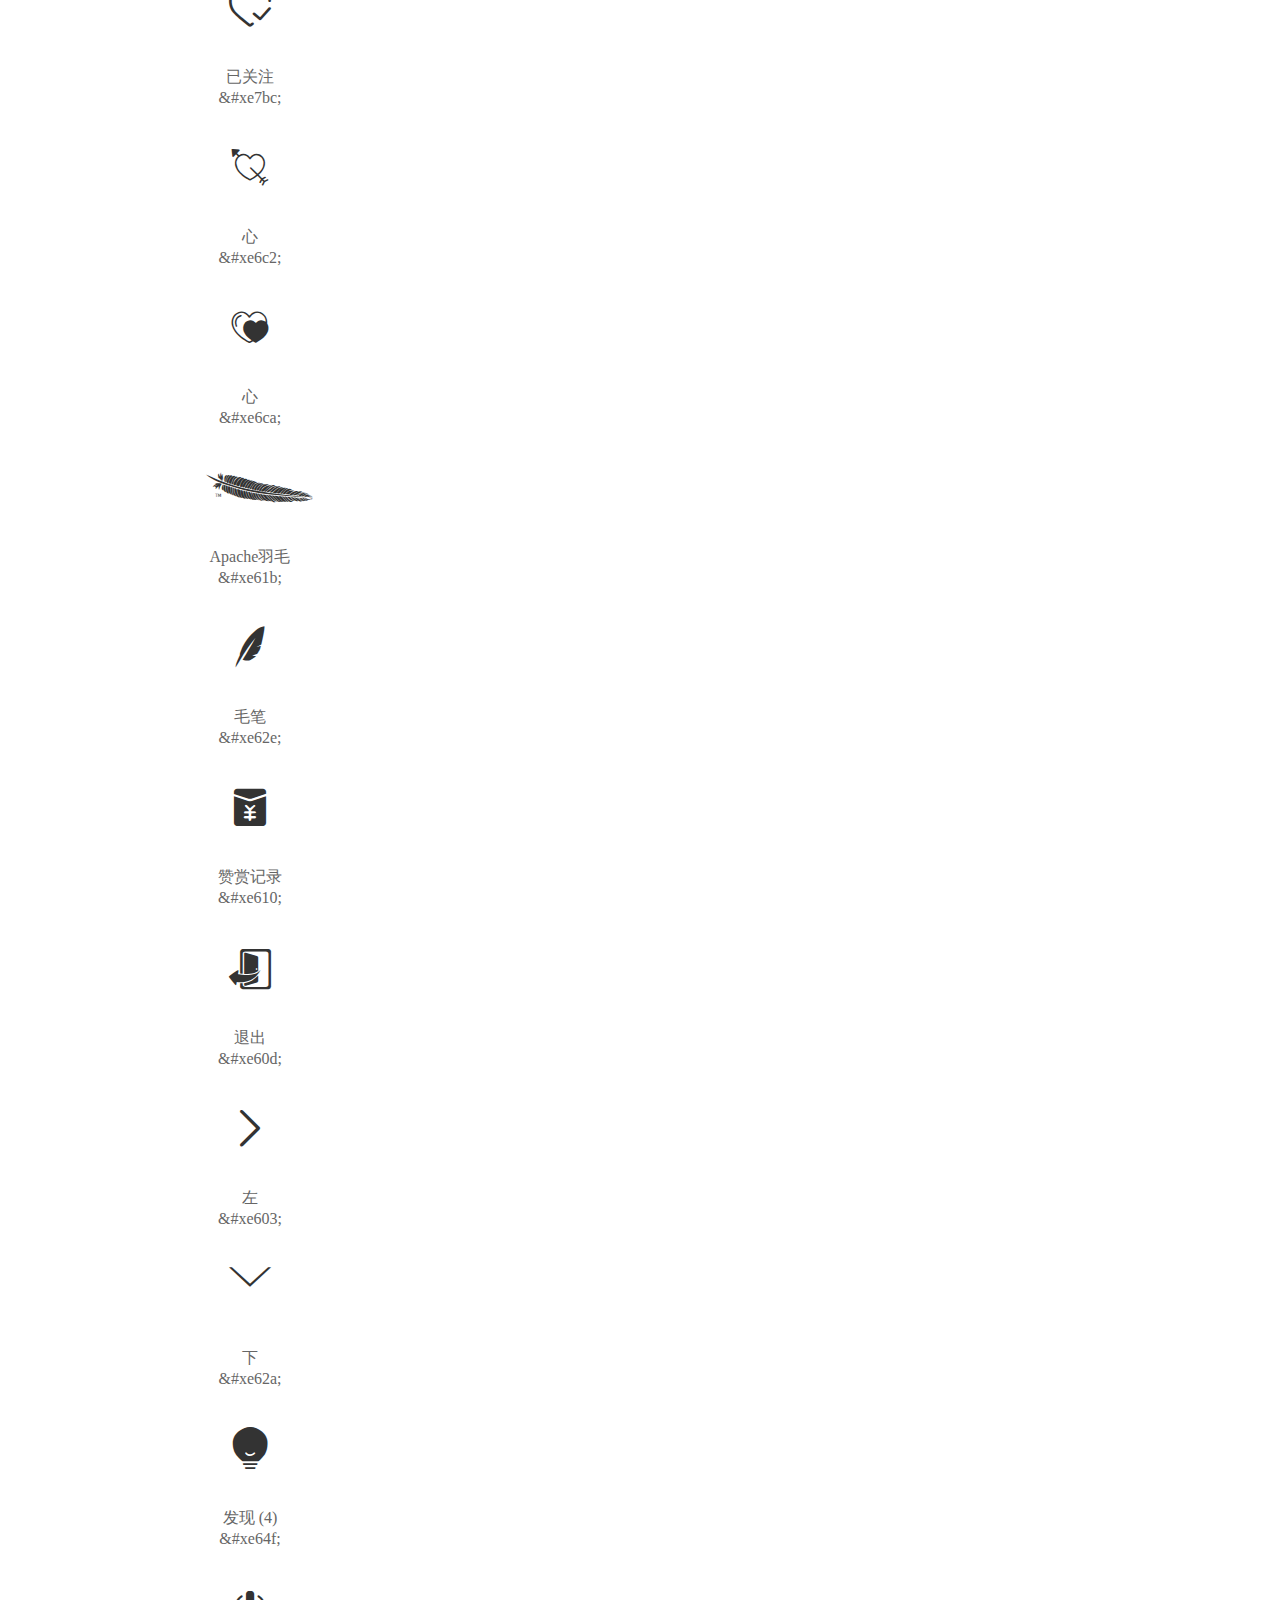
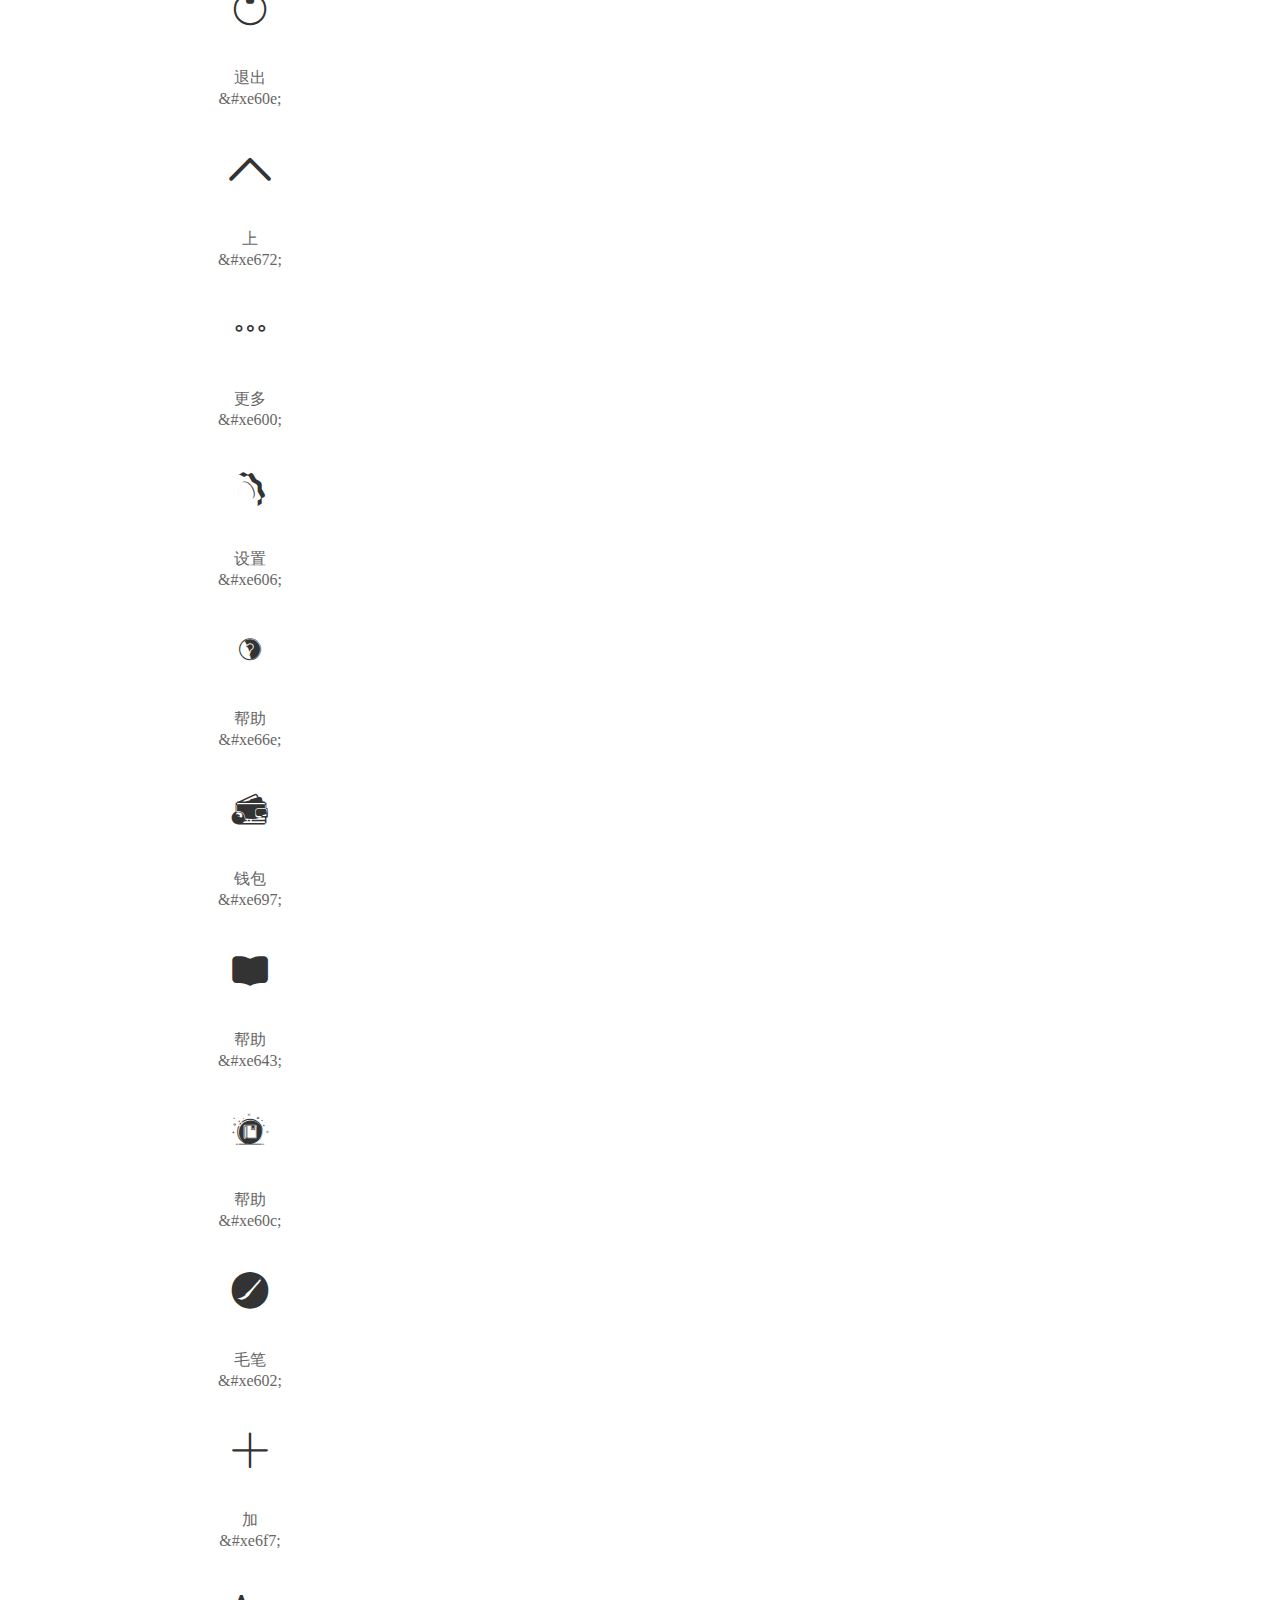
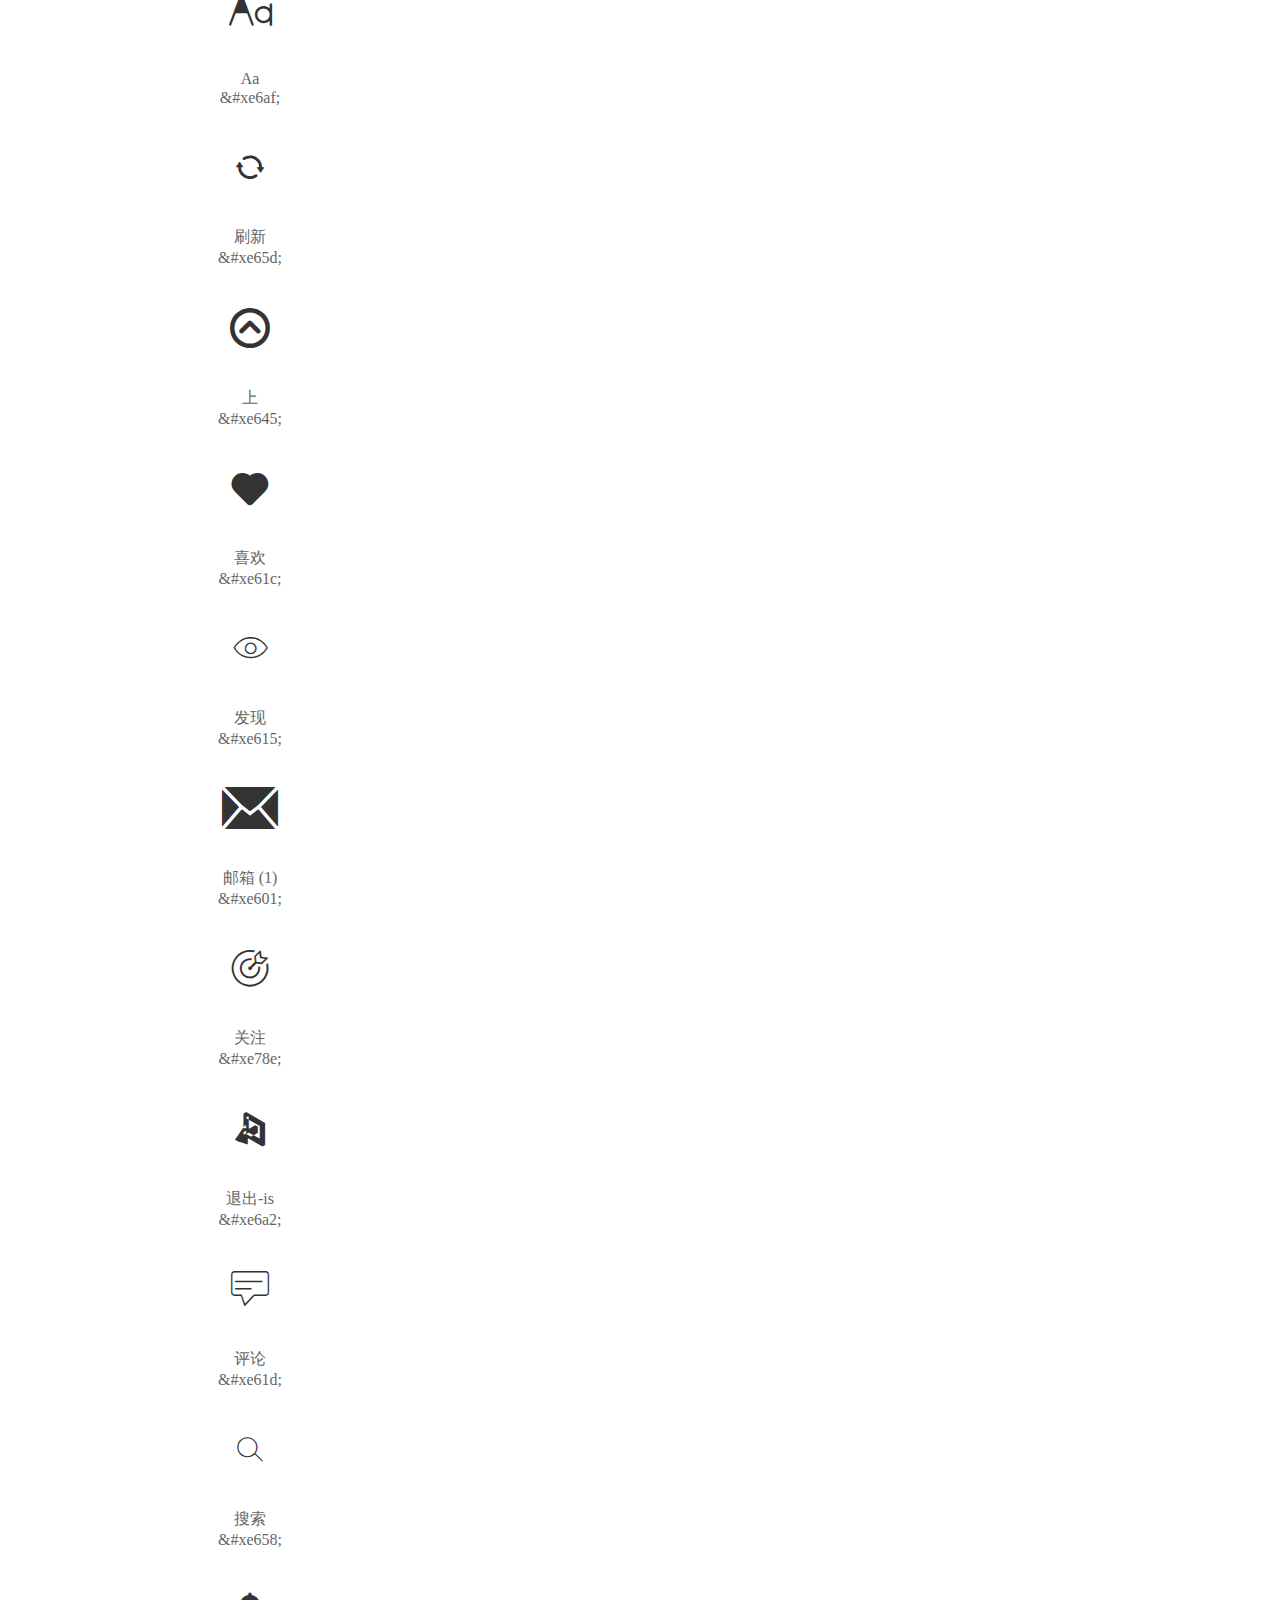
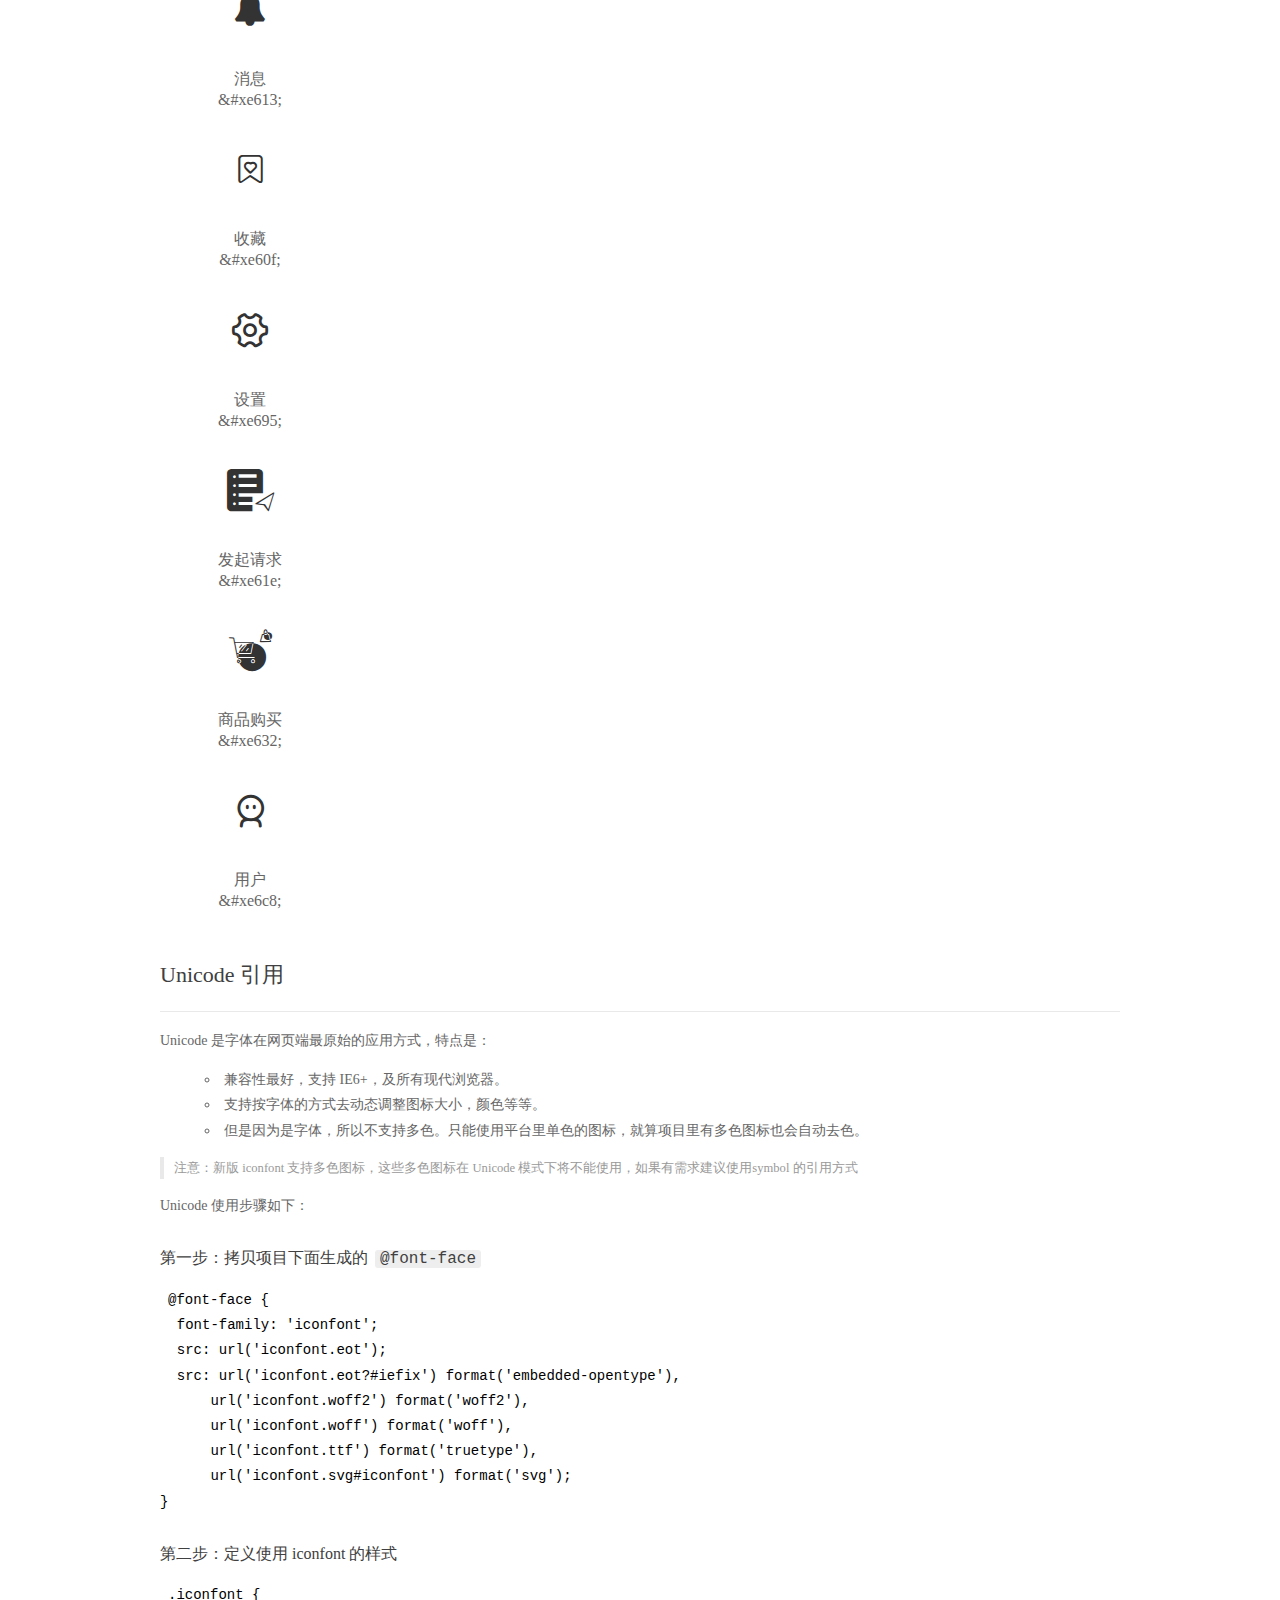
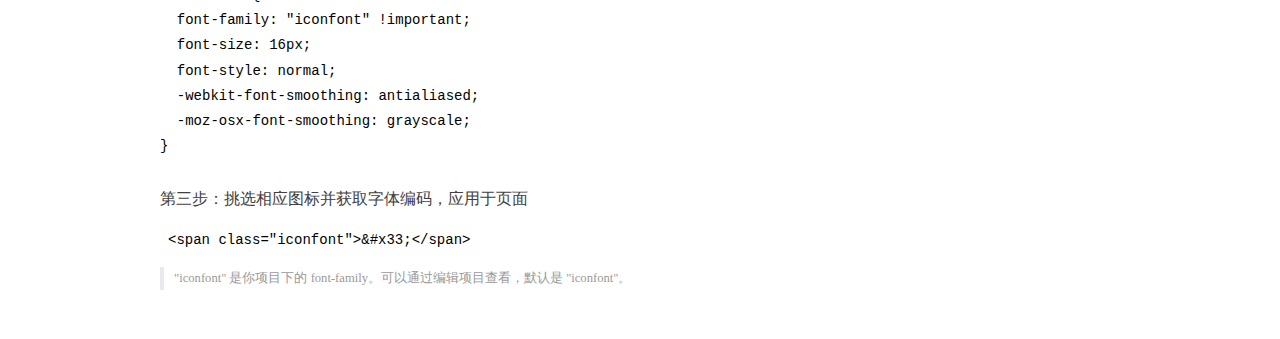
<file: src/main/webapp/MyIcon/demo_index.html>
<!DOCTYPE html>
<html>
<head>
  <meta charset="utf-8"/>
  <title>IconFont Demo</title>
  <link rel="shortcut icon" href="https://gtms04.alicdn.com/tps/i4/TB1_oz6GVXXXXaFXpXXJDFnIXXX-64-64.ico" type="image/x-icon"/>
  <link rel="stylesheet" href="https://g.alicdn.com/thx/cube/1.3.2/cube.min.css">
  <link rel="stylesheet" href="demo.css">
  <link rel="stylesheet" href="iconfont.css">
  <script src="iconfont.js"></script>
  <!-- jQuery -->
  <script src="https://a1.alicdn.com/oss/uploads/2018/12/26/7bfddb60-08e8-11e9-9b04-53e73bb6408b.js"></script>
  <!-- 代码高亮 -->
  <script src="https://a1.alicdn.com/oss/uploads/2018/12/26/a3f714d0-08e6-11e9-8a15-ebf944d7534c.js"></script>
</head>
<body>
  <div class="main">
    <h1 class="logo"><a href="https://www.iconfont.cn/" title="iconfont 首页" target="_blank">&#xe86b;</a></h1>
    <div class="nav-tabs">
      <ul id="tabs" class="dib-box">
        <li class="dib active"><span>Unicode</span></li>
        <li class="dib"><span>Font class</span></li>
        <li class="dib"><span>Symbol</span></li>
      </ul>
      
      <a href="https://www.iconfont.cn/manage/index?manage_type=myprojects&projectId=1070537" target="_blank" class="nav-more">查看项目</a>
      
    </div>
    <div class="tab-container">
      <div class="content unicode" style="display: block;">
          <ul class="icon_lists dib-box">
          
            <li class="dib">
              <span class="icon iconfont">&#xe614;</span>
                <div class="name">月亮</div>
                <div class="code-name">&amp;#xe614;</div>
              </li>
          
            <li class="dib">
              <span class="icon iconfont">&#xe60a;</span>
                <div class="name">设置</div>
                <div class="code-name">&amp;#xe60a;</div>
              </li>
          
            <li class="dib">
              <span class="icon iconfont">&#xe781;</span>
                <div class="name">消息</div>
                <div class="code-name">&amp;#xe781;</div>
              </li>
          
            <li class="dib">
              <span class="icon iconfont">&#xe636;</span>
                <div class="name">Aa</div>
                <div class="code-name">&amp;#xe636;</div>
              </li>
          
            <li class="dib">
              <span class="icon iconfont">&#xe6fa;</span>
                <div class="name">退出</div>
                <div class="code-name">&amp;#xe6fa;</div>
              </li>
          
            <li class="dib">
              <span class="icon iconfont">&#xe609;</span>
                <div class="name">发现</div>
                <div class="code-name">&amp;#xe609;</div>
              </li>
          
            <li class="dib">
              <span class="icon iconfont">&#xe621;</span>
                <div class="name">左 (1)</div>
                <div class="code-name">&amp;#xe621;</div>
              </li>
          
            <li class="dib">
              <span class="icon iconfont">&#xe6d6;</span>
                <div class="name">书本</div>
                <div class="code-name">&amp;#xe6d6;</div>
              </li>
          
            <li class="dib">
              <span class="icon iconfont">&#xe7bc;</span>
                <div class="name">已关注</div>
                <div class="code-name">&amp;#xe7bc;</div>
              </li>
          
            <li class="dib">
              <span class="icon iconfont">&#xe6c2;</span>
                <div class="name">心</div>
                <div class="code-name">&amp;#xe6c2;</div>
              </li>
          
            <li class="dib">
              <span class="icon iconfont">&#xe6ca;</span>
                <div class="name">心</div>
                <div class="code-name">&amp;#xe6ca;</div>
              </li>
          
            <li class="dib">
              <span class="icon iconfont">&#xe61b;</span>
                <div class="name">Apache羽毛</div>
                <div class="code-name">&amp;#xe61b;</div>
              </li>
          
            <li class="dib">
              <span class="icon iconfont">&#xe62e;</span>
                <div class="name">毛笔</div>
                <div class="code-name">&amp;#xe62e;</div>
              </li>
          
            <li class="dib">
              <span class="icon iconfont">&#xe610;</span>
                <div class="name">赞赏记录</div>
                <div class="code-name">&amp;#xe610;</div>
              </li>
          
            <li class="dib">
              <span class="icon iconfont">&#xe60d;</span>
                <div class="name">退出</div>
                <div class="code-name">&amp;#xe60d;</div>
              </li>
          
            <li class="dib">
              <span class="icon iconfont">&#xe603;</span>
                <div class="name">左</div>
                <div class="code-name">&amp;#xe603;</div>
              </li>
          
            <li class="dib">
              <span class="icon iconfont">&#xe62a;</span>
                <div class="name">下</div>
                <div class="code-name">&amp;#xe62a;</div>
              </li>
          
            <li class="dib">
              <span class="icon iconfont">&#xe64f;</span>
                <div class="name">发现 (4)</div>
                <div class="code-name">&amp;#xe64f;</div>
              </li>
          
            <li class="dib">
              <span class="icon iconfont">&#xe60e;</span>
                <div class="name">退出</div>
                <div class="code-name">&amp;#xe60e;</div>
              </li>
          
            <li class="dib">
              <span class="icon iconfont">&#xe672;</span>
                <div class="name">上</div>
                <div class="code-name">&amp;#xe672;</div>
              </li>
          
            <li class="dib">
              <span class="icon iconfont">&#xe600;</span>
                <div class="name">更多</div>
                <div class="code-name">&amp;#xe600;</div>
              </li>
          
            <li class="dib">
              <span class="icon iconfont">&#xe606;</span>
                <div class="name">设置</div>
                <div class="code-name">&amp;#xe606;</div>
              </li>
          
            <li class="dib">
              <span class="icon iconfont">&#xe66e;</span>
                <div class="name">帮助</div>
                <div class="code-name">&amp;#xe66e;</div>
              </li>
          
            <li class="dib">
              <span class="icon iconfont">&#xe697;</span>
                <div class="name">钱包</div>
                <div class="code-name">&amp;#xe697;</div>
              </li>
          
            <li class="dib">
              <span class="icon iconfont">&#xe643;</span>
                <div class="name">帮助</div>
                <div class="code-name">&amp;#xe643;</div>
              </li>
          
            <li class="dib">
              <span class="icon iconfont">&#xe60c;</span>
                <div class="name">帮助</div>
                <div class="code-name">&amp;#xe60c;</div>
              </li>
          
            <li class="dib">
              <span class="icon iconfont">&#xe602;</span>
                <div class="name">毛笔</div>
                <div class="code-name">&amp;#xe602;</div>
              </li>
          
            <li class="dib">
              <span class="icon iconfont">&#xe6f7;</span>
                <div class="name">加</div>
                <div class="code-name">&amp;#xe6f7;</div>
              </li>
          
            <li class="dib">
              <span class="icon iconfont">&#xe6af;</span>
                <div class="name">Aa</div>
                <div class="code-name">&amp;#xe6af;</div>
              </li>
          
            <li class="dib">
              <span class="icon iconfont">&#xe65d;</span>
                <div class="name">刷新</div>
                <div class="code-name">&amp;#xe65d;</div>
              </li>
          
            <li class="dib">
              <span class="icon iconfont">&#xe645;</span>
                <div class="name">上</div>
                <div class="code-name">&amp;#xe645;</div>
              </li>
          
            <li class="dib">
              <span class="icon iconfont">&#xe61c;</span>
                <div class="name">喜欢</div>
                <div class="code-name">&amp;#xe61c;</div>
              </li>
          
            <li class="dib">
              <span class="icon iconfont">&#xe615;</span>
                <div class="name">发现</div>
                <div class="code-name">&amp;#xe615;</div>
              </li>
          
            <li class="dib">
              <span class="icon iconfont">&#xe601;</span>
                <div class="name">邮箱 (1)</div>
                <div class="code-name">&amp;#xe601;</div>
              </li>
          
            <li class="dib">
              <span class="icon iconfont">&#xe78e;</span>
                <div class="name">关注</div>
                <div class="code-name">&amp;#xe78e;</div>
              </li>
          
            <li class="dib">
              <span class="icon iconfont">&#xe6a2;</span>
                <div class="name">退出-is</div>
                <div class="code-name">&amp;#xe6a2;</div>
              </li>
          
            <li class="dib">
              <span class="icon iconfont">&#xe61d;</span>
                <div class="name">评论</div>
                <div class="code-name">&amp;#xe61d;</div>
              </li>
          
            <li class="dib">
              <span class="icon iconfont">&#xe658;</span>
                <div class="name">搜索</div>
                <div class="code-name">&amp;#xe658;</div>
              </li>
          
            <li class="dib">
              <span class="icon iconfont">&#xe613;</span>
                <div class="name">消息</div>
                <div class="code-name">&amp;#xe613;</div>
              </li>
          
            <li class="dib">
              <span class="icon iconfont">&#xe60f;</span>
                <div class="name">收藏</div>
                <div class="code-name">&amp;#xe60f;</div>
              </li>
          
            <li class="dib">
              <span class="icon iconfont">&#xe695;</span>
                <div class="name">设置</div>
                <div class="code-name">&amp;#xe695;</div>
              </li>
          
            <li class="dib">
              <span class="icon iconfont">&#xe61e;</span>
                <div class="name">发起请求</div>
                <div class="code-name">&amp;#xe61e;</div>
              </li>
          
            <li class="dib">
              <span class="icon iconfont">&#xe632;</span>
                <div class="name">商品购买</div>
                <div class="code-name">&amp;#xe632;</div>
              </li>
          
            <li class="dib">
              <span class="icon iconfont">&#xe6c8;</span>
                <div class="name">用户</div>
                <div class="code-name">&amp;#xe6c8;</div>
              </li>
          
          </ul>
          <div class="article markdown">
          <h2 id="unicode-">Unicode 引用</h2>
          <hr>

          <p>Unicode 是字体在网页端最原始的应用方式，特点是：</p>
          <ul>
            <li>兼容性最好，支持 IE6+，及所有现代浏览器。</li>
            <li>支持按字体的方式去动态调整图标大小，颜色等等。</li>
            <li>但是因为是字体，所以不支持多色。只能使用平台里单色的图标，就算项目里有多色图标也会自动去色。</li>
          </ul>
          <blockquote>
            <p>注意：新版 iconfont 支持多色图标，这些多色图标在 Unicode 模式下将不能使用，如果有需求建议使用symbol 的引用方式</p>
          </blockquote>
          <p>Unicode 使用步骤如下：</p>
          <h3 id="-font-face">第一步：拷贝项目下面生成的 <code>@font-face</code></h3>
<pre><code class="language-css"
>@font-face {
  font-family: 'iconfont';
  src: url('iconfont.eot');
  src: url('iconfont.eot?#iefix') format('embedded-opentype'),
      url('iconfont.woff2') format('woff2'),
      url('iconfont.woff') format('woff'),
      url('iconfont.ttf') format('truetype'),
      url('iconfont.svg#iconfont') format('svg');
}
</code></pre>
          <h3 id="-iconfont-">第二步：定义使用 iconfont 的样式</h3>
<pre><code class="language-css"
>.iconfont {
  font-family: "iconfont" !important;
  font-size: 16px;
  font-style: normal;
  -webkit-font-smoothing: antialiased;
  -moz-osx-font-smoothing: grayscale;
}
</code></pre>
          <h3 id="-">第三步：挑选相应图标并获取字体编码，应用于页面</h3>
<pre>
<code class="language-html"
>&lt;span class="iconfont"&gt;&amp;#x33;&lt;/span&gt;
</code></pre>
          <blockquote>
            <p>"iconfont" 是你项目下的 font-family。可以通过编辑项目查看，默认是 "iconfont"。</p>
          </blockquote>
          </div>
      </div>
      <div class="content font-class">
        <ul class="icon_lists dib-box">
          
          <li class="dib">
            <span class="icon iconfont icon-yueliang"></span>
            <div class="name">
              月亮
            </div>
            <div class="code-name">.icon-yueliang
            </div>
          </li>
          
          <li class="dib">
            <span class="icon iconfont icon-shezhi"></span>
            <div class="name">
              设置
            </div>
            <div class="code-name">.icon-shezhi
            </div>
          </li>
          
          <li class="dib">
            <span class="icon iconfont icon-xiaoxi"></span>
            <div class="name">
              消息
            </div>
            <div class="code-name">.icon-xiaoxi
            </div>
          </li>
          
          <li class="dib">
            <span class="icon iconfont icon-Aa"></span>
            <div class="name">
              Aa
            </div>
            <div class="code-name">.icon-Aa
            </div>
          </li>
          
          <li class="dib">
            <span class="icon iconfont icon-secede"></span>
            <div class="name">
              退出
            </div>
            <div class="code-name">.icon-secede
            </div>
          </li>
          
          <li class="dib">
            <span class="icon iconfont icon-faxian"></span>
            <div class="name">
              发现
            </div>
            <div class="code-name">.icon-faxian
            </div>
          </li>
          
          <li class="dib">
            <span class="icon iconfont icon-zuo"></span>
            <div class="name">
              左 (1)
            </div>
            <div class="code-name">.icon-zuo
            </div>
          </li>
          
          <li class="dib">
            <span class="icon iconfont icon-shuben"></span>
            <div class="name">
              书本
            </div>
            <div class="code-name">.icon-shuben
            </div>
          </li>
          
          <li class="dib">
            <span class="icon iconfont icon-yiguanzhu"></span>
            <div class="name">
              已关注
            </div>
            <div class="code-name">.icon-yiguanzhu
            </div>
          </li>
          
          <li class="dib">
            <span class="icon iconfont icon-xin"></span>
            <div class="name">
              心
            </div>
            <div class="code-name">.icon-xin
            </div>
          </li>
          
          <li class="dib">
            <span class="icon iconfont icon-xin1"></span>
            <div class="name">
              心
            </div>
            <div class="code-name">.icon-xin1
            </div>
          </li>
          
          <li class="dib">
            <span class="icon iconfont icon-Apache"></span>
            <div class="name">
              Apache羽毛
            </div>
            <div class="code-name">.icon-Apache
            </div>
          </li>
          
          <li class="dib">
            <span class="icon iconfont icon-maobi1"></span>
            <div class="name">
              毛笔
            </div>
            <div class="code-name">.icon-maobi1
            </div>
          </li>
          
          <li class="dib">
            <span class="icon iconfont icon-zanshangjilu"></span>
            <div class="name">
              赞赏记录
            </div>
            <div class="code-name">.icon-zanshangjilu
            </div>
          </li>
          
          <li class="dib">
            <span class="icon iconfont icon-tuichu"></span>
            <div class="name">
              退出
            </div>
            <div class="code-name">.icon-tuichu
            </div>
          </li>
          
          <li class="dib">
            <span class="icon iconfont icon-zuo-"></span>
            <div class="name">
              左
            </div>
            <div class="code-name">.icon-zuo-
            </div>
          </li>
          
          <li class="dib">
            <span class="icon iconfont icon-xia"></span>
            <div class="name">
              下
            </div>
            <div class="code-name">.icon-xia
            </div>
          </li>
          
          <li class="dib">
            <span class="icon iconfont icon-faxian1"></span>
            <div class="name">
              发现 (4)
            </div>
            <div class="code-name">.icon-faxian1
            </div>
          </li>
          
          <li class="dib">
            <span class="icon iconfont icon-tuichu1"></span>
            <div class="name">
              退出
            </div>
            <div class="code-name">.icon-tuichu1
            </div>
          </li>
          
          <li class="dib">
            <span class="icon iconfont icon-shang"></span>
            <div class="name">
              上
            </div>
            <div class="code-name">.icon-shang
            </div>
          </li>
          
          <li class="dib">
            <span class="icon iconfont icon-iconfontgengduo"></span>
            <div class="name">
              更多
            </div>
            <div class="code-name">.icon-iconfontgengduo
            </div>
          </li>
          
          <li class="dib">
            <span class="icon iconfont icon-icon-"></span>
            <div class="name">
              设置
            </div>
            <div class="code-name">.icon-icon-
            </div>
          </li>
          
          <li class="dib">
            <span class="icon iconfont icon-bangzhu"></span>
            <div class="name">
              帮助
            </div>
            <div class="code-name">.icon-bangzhu
            </div>
          </li>
          
          <li class="dib">
            <span class="icon iconfont icon-qianbao"></span>
            <div class="name">
              钱包
            </div>
            <div class="code-name">.icon-qianbao
            </div>
          </li>
          
          <li class="dib">
            <span class="icon iconfont icon-bangzhu1"></span>
            <div class="name">
              帮助
            </div>
            <div class="code-name">.icon-bangzhu1
            </div>
          </li>
          
          <li class="dib">
            <span class="icon iconfont icon-bangzhu2"></span>
            <div class="name">
              帮助
            </div>
            <div class="code-name">.icon-bangzhu2
            </div>
          </li>
          
          <li class="dib">
            <span class="icon iconfont icon-maobi"></span>
            <div class="name">
              毛笔
            </div>
            <div class="code-name">.icon-maobi
            </div>
          </li>
          
          <li class="dib">
            <span class="icon iconfont icon-jia"></span>
            <div class="name">
              加
            </div>
            <div class="code-name">.icon-jia
            </div>
          </li>
          
          <li class="dib">
            <span class="icon iconfont icon-Aa1"></span>
            <div class="name">
              Aa
            </div>
            <div class="code-name">.icon-Aa1
            </div>
          </li>
          
          <li class="dib">
            <span class="icon iconfont icon-shuaxin"></span>
            <div class="name">
              刷新
            </div>
            <div class="code-name">.icon-shuaxin
            </div>
          </li>
          
          <li class="dib">
            <span class="icon iconfont icon-shang1"></span>
            <div class="name">
              上
            </div>
            <div class="code-name">.icon-shang1
            </div>
          </li>
          
          <li class="dib">
            <span class="icon iconfont icon-xihuan"></span>
            <div class="name">
              喜欢
            </div>
            <div class="code-name">.icon-xihuan
            </div>
          </li>
          
          <li class="dib">
            <span class="icon iconfont icon-find"></span>
            <div class="name">
              发现
            </div>
            <div class="code-name">.icon-find
            </div>
          </li>
          
          <li class="dib">
            <span class="icon iconfont icon-youxiang"></span>
            <div class="name">
              邮箱 (1)
            </div>
            <div class="code-name">.icon-youxiang
            </div>
          </li>
          
          <li class="dib">
            <span class="icon iconfont icon-guanzhu"></span>
            <div class="name">
              关注
            </div>
            <div class="code-name">.icon-guanzhu
            </div>
          </li>
          
          <li class="dib">
            <span class="icon iconfont icon-tuichu-"></span>
            <div class="name">
              退出-is
            </div>
            <div class="code-name">.icon-tuichu-
            </div>
          </li>
          
          <li class="dib">
            <span class="icon iconfont icon-_huaban"></span>
            <div class="name">
              评论
            </div>
            <div class="code-name">.icon-_huaban
            </div>
          </li>
          
          <li class="dib">
            <span class="icon iconfont icon-sousuo"></span>
            <div class="name">
              搜索
            </div>
            <div class="code-name">.icon-sousuo
            </div>
          </li>
          
          <li class="dib">
            <span class="icon iconfont icon-xiaoxi1"></span>
            <div class="name">
              消息
            </div>
            <div class="code-name">.icon-xiaoxi1
            </div>
          </li>
          
          <li class="dib">
            <span class="icon iconfont icon-shoucang"></span>
            <div class="name">
              收藏
            </div>
            <div class="code-name">.icon-shoucang
            </div>
          </li>
          
          <li class="dib">
            <span class="icon iconfont icon-shezhi1"></span>
            <div class="name">
              设置
            </div>
            <div class="code-name">.icon-shezhi1
            </div>
          </li>
          
          <li class="dib">
            <span class="icon iconfont icon-faqiqingqiu"></span>
            <div class="name">
              发起请求
            </div>
            <div class="code-name">.icon-faqiqingqiu
            </div>
          </li>
          
          <li class="dib">
            <span class="icon iconfont icon-shangpingoumai"></span>
            <div class="name">
              商品购买
            </div>
            <div class="code-name">.icon-shangpingoumai
            </div>
          </li>
          
          <li class="dib">
            <span class="icon iconfont icon-yonghu"></span>
            <div class="name">
              用户
            </div>
            <div class="code-name">.icon-yonghu
            </div>
          </li>
          
        </ul>
        <div class="article markdown">
        <h2 id="font-class-">font-class 引用</h2>
        <hr>

        <p>font-class 是 Unicode 使用方式的一种变种，主要是解决 Unicode 书写不直观，语意不明确的问题。</p>
        <p>与 Unicode 使用方式相比，具有如下特点：</p>
        <ul>
          <li>兼容性良好，支持 IE8+，及所有现代浏览器。</li>
          <li>相比于 Unicode 语意明确，书写更直观。可以很容易分辨这个 icon 是什么。</li>
          <li>因为使用 class 来定义图标，所以当要替换图标时，只需要修改 class 里面的 Unicode 引用。</li>
          <li>不过因为本质上还是使用的字体，所以多色图标还是不支持的。</li>
        </ul>
        <p>使用步骤如下：</p>
        <h3 id="-fontclass-">第一步：引入项目下面生成的 fontclass 代码：</h3>
<pre><code class="language-html">&lt;link rel="stylesheet" href="./iconfont.css"&gt;
</code></pre>
        <h3 id="-">第二步：挑选相应图标并获取类名，应用于页面：</h3>
<pre><code class="language-html">&lt;span class="iconfont icon-xxx"&gt;&lt;/span&gt;
</code></pre>
        <blockquote>
          <p>"
            iconfont" 是你项目下的 font-family。可以通过编辑项目查看，默认是 "iconfont"。</p>
        </blockquote>
      </div>
      </div>
      <div class="content symbol">
          <ul class="icon_lists dib-box">
          
            <li class="dib">
                <svg class="icon svg-icon" aria-hidden="true">
                  <use xlink:href="#icon-yueliang"></use>
                </svg>
                <div class="name">月亮</div>
                <div class="code-name">#icon-yueliang</div>
            </li>
          
            <li class="dib">
                <svg class="icon svg-icon" aria-hidden="true">
                  <use xlink:href="#icon-shezhi"></use>
                </svg>
                <div class="name">设置</div>
                <div class="code-name">#icon-shezhi</div>
            </li>
          
            <li class="dib">
                <svg class="icon svg-icon" aria-hidden="true">
                  <use xlink:href="#icon-xiaoxi"></use>
                </svg>
                <div class="name">消息</div>
                <div class="code-name">#icon-xiaoxi</div>
            </li>
          
            <li class="dib">
                <svg class="icon svg-icon" aria-hidden="true">
                  <use xlink:href="#icon-Aa"></use>
                </svg>
                <div class="name">Aa</div>
                <div class="code-name">#icon-Aa</div>
            </li>
          
            <li class="dib">
                <svg class="icon svg-icon" aria-hidden="true">
                  <use xlink:href="#icon-secede"></use>
                </svg>
                <div class="name">退出</div>
                <div class="code-name">#icon-secede</div>
            </li>
          
            <li class="dib">
                <svg class="icon svg-icon" aria-hidden="true">
                  <use xlink:href="#icon-faxian"></use>
                </svg>
                <div class="name">发现</div>
                <div class="code-name">#icon-faxian</div>
            </li>
          
            <li class="dib">
                <svg class="icon svg-icon" aria-hidden="true">
                  <use xlink:href="#icon-zuo"></use>
                </svg>
                <div class="name">左 (1)</div>
                <div class="code-name">#icon-zuo</div>
            </li>
          
            <li class="dib">
                <svg class="icon svg-icon" aria-hidden="true">
                  <use xlink:href="#icon-shuben"></use>
                </svg>
                <div class="name">书本</div>
                <div class="code-name">#icon-shuben</div>
            </li>
          
            <li class="dib">
                <svg class="icon svg-icon" aria-hidden="true">
                  <use xlink:href="#icon-yiguanzhu"></use>
                </svg>
                <div class="name">已关注</div>
                <div class="code-name">#icon-yiguanzhu</div>
            </li>
          
            <li class="dib">
                <svg class="icon svg-icon" aria-hidden="true">
                  <use xlink:href="#icon-xin"></use>
                </svg>
                <div class="name">心</div>
                <div class="code-name">#icon-xin</div>
            </li>
          
            <li class="dib">
                <svg class="icon svg-icon" aria-hidden="true">
                  <use xlink:href="#icon-xin1"></use>
                </svg>
                <div class="name">心</div>
                <div class="code-name">#icon-xin1</div>
            </li>
          
            <li class="dib">
                <svg class="icon svg-icon" aria-hidden="true">
                  <use xlink:href="#icon-Apache"></use>
                </svg>
                <div class="name">Apache羽毛</div>
                <div class="code-name">#icon-Apache</div>
            </li>
          
            <li class="dib">
                <svg class="icon svg-icon" aria-hidden="true">
                  <use xlink:href="#icon-maobi1"></use>
                </svg>
                <div class="name">毛笔</div>
                <div class="code-name">#icon-maobi1</div>
            </li>
          
            <li class="dib">
                <svg class="icon svg-icon" aria-hidden="true">
                  <use xlink:href="#icon-zanshangjilu"></use>
                </svg>
                <div class="name">赞赏记录</div>
                <div class="code-name">#icon-zanshangjilu</div>
            </li>
          
            <li class="dib">
                <svg class="icon svg-icon" aria-hidden="true">
                  <use xlink:href="#icon-tuichu"></use>
                </svg>
                <div class="name">退出</div>
                <div class="code-name">#icon-tuichu</div>
            </li>
          
            <li class="dib">
                <svg class="icon svg-icon" aria-hidden="true">
                  <use xlink:href="#icon-zuo-"></use>
                </svg>
                <div class="name">左</div>
                <div class="code-name">#icon-zuo-</div>
            </li>
          
            <li class="dib">
                <svg class="icon svg-icon" aria-hidden="true">
                  <use xlink:href="#icon-xia"></use>
                </svg>
                <div class="name">下</div>
                <div class="code-name">#icon-xia</div>
            </li>
          
            <li class="dib">
                <svg class="icon svg-icon" aria-hidden="true">
                  <use xlink:href="#icon-faxian1"></use>
                </svg>
                <div class="name">发现 (4)</div>
                <div class="code-name">#icon-faxian1</div>
            </li>
          
            <li class="dib">
                <svg class="icon svg-icon" aria-hidden="true">
                  <use xlink:href="#icon-tuichu1"></use>
                </svg>
                <div class="name">退出</div>
                <div class="code-name">#icon-tuichu1</div>
            </li>
          
            <li class="dib">
                <svg class="icon svg-icon" aria-hidden="true">
                  <use xlink:href="#icon-shang"></use>
                </svg>
                <div class="name">上</div>
                <div class="code-name">#icon-shang</div>
            </li>
          
            <li class="dib">
                <svg class="icon svg-icon" aria-hidden="true">
                  <use xlink:href="#icon-iconfontgengduo"></use>
                </svg>
                <div class="name">更多</div>
                <div class="code-name">#icon-iconfontgengduo</div>
            </li>
          
            <li class="dib">
                <svg class="icon svg-icon" aria-hidden="true">
                  <use xlink:href="#icon-icon-"></use>
                </svg>
                <div class="name">设置</div>
                <div class="code-name">#icon-icon-</div>
            </li>
          
            <li class="dib">
                <svg class="icon svg-icon" aria-hidden="true">
                  <use xlink:href="#icon-bangzhu"></use>
                </svg>
                <div class="name">帮助</div>
                <div class="code-name">#icon-bangzhu</div>
            </li>
          
            <li class="dib">
                <svg class="icon svg-icon" aria-hidden="true">
                  <use xlink:href="#icon-qianbao"></use>
                </svg>
                <div class="name">钱包</div>
                <div class="code-name">#icon-qianbao</div>
            </li>
          
            <li class="dib">
                <svg class="icon svg-icon" aria-hidden="true">
                  <use xlink:href="#icon-bangzhu1"></use>
                </svg>
                <div class="name">帮助</div>
                <div class="code-name">#icon-bangzhu1</div>
            </li>
          
            <li class="dib">
                <svg class="icon svg-icon" aria-hidden="true">
                  <use xlink:href="#icon-bangzhu2"></use>
                </svg>
                <div class="name">帮助</div>
                <div class="code-name">#icon-bangzhu2</div>
            </li>
          
            <li class="dib">
                <svg class="icon svg-icon" aria-hidden="true">
                  <use xlink:href="#icon-maobi"></use>
                </svg>
                <div class="name">毛笔</div>
                <div class="code-name">#icon-maobi</div>
            </li>
          
            <li class="dib">
                <svg class="icon svg-icon" aria-hidden="true">
                  <use xlink:href="#icon-jia"></use>
                </svg>
                <div class="name">加</div>
                <div class="code-name">#icon-jia</div>
            </li>
          
            <li class="dib">
                <svg class="icon svg-icon" aria-hidden="true">
                  <use xlink:href="#icon-Aa1"></use>
                </svg>
                <div class="name">Aa</div>
                <div class="code-name">#icon-Aa1</div>
            </li>
          
            <li class="dib">
                <svg class="icon svg-icon" aria-hidden="true">
                  <use xlink:href="#icon-shuaxin"></use>
                </svg>
                <div class="name">刷新</div>
                <div class="code-name">#icon-shuaxin</div>
            </li>
          
            <li class="dib">
                <svg class="icon svg-icon" aria-hidden="true">
                  <use xlink:href="#icon-shang1"></use>
                </svg>
                <div class="name">上</div>
                <div class="code-name">#icon-shang1</div>
            </li>
          
            <li class="dib">
                <svg class="icon svg-icon" aria-hidden="true">
                  <use xlink:href="#icon-xihuan"></use>
                </svg>
                <div class="name">喜欢</div>
                <div class="code-name">#icon-xihuan</div>
            </li>
          
            <li class="dib">
                <svg class="icon svg-icon" aria-hidden="true">
                  <use xlink:href="#icon-find"></use>
                </svg>
                <div class="name">发现</div>
                <div class="code-name">#icon-find</div>
            </li>
          
            <li class="dib">
                <svg class="icon svg-icon" aria-hidden="true">
                  <use xlink:href="#icon-youxiang"></use>
                </svg>
                <div class="name">邮箱 (1)</div>
                <div class="code-name">#icon-youxiang</div>
            </li>
          
            <li class="dib">
                <svg class="icon svg-icon" aria-hidden="true">
                  <use xlink:href="#icon-guanzhu"></use>
                </svg>
                <div class="name">关注</div>
                <div class="code-name">#icon-guanzhu</div>
            </li>
          
            <li class="dib">
                <svg class="icon svg-icon" aria-hidden="true">
                  <use xlink:href="#icon-tuichu-"></use>
                </svg>
                <div class="name">退出-is</div>
                <div class="code-name">#icon-tuichu-</div>
            </li>
          
            <li class="dib">
                <svg class="icon svg-icon" aria-hidden="true">
                  <use xlink:href="#icon-_huaban"></use>
                </svg>
                <div class="name">评论</div>
                <div class="code-name">#icon-_huaban</div>
            </li>
          
            <li class="dib">
                <svg class="icon svg-icon" aria-hidden="true">
                  <use xlink:href="#icon-sousuo"></use>
                </svg>
                <div class="name">搜索</div>
                <div class="code-name">#icon-sousuo</div>
            </li>
          
            <li class="dib">
                <svg class="icon svg-icon" aria-hidden="true">
                  <use xlink:href="#icon-xiaoxi1"></use>
                </svg>
                <div class="name">消息</div>
                <div class="code-name">#icon-xiaoxi1</div>
            </li>
          
            <li class="dib">
                <svg class="icon svg-icon" aria-hidden="true">
                  <use xlink:href="#icon-shoucang"></use>
                </svg>
                <div class="name">收藏</div>
                <div class="code-name">#icon-shoucang</div>
            </li>
          
            <li class="dib">
                <svg class="icon svg-icon" aria-hidden="true">
                  <use xlink:href="#icon-shezhi1"></use>
                </svg>
                <div class="name">设置</div>
                <div class="code-name">#icon-shezhi1</div>
            </li>
          
            <li class="dib">
                <svg class="icon svg-icon" aria-hidden="true">
                  <use xlink:href="#icon-faqiqingqiu"></use>
                </svg>
                <div class="name">发起请求</div>
                <div class="code-name">#icon-faqiqingqiu</div>
            </li>
          
            <li class="dib">
                <svg class="icon svg-icon" aria-hidden="true">
                  <use xlink:href="#icon-shangpingoumai"></use>
                </svg>
                <div class="name">商品购买</div>
                <div class="code-name">#icon-shangpingoumai</div>
            </li>
          
            <li class="dib">
                <svg class="icon svg-icon" aria-hidden="true">
                  <use xlink:href="#icon-yonghu"></use>
                </svg>
                <div class="name">用户</div>
                <div class="code-name">#icon-yonghu</div>
            </li>
          
          </ul>
          <div class="article markdown">
          <h2 id="symbol-">Symbol 引用</h2>
          <hr>

          <p>这是一种全新的使用方式，应该说这才是未来的主流，也是平台目前推荐的用法。相关介绍可以参考这篇<a href="">文章</a>
            这种用法其实是做了一个 SVG 的集合，与另外两种相比具有如下特点：</p>
          <ul>
            <li>支持多色图标了，不再受单色限制。</li>
            <li>通过一些技巧，支持像字体那样，通过 <code>font-size</code>, <code>color</code> 来调整样式。</li>
            <li>兼容性较差，支持 IE9+，及现代浏览器。</li>
            <li>浏览器渲染 SVG 的性能一般，还不如 png。</li>
          </ul>
          <p>使用步骤如下：</p>
          <h3 id="-symbol-">第一步：引入项目下面生成的 symbol 代码：</h3>
<pre><code class="language-html">&lt;script src="./iconfont.js"&gt;&lt;/script&gt;
</code></pre>
          <h3 id="-css-">第二步：加入通用 CSS 代码（引入一次就行）：</h3>
<pre><code class="language-html">&lt;style&gt;
.icon {
  width: 1em;
  height: 1em;
  vertical-align: -0.15em;
  fill: currentColor;
  overflow: hidden;
}
&lt;/style&gt;
</code></pre>
          <h3 id="-">第三步：挑选相应图标并获取类名，应用于页面：</h3>
<pre><code class="language-html">&lt;svg class="icon" aria-hidden="true"&gt;
  &lt;use xlink:href="#icon-xxx"&gt;&lt;/use&gt;
&lt;/svg&gt;
</code></pre>
          </div>
      </div>

    </div>
  </div>
  <script>
  $(document).ready(function () {
      $('.tab-container .content:first').show()

      $('#tabs li').click(function (e) {
        var tabContent = $('.tab-container .content')
        var index = $(this).index()

        if ($(this).hasClass('active')) {
          return
        } else {
          $('#tabs li').removeClass('active')
          $(this).addClass('active')

          tabContent.hide().eq(index).fadeIn()
        }
      })
    })
  </script>
</body>
</html>
</file>
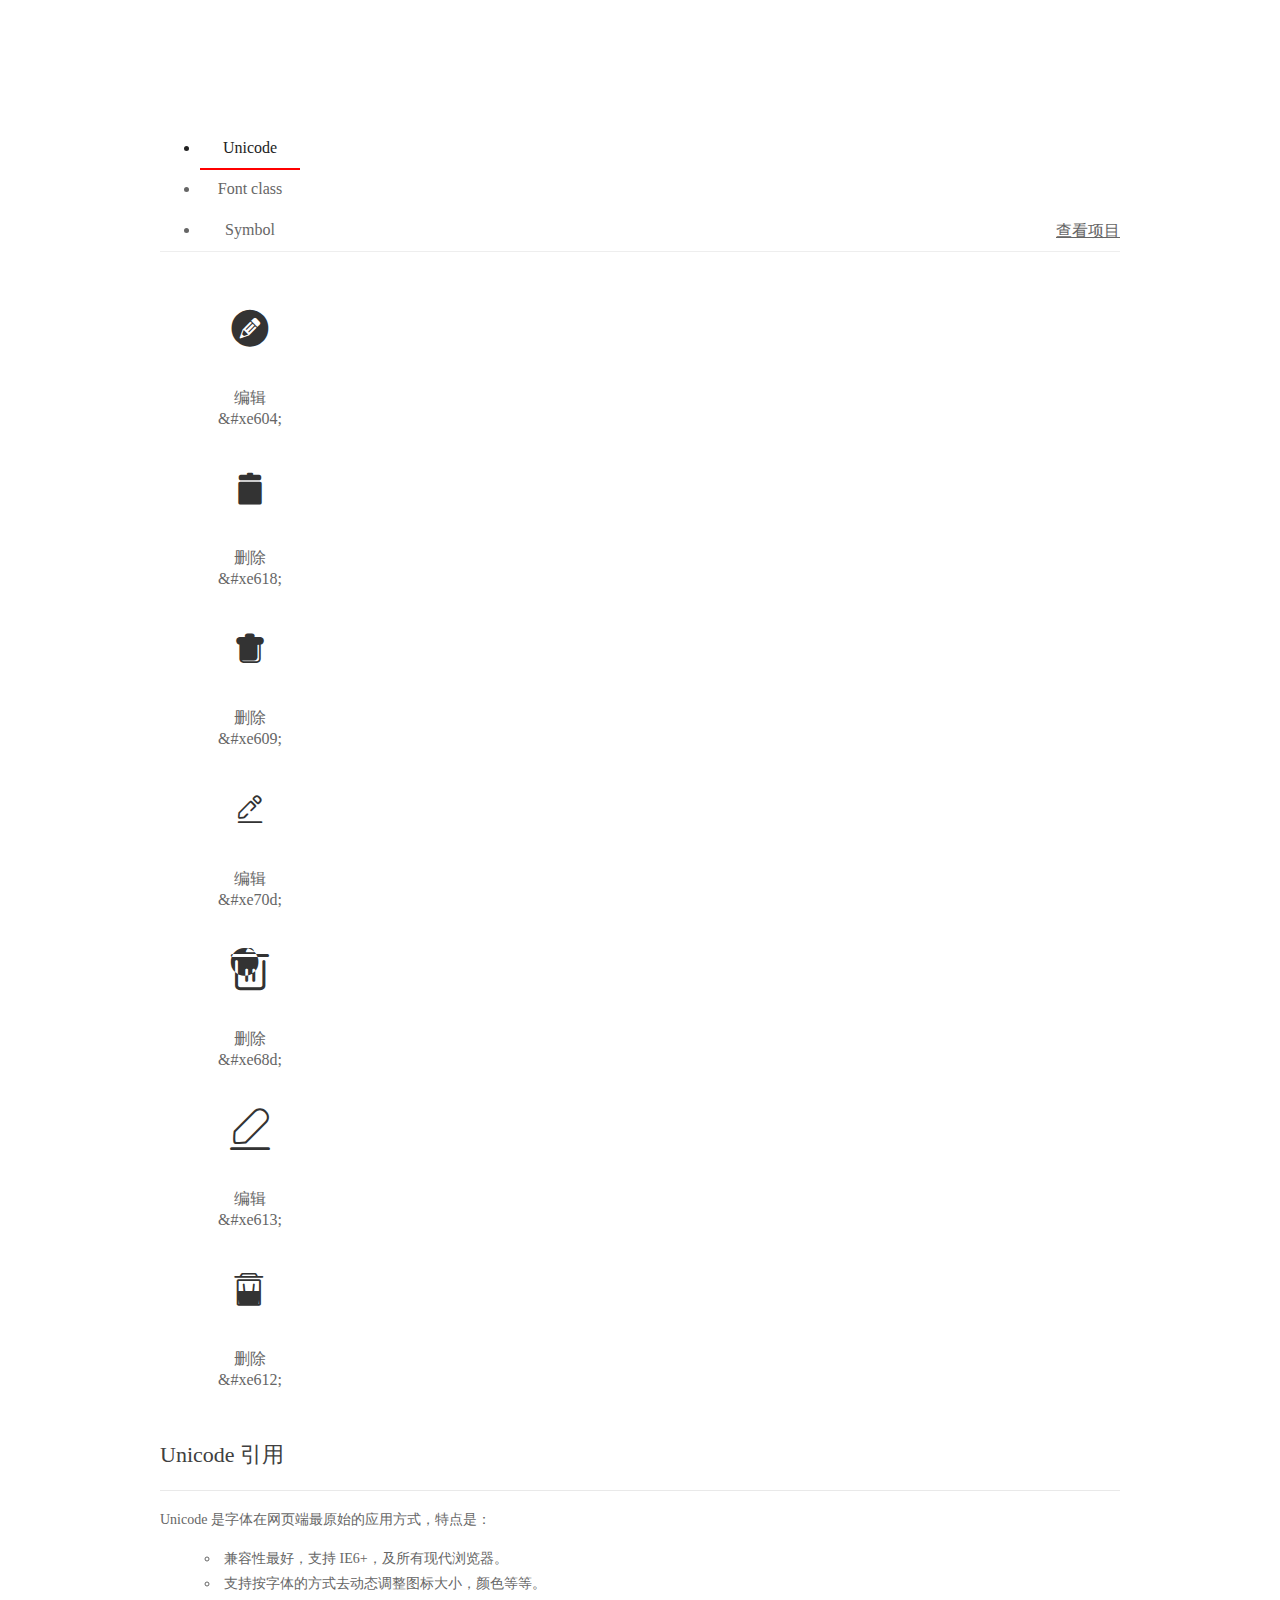
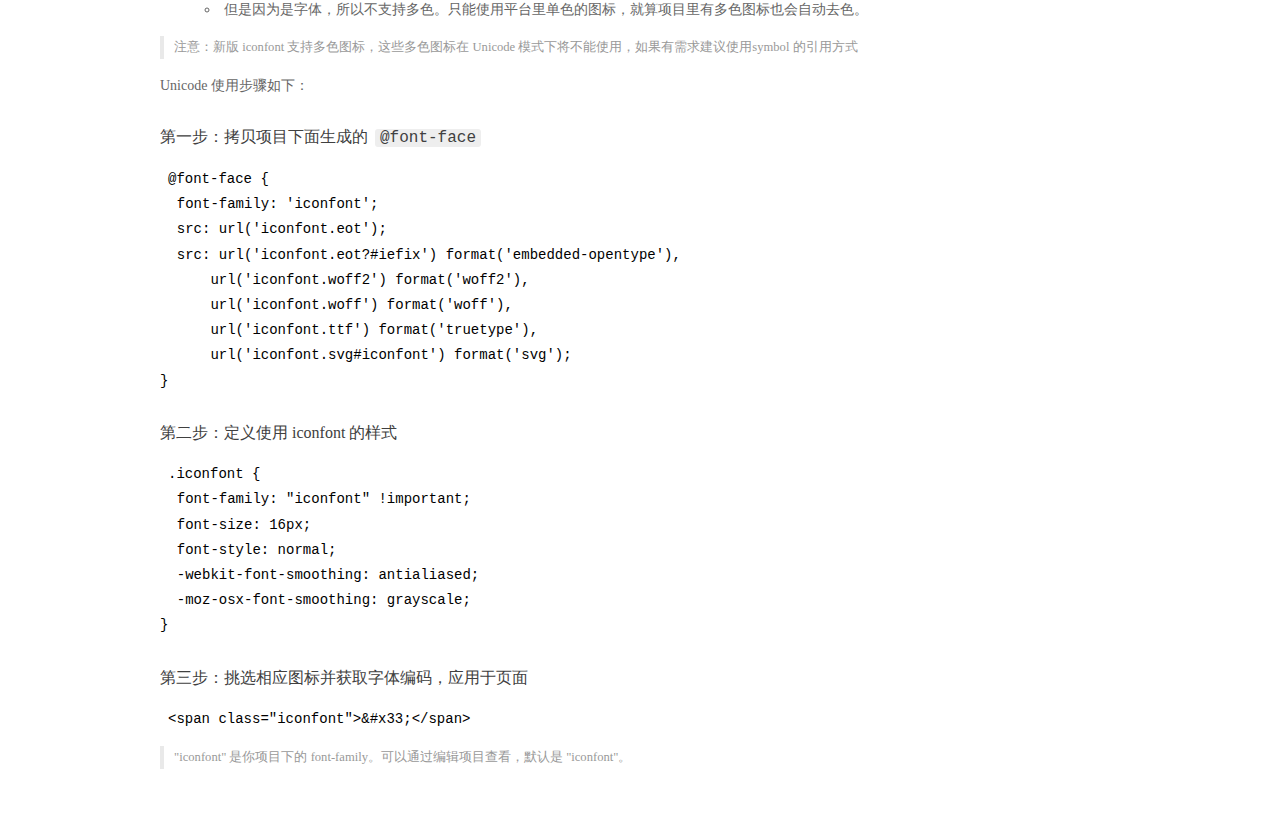
<file: src/main/webapp/bs/images/icons/demo_index.html>
<!DOCTYPE html>
<html>
<head>
  <meta charset="utf-8"/>
  <title>IconFont Demo</title>
  <link rel="shortcut icon" href="https://gtms04.alicdn.com/tps/i4/TB1_oz6GVXXXXaFXpXXJDFnIXXX-64-64.ico" type="image/x-icon"/>
  <link rel="stylesheet" href="https://g.alicdn.com/thx/cube/1.3.2/cube.min.css">
  <link rel="stylesheet" href="css/demo.css">
  <link rel="stylesheet" href="css/iconfont.css">
  <script src="font/iconfont.js"></script>
  <!-- jQuery -->
  <script src="https://a1.alicdn.com/oss/uploads/2018/12/26/7bfddb60-08e8-11e9-9b04-53e73bb6408b.js"></script>
  <!-- 代码高亮 -->
  <script src="https://a1.alicdn.com/oss/uploads/2018/12/26/a3f714d0-08e6-11e9-8a15-ebf944d7534c.js"></script>
</head>
<body>
  <div class="main">
    <h1 class="logo"><a href="https://www.iconfont.cn/" title="iconfont 首页" target="_blank">&#xe86b;</a></h1>
    <div class="nav-tabs">
      <ul id="tabs" class="dib-box">
        <li class="dib active"><span>Unicode</span></li>
        <li class="dib"><span>Font class</span></li>
        <li class="dib"><span>Symbol</span></li>
      </ul>
      
      <a href="https://www.iconfont.cn/manage/index?manage_type=myprojects&projectId=1248381" target="_blank" class="nav-more">查看项目</a>
      
    </div>
    <div class="tab-container">
      <div class="content unicode" style="display: block;">
          <ul class="icon_lists dib-box">
          
            <li class="dib">
              <span class="icon iconfont">&#xe604;</span>
                <div class="name">编辑</div>
                <div class="code-name">&amp;#xe604;</div>
              </li>
          
            <li class="dib">
              <span class="icon iconfont">&#xe618;</span>
                <div class="name">删除</div>
                <div class="code-name">&amp;#xe618;</div>
              </li>
          
            <li class="dib">
              <span class="icon iconfont">&#xe609;</span>
                <div class="name">删除</div>
                <div class="code-name">&amp;#xe609;</div>
              </li>
          
            <li class="dib">
              <span class="icon iconfont">&#xe70d;</span>
                <div class="name">编辑</div>
                <div class="code-name">&amp;#xe70d;</div>
              </li>
          
            <li class="dib">
              <span class="icon iconfont">&#xe68d;</span>
                <div class="name">删除</div>
                <div class="code-name">&amp;#xe68d;</div>
              </li>
          
            <li class="dib">
              <span class="icon iconfont">&#xe613;</span>
                <div class="name">编辑</div>
                <div class="code-name">&amp;#xe613;</div>
              </li>
          
            <li class="dib">
              <span class="icon iconfont">&#xe612;</span>
                <div class="name">删除</div>
                <div class="code-name">&amp;#xe612;</div>
              </li>
          
          </ul>
          <div class="article markdown">
          <h2 id="unicode-">Unicode 引用</h2>
          <hr>

          <p>Unicode 是字体在网页端最原始的应用方式，特点是：</p>
          <ul>
            <li>兼容性最好，支持 IE6+，及所有现代浏览器。</li>
            <li>支持按字体的方式去动态调整图标大小，颜色等等。</li>
            <li>但是因为是字体，所以不支持多色。只能使用平台里单色的图标，就算项目里有多色图标也会自动去色。</li>
          </ul>
          <blockquote>
            <p>注意：新版 iconfont 支持多色图标，这些多色图标在 Unicode 模式下将不能使用，如果有需求建议使用symbol 的引用方式</p>
          </blockquote>
          <p>Unicode 使用步骤如下：</p>
          <h3 id="-font-face">第一步：拷贝项目下面生成的 <code>@font-face</code></h3>
<pre><code class="language-css"
>@font-face {
  font-family: 'iconfont';
  src: url('iconfont.eot');
  src: url('iconfont.eot?#iefix') format('embedded-opentype'),
      url('iconfont.woff2') format('woff2'),
      url('iconfont.woff') format('woff'),
      url('iconfont.ttf') format('truetype'),
      url('iconfont.svg#iconfont') format('svg');
}
</code></pre>
          <h3 id="-iconfont-">第二步：定义使用 iconfont 的样式</h3>
<pre><code class="language-css"
>.iconfont {
  font-family: "iconfont" !important;
  font-size: 16px;
  font-style: normal;
  -webkit-font-smoothing: antialiased;
  -moz-osx-font-smoothing: grayscale;
}
</code></pre>
          <h3 id="-">第三步：挑选相应图标并获取字体编码，应用于页面</h3>
<pre>
<code class="language-html"
>&lt;span class="iconfont"&gt;&amp;#x33;&lt;/span&gt;
</code></pre>
          <blockquote>
            <p>"iconfont" 是你项目下的 font-family。可以通过编辑项目查看，默认是 "iconfont"。</p>
          </blockquote>
          </div>
      </div>
      <div class="content font-class">
        <ul class="icon_lists dib-box">
          
          <li class="dib">
            <span class="icon iconfont icon-bianji"></span>
            <div class="name">
              编辑
            </div>
            <div class="code-name">.icon-bianji
            </div>
          </li>
          
          <li class="dib">
            <span class="icon iconfont icon-shanchu"></span>
            <div class="name">
              删除
            </div>
            <div class="code-name">.icon-shanchu
            </div>
          </li>
          
          <li class="dib">
            <span class="icon iconfont icon-jinrongxianxingge-"></span>
            <div class="name">
              删除
            </div>
            <div class="code-name">.icon-jinrongxianxingge-
            </div>
          </li>
          
          <li class="dib">
            <span class="icon iconfont icon-bianji1"></span>
            <div class="name">
              编辑
            </div>
            <div class="code-name">.icon-bianji1
            </div>
          </li>
          
          <li class="dib">
            <span class="icon iconfont icon-shanchu1"></span>
            <div class="name">
              删除
            </div>
            <div class="code-name">.icon-shanchu1
            </div>
          </li>
          
          <li class="dib">
            <span class="icon iconfont icon-bianji2"></span>
            <div class="name">
              编辑
            </div>
            <div class="code-name">.icon-bianji2
            </div>
          </li>
          
          <li class="dib">
            <span class="icon iconfont icon-lvsefenkaicankaoxianban-"></span>
            <div class="name">
              删除
            </div>
            <div class="code-name">.icon-lvsefenkaicankaoxianban-
            </div>
          </li>
          
        </ul>
        <div class="article markdown">
        <h2 id="font-class-">font-class 引用</h2>
        <hr>

        <p>font-class 是 Unicode 使用方式的一种变种，主要是解决 Unicode 书写不直观，语意不明确的问题。</p>
        <p>与 Unicode 使用方式相比，具有如下特点：</p>
        <ul>
          <li>兼容性良好，支持 IE8+，及所有现代浏览器。</li>
          <li>相比于 Unicode 语意明确，书写更直观。可以很容易分辨这个 icon 是什么。</li>
          <li>因为使用 class 来定义图标，所以当要替换图标时，只需要修改 class 里面的 Unicode 引用。</li>
          <li>不过因为本质上还是使用的字体，所以多色图标还是不支持的。</li>
        </ul>
        <p>使用步骤如下：</p>
        <h3 id="-fontclass-">第一步：引入项目下面生成的 fontclass 代码：</h3>
<pre><code class="language-html">&lt;link rel="stylesheet" href="./iconfont.css"&gt;
</code></pre>
        <h3 id="-">第二步：挑选相应图标并获取类名，应用于页面：</h3>
<pre><code class="language-html">&lt;span class="iconfont icon-xxx"&gt;&lt;/span&gt;
</code></pre>
        <blockquote>
          <p>"
            iconfont" 是你项目下的 font-family。可以通过编辑项目查看，默认是 "iconfont"。</p>
        </blockquote>
      </div>
      </div>
      <div class="content symbol">
          <ul class="icon_lists dib-box">
          
            <li class="dib">
                <svg class="icon svg-icon" aria-hidden="true">
                  <use xlink:href="#icon-bianji"></use>
                </svg>
                <div class="name">编辑</div>
                <div class="code-name">#icon-bianji</div>
            </li>
          
            <li class="dib">
                <svg class="icon svg-icon" aria-hidden="true">
                  <use xlink:href="#icon-shanchu"></use>
                </svg>
                <div class="name">删除</div>
                <div class="code-name">#icon-shanchu</div>
            </li>
          
            <li class="dib">
                <svg class="icon svg-icon" aria-hidden="true">
                  <use xlink:href="#icon-jinrongxianxingge-"></use>
                </svg>
                <div class="name">删除</div>
                <div class="code-name">#icon-jinrongxianxingge-</div>
            </li>
          
            <li class="dib">
                <svg class="icon svg-icon" aria-hidden="true">
                  <use xlink:href="#icon-bianji1"></use>
                </svg>
                <div class="name">编辑</div>
                <div class="code-name">#icon-bianji1</div>
            </li>
          
            <li class="dib">
                <svg class="icon svg-icon" aria-hidden="true">
                  <use xlink:href="#icon-shanchu1"></use>
                </svg>
                <div class="name">删除</div>
                <div class="code-name">#icon-shanchu1</div>
            </li>
          
            <li class="dib">
                <svg class="icon svg-icon" aria-hidden="true">
                  <use xlink:href="#icon-bianji2"></use>
                </svg>
                <div class="name">编辑</div>
                <div class="code-name">#icon-bianji2</div>
            </li>
          
            <li class="dib">
                <svg class="icon svg-icon" aria-hidden="true">
                  <use xlink:href="#icon-lvsefenkaicankaoxianban-"></use>
                </svg>
                <div class="name">删除</div>
                <div class="code-name">#icon-lvsefenkaicankaoxianban-</div>
            </li>
          
          </ul>
          <div class="article markdown">
          <h2 id="symbol-">Symbol 引用</h2>
          <hr>

          <p>这是一种全新的使用方式，应该说这才是未来的主流，也是平台目前推荐的用法。相关介绍可以参考这篇<a href="">文章</a>
            这种用法其实是做了一个 SVG 的集合，与另外两种相比具有如下特点：</p>
          <ul>
            <li>支持多色图标了，不再受单色限制。</li>
            <li>通过一些技巧，支持像字体那样，通过 <code>font-size</code>, <code>color</code> 来调整样式。</li>
            <li>兼容性较差，支持 IE9+，及现代浏览器。</li>
            <li>浏览器渲染 SVG 的性能一般，还不如 png。</li>
          </ul>
          <p>使用步骤如下：</p>
          <h3 id="-symbol-">第一步：引入项目下面生成的 symbol 代码：</h3>
<pre><code class="language-html">&lt;script src="./iconfont.js"&gt;&lt;/script&gt;
</code></pre>
          <h3 id="-css-">第二步：加入通用 CSS 代码（引入一次就行）：</h3>
<pre><code class="language-html">&lt;style&gt;
.icon {
  width: 1em;
  height: 1em;
  vertical-align: -0.15em;
  fill: currentColor;
  overflow: hidden;
}
&lt;/style&gt;
</code></pre>
          <h3 id="-">第三步：挑选相应图标并获取类名，应用于页面：</h3>
<pre><code class="language-html">&lt;svg class="icon" aria-hidden="true"&gt;
  &lt;use xlink:href="#icon-xxx"&gt;&lt;/use&gt;
&lt;/svg&gt;
</code></pre>
          </div>
      </div>

    </div>
  </div>
  <script>
  $(document).ready(function () {
      $('.tab-container .content:first').show()

      $('#tabs li').click(function (e) {
        var tabContent = $('.tab-container .content')
        var index = $(this).index()

        if ($(this).hasClass('active')) {
          return
        } else {
          $('#tabs li').removeClass('active')
          $(this).addClass('active')

          tabContent.hide().eq(index).fadeIn()
        }
      })
    })
  </script>
</body>
</html>
</file>
<file: src/main/webapp/css/style.css>
html, body { 
  width: 100%;
  height: 100%; 
  margin: 0;
  background: #270F34; 
  overflow: hidden; 
  display: flex; 
  align-items: center; 
  justify-content: center
}
</file>
<file: src/main/webapp/css/Article.css>
*{
	margin: 0px;
	padding: 0px;
}

a{
	color: #000;
	text-decoration: none;
}
h1{
	text-align: center;
}
.default-font{
    font-family:  Tahoma, Consolas,幼圆;
}
.kaiti-font{
    font-family: 楷体,华文楷体,"Arial Black";
}
.read-night-mode{
    background-color: #3f3f3f;
    color: #c8c8c8;
}
#note-content-divide {
    position: relative;
    height: 31px;
    text-align: center;
    -webkit-user-select: none;
    -moz-user-select: none;
    -ms-user-select: none;
    user-select: none;
    margin: 20px 0;
}

    #note-content-divide .line {
        position: absolute;
        width: 100%;
        top: 15px;
        height: 1px;
        background-color: #bbb;
        z-index: 0;
    }

    #note-content-divide .content {
        display: inline-block;
        margin: 0 auto;
        background-color: #fff;
        position: relative;
        z-index: 1;
        font-size: 14px;
        line-height: 31px;
        padding: 0 10px;
        color: #bbb;
    }

body.reader-night-mode #note-content-divide .content {
    background-color: #3f3f3f;
}

#note-content-divide .divider-btn {
    text-decoration: none;
    margin-left: 10px;
    color: #3194d0;
    cursor: pointer;
}

.note {
    position: relative;
    padding-top: 10px;
}

    .note iframe {
        display: block;
    }

    .note #note-fixed-ad-container {
        position: fixed;
        top: 80px;
        right: 50%;
        margin-right: -560px;
        width: 180px;
    }

    .note #web-note-ad-fixed {
        display: block;
        width: 100%;
        height: 260px;
        background-image: url(../img/id.jpg);
        background-repeat: no-repeat;
        background-size: contain;
        background-position: 50%;
        margin-bottom: 15px;
    }

        .note #web-note-ad-fixed .close {
            display: block;
            width: 20px;
            height: 20px;
            color: #999;
            position: absolute;
            right: 10px;
            top: 10px;
        }

            .note #web-note-ad-fixed .close:hover {
                color: #333;
            }

    .note .post {
        margin: 0 auto;
        padding-top: 20px;
        padding-bottom: 40px;
        width: 620px;
    }

        .note .post .article .title {
            word-break: break-word !important;
            word-break: break-all;
            margin: 20px 0 0;
            font-family: -apple-system,SF UI Display,Arial,PingFang SC,Hiragino Sans GB,Microsoft YaHei,WenQuanYi Micro Hei,sans-serif;
            font-size: 34px;
            font-weight: 700;
            line-height: 1.3;
        }

        .note .post .article .author {
            margin: 30px 0 40px;
        }

            .note .post .article .author .avatar {
                width: 48px;
                height: 48px;
                vertical-align: middle;
                display: inline-block;
            }

            .note .post .article .author .info {
                vertical-align: middle;
                display: inline-block;
                margin-left: 8px;
            }

                .note .post .article .author .info img.badge-icon {
                    margin-right: 5px;
                    width: 20px;
                    height: 20px;
                    border-radius: 0;
                    border: 0;
                }

            .note .post .article .author .name {
                margin-right: 3px;
                font-size: 16px;
                vertical-align: middle;
            }

        .note .post .article .follow, .note .post .article .follow-cancel, .note .post .article .follow-each, .note .post .article .following, .note .post .article .user-follow-button-header {
            padding: 0 7px 0 5px;
            font-size: 12px;
        }

        .note .post .article .author .meta {
            margin-top: 5px;
            font-size: 12px;
            color: #969696;
        }

            .note .post .article .author .meta span {
                padding-right: 5px;
            }

        .note .post .article .author .edit {
            float: right;
            margin-top: 8px;
            padding: 0 12px;
            font-size: 14px;
            border: 1px solid #dcdcdc;
            color: #9b9b9b;
            line-height: 30px;
            border-radius: 50px;
        }

            .note .post .article .author .edit:hover {
                background-color: hsla(0,0%,71%,.1);
            }

        .note .post .article .show-content {
            color: #2f2f2f;
            word-break: break-word !important;
            word-break: break-all;
            font-size: 16px;
            font-weight: 400;
            line-height: 1.7;
        }

            .note .post .article .show-content p {
                margin: 0 0 25px;
            }

            .note .post .article .show-content blockquote h1:last-child, .note .post .article .show-content blockquote h2:last-child, .note .post .article .show-content blockquote h3:last-child, .note .post .article .show-content blockquote h4:last-child, .note .post .article .show-content blockquote h5:last-child, .note .post .article .show-content blockquote h6:last-child, .note .post .article .show-content blockquote li:last-child, .note .post .article .show-content blockquote ol:last-child, .note .post .article .show-content blockquote p:last-child, .note .post .article .show-content blockquote ul:last-child {
                margin-bottom: 0;
            }

            .note .post .article .show-content .video-package .video-description p {
                margin: 0;
            }

            .note .post .article .show-content li p {
                overflow: visible;
            }

            .note .post .article .show-content a {
                color: #3194d0;
            }

                .note .post .article .show-content a:hover {
                    color: #3194d0;
                    text-decoration: underline;
                }

                .note .post .article .show-content a.active, .note .post .article .show-content a:active, .note .post .article .show-content a:focus {
                    color: #3194d0;
                }

                .note .post .article .show-content a.disabled, .note .post .article .show-content a.disabled.active, .note .post .article .show-content a.disabled:active, .note .post .article .show-content a.disabled:focus, .note .post .article .show-content a.disabled:hover, .note .post .article .show-content a[disabled], .note .post .article .show-content a[disabled].active, .note .post .article .show-content a[disabled]:active, .note .post .article .show-content a[disabled]:focus, .note .post .article .show-content a[disabled]:hover {
                    cursor: not-allowed;
                    color: #f5f5f5;
                }

            .note .post .article .show-content ol, .note .post .article .show-content p, .note .post .article .show-content ul {
                word-break: break-word !important;
                word-break: break-all;
            }

            .note .post .article .show-content hr {
                margin: 0 0 20px;
                border-top: 1px solid #ddd;
            }

            .note .post .article .show-content h1, .note .post .article .show-content h2, .note .post .article .show-content h3, .note .post .article .show-content h4, .note .post .article .show-content h5, .note .post .article .show-content h6 {
                margin: 0 0 15px;
                font-weight: 700;
                color: #2f2f2f;
                line-height: 1.7;
                text-rendering: optimizelegibility;
            }

            .note .post .article .show-content h1 {
                font-size: 26px;
            }

            .note .post .article .show-content h2 {
                font-size: 24px;
            }

            .note .post .article .show-content h3 {
                font-size: 22px;
            }

            .note .post .article .show-content h4 {
                font-size: 20px;
            }

            .note .post .article .show-content h5 {
                font-size: 18px;
            }

            .note .post .article .show-content h6 {
                font-size: 16px;
            }

            .note .post .article .show-content img {
                max-width: 100%;
            }

            .note .post .article .show-content blockquote {
                padding: 20px;
                margin-bottom: 25px;
                background-color: #f7f7f7;
                border-left: 6px solid #b4b4b4;
                word-break: break-word !important;
                word-break: break-all;
                font-size: 16px;
                font-weight: 400;
                line-height: 30px;
            }

                .note .post .article .show-content blockquote p {
                    font-size: 16px;
                    font-weight: 400;
                    line-height: 1.7;
                }

                .note .post .article .show-content blockquote .image-package {
                    width: auto;
                    margin-left: 0;
                }

            .note .post .article .show-content ol, .note .post .article .show-content ul {
                padding: 0;
                margin: -5px 0 20px 20px;
            }

                .note .post .article .show-content ol li, .note .post .article .show-content ul li {
                    line-height: 30px;
                }

                    .note .post .article .show-content ol li ol, .note .post .article .show-content ol li ul, .note .post .article .show-content ul li ol, .note .post .article .show-content ul li ul {
                        margin-top: 15px;
                    }

                .note .post .article .show-content ol .image-package, .note .post .article .show-content ul .image-package {
                    width: auto !important;
                    margin-left: 0 !important;
                }

            .note .post .article pre, 
            .note .post .article xmp{
                margin-bottom: 20px;
                padding: 15px;
                font-size: 13px;
                word-wrap: normal;
                word-break: break-word !important;
                word-break: break-all;
                white-space: pre;
                overflow: auto;
                border-radius: 4px;
            }

                .note .post .article .show-content pre code {
                    padding: 0;
                    background-color: transparent;
                    white-space: pre;
                }

            .note .post .article .show-content code {
                padding: 2px 4px;
                background-color: #f6f6f6;
                border: none;
                font-size: 13px;
                white-space: pre-wrap;
                vertical-align: middle;
            }

            .note .post .article .show-content table {
                width: 100%;
                margin-bottom: 20px;
                border: 1px solid #ddd;
                border-collapse: collapse;
                border-left: none;
                word-break: normal;
            }

                .note .post .article .show-content table tr:nth-of-type(2n) {
                    background-color: hsla(0,0%,71%,.1);
                }

                .note .post .article .show-content table thead th {
                    vertical-align: middle;
                    text-align: inherit;
                }

                .note .post .article .show-content table td, .note .post .article .show-content table th {
                    padding: 8px;
                    border: 1px solid #ddd;
                    line-height: 20px;
                    vertical-align: middle;
                }

                .note .post .article .show-content table th {
                    font-weight: 700;
                }

                .note .post .article .show-content table .image-package {
                    width: auto;
                    margin-left: 0;
                }

            .note .post .article .show-content .image-package .image-container {
                z-index: 100;
                position: relative;
                background-color: #eee;
                transition: background-color .1s linear;
                margin: 0 auto;
            }

                .note .post .article .show-content .image-package .image-container .image-container-fill {
                    z-index: 50;
                }

                .note .post .article .show-content .image-package .image-container .image-view {
                    position: absolute;
                    top: 0;
                    left: 0;
                    width: 100%;
                    height: 100%;
                    overflow: hidden;
                }

                    .note .post .article .show-content .image-package .image-container .image-view img.image-loading {
                        -webkit-filter: blur(4px);
                        filter: blur(4px);
                        opacity: .3;
                    }

                    .note .post .article .show-content .image-package .image-container .image-view img {
                        display: block;
                        transition: all .15s linear;
                        z-index: 100;
                        -webkit-filter: blur(0);
                        filter: blur(0);
                        opacity: 1;
                    }

            .note .post .article .show-content .image-package {
                padding-bottom: 25px;
                width: 700px;
                margin-left: -40px;
                text-align: center;
            }

                .note .post .article .show-content .image-package img {
                    max-width: 100%;
                    height: auto;
                    vertical-align: middle;
                    border: 0;
                    cursor: -webkit-zoom-in;
                    transition: all .25s ease-in-out;
                }

                .note .post .article .show-content .image-package .image-caption {
                    min-width: 20%;
                    max-width: 80%;
                    min-height: 22px;
                    display: inline-block;
                    padding: 10px;
                    margin: 0 auto;
                    border-bottom: 1px solid #d9d9d9;
                    font-size: 14px;
                    color: #969696;
                    line-height: 1.7;
                }

                    .note .post .article .show-content .image-package .image-caption:empty {
                        display: none;
                    }

            .note .post .article .show-content .video-package {
                position: relative;
                margin: -20px auto 20px;
                text-align: center;
            }

                .note .post .article .show-content .video-package .video-placeholder-area {
                    position: relative;
                    display: inline-block;
                    height: 110px;
                    padding: 10px;
                    padding-left: 120px;
                    box-sizing: border-box;
                    border: 1px solid #d9d9d9;
                    background-color: hsla(0,0%,71%,.1);
                    text-align: left;
                    cursor: pointer;
                }

                    .note .post .article .show-content .video-package .video-placeholder-area:after {
                        content: " ";
                        position: absolute;
                        top: -1px;
                        left: -1px;
                        display: block;
                        width: 110px;
                        height: 110px;
                        background-color: rgba(0,0,0,.3);
                        background-image: url(//cdn2.jianshu.io/assets/common/play-btn-c4bc06b9dfe063495b6b8277b14bc5c3.png);
                        background-position: 30px;
                        background-size: 50px;
                        background-repeat: no-repeat;
                        transition: all .1s linear;
                    }

                    .note .post .article .show-content .video-package .video-placeholder-area:hover:after {
                        background-color: transparent;
                    }

                    .note .post .article .show-content .video-package .video-placeholder-area .video-cover {
                        position: absolute;
                        top: -1px;
                        left: -1px;
                        display: block;
                        width: 110px;
                        height: 110px;
                        opacity: .8;
                        transition: opacity .1s linear;
                    }

                .note .post .article .show-content .video-package .video-description {
                    min-width: 20%;
                    min-height: 22px;
                    display: none;
                    padding: 10px;
                    margin: 0 auto;
                    border-bottom: 1px solid #d9d9d9;
                    font-size: 13px;
                    color: #999;
                    line-height: 1.7;
                }

                    .note .post .article .show-content .video-package .video-description:empty {
                        display: none;
                    }

                .note .post .article .show-content .video-package .video-close-button, .note .post .article .show-content .video-package .video-provider-button {
                    text-align: left;
                    font-size: 14px;
                    padding: 0;
                    line-height: 14px;
                    cursor: pointer;
                    transition: opacity .1s linear;
                }

                    .note .post .article .show-content .video-package .video-close-button i, .note .post .article .show-content .video-package .video-provider-button i {
                        position: relative;
                        top: 1px;
                    }

                .note .post .article .show-content .video-package .video-provider-button {
                    float: right;
                }

        .note .post .article .show-content-paid {
            -webkit-user-select: none;
            -moz-user-select: none;
            -ms-user-select: none;
            user-select: none;
        }

        .note .post .book-menu {
            margin: 40px 0 20px;
            height: 50px;
            font-size: 0;
            border: 1px solid #e0e0e0;
            border-radius: 5px;
            background-color: hsla(0,0%,71%,.1);
            overflow: hidden;
        }

body.reader-night-mode .note .post .book-menu {
    border-color: #2f2f2f;
}

.note .post .book-menu .menu-item {
    display: inline-block;
    height: 100%;
    width: 33.33%;
    line-height: 48px;
    text-align: center;
    font-size: 16px;
    color: #333;
    border-right: 1px solid #e0e0e0;
}

body.reader-night-mode .note .post .book-menu .menu-item {
    color: #c8c8c8;
    border-color: #2f2f2f;
}

.note .post .book-menu .menu-item:last-of-type {
    border-right: none;
}

.note .post .book-menu .menu-item a {
    display: inline-block;
    width: 100%;
    color: #333;
}

body.reader-night-mode .note .post .book-menu .menu-item a {
    color: #c8c8c8;
}

.note .post .book-menu .menu-item a:hover {
    background-color: #eee;
}

body.reader-night-mode .note .post .book-menu .menu-item a:hover {
    background-color: #5a5a5a;
}

.note .post .show-foot {
    margin-bottom: 30px;
}

    .note .post .show-foot .notebook {
        font-size: 12px;
        color: #c8c8c8;
    }

        .note .post .show-foot .notebook i {
            margin-right: 2px;
            font-size: 15px;
        }

    .note .post .show-foot .copyright {
        float: right;
        margin-top: 5px;
        font-size: 12px;
        line-height: 1.7;
        color: #c8c8c8;
    }

    .note .post .show-foot .modal-wrap {
        float: right;
        margin-top: 5px;
        margin-right: 20px;
        font-size: 12px;
        line-height: 1.7;
    }

        .note .post .show-foot .modal-wrap > a {
            color: #c8c8c8;
        }

.note .post #note-book-info {
    padding: 20px;
    background-color: hsla(0,0%,71%,.1);
    border: 1px solid #e1e1e1;
    border-radius: 4px;
    font-size: 12px;
    position: relative;
    height: 147px;
}

body.reader-night-mode .note .post #note-book-info {
    border-color: #2f2f2f;
}

.note .post #note-book-info .btn {
    position: absolute;
    right: 20px;
    top: 20px;
}

.note .post #note-book-info .banner {
    position: absolute;
    left: 20px;
    top: 20px;
    z-index: 1;
    width: 80px;
    height: 107px;
    border-radius: 4px;
    overflow: hidden;
}

    .note .post #note-book-info .banner img {
        width: 100%;
        height: 100%;
    }

.note .post #note-book-info .info {
    width: 100%;
    height: 100%;
    box-sizing: border-box;
    padding-left: 100px;
}

    .note .post #note-book-info .info .title {
        color: #333;
        font-size: 17px;
        line-height: 1.8;
        margin: 3px 0 5px;
        display: block;
    }

body.reader-night-mode .note .post #note-book-info .info .title {
    color: #c8c8c8;
}

.note .post #note-book-info .info .meta {
    color: #969696;
    font-size: 12px;
    margin-bottom: 10px;
}

.note .post #note-book-info .info .summary {
    color: #969696;
    overflow: hidden;
    text-overflow: ellipsis;
    display: -webkit-box;
    -webkit-line-clamp: 2;
    -webkit-box-orient: vertical;
}

.note .post .follow-detail {
    padding: 20px;
    background-color: hsla(0,0%,71%,.1);
    border: 1px solid #e1e1e1;
    border-radius: 4px;
    font-size: 12px;
}

    .note .post .follow-detail li {
        line-height: 20px;
    }

    .note .post .follow-detail .avatar {
        float: left;
        margin-right: 10px;
        width: 48px;
        height: 48px;
    }

    .note .post .follow-detail .info {
        min-height: 47px;
    }

        .note .post .follow-detail .info img.badge-icon {
            margin-right: 3px;
            width: 20px;
            height: 20px;
            vertical-align: middle;
        }

        .note .post .follow-detail .info .title {
            margin-right: 3px;
            font-size: 17px;
            line-height: 1.8;
            vertical-align: middle;
        }

    .note .post .follow-detail .ic-man, .note .post .follow-detail .ic-woman {
        font-size: 15px;
        vertical-align: middle;
    }

    .note .post .follow-detail .tag {
        padding: 1px 2px;
        font-size: 12px;
        color: #ea6f5a;
        border: 1px solid #ea6f5a;
        border-radius: 3px;
    }

    .note .post .follow-detail .info p {
        margin-bottom: 0;
        color: #969696;
    }

    .note .post .follow-detail .btn, .note .post .follow-detail .user-follow-button-footer {
        float: right;
        margin-top: 4px;
        padding: 8px 0;
        width: 100px;
        font-size: 16px;
    }

    .note .post .follow-detail .signature {
        margin-top: 20px;
        padding-top: 20px;
        border-top: 1px solid #e1e1e1;
        color: #969696;
        overflow: hidden;
        text-overflow: ellipsis;
        white-space: nowrap;
    }

.note .post .dividing-line {
    border-bottom: 1px solid #f0f0f0;
}

.note .post .support-author {
    min-height: 144px;
    padding: 20px 0;
    text-align: center;
    clear: both;
}

    .note .post .support-author p {
        padding: 0 30px;
        margin-bottom: 20px;
        min-height: 24px;
        font-size: 17px;
        font-weight: 700;
        color: #969696;
    }

    .note .post .support-author .btn-pay {
        margin-bottom: 20px;
        padding: 8px 25px;
        font-size: 16px;
        color: #fff;
        background-color: #ea6f5a;
        border-radius: 20px;
    }

        .note .post .support-author .btn-pay:hover {
            background-color: #ec6149;
        }

    .note .post .support-author .supporter {
        height: 50px;
    }

        .note .post .support-author .supporter .support-list {
            list-style: none;
            display: inline-block;
        }

            .note .post .support-author .supporter .support-list li {
                margin: 0 -5px;
                display: inline-block;
            }

            .note .post .support-author .supporter .support-list .avatar {
                width: 40px;
                height: 40px;
            }

                .note .post .support-author .supporter .support-list .avatar img {
                    border: 3px solid #fff;
                }
.avatar img{
	width: 100%;
    height: 100%;
    border: 1px solid #ddd;
    border-radius: 50%;
}
        .note .post .support-author .supporter .modal-wrap {
            margin-left: 5px;
            font-size: 14px;
            color: #646464;
            vertical-align: -2px;
            cursor: pointer;
            display: inline-block;
        }

        .note .post .support-author .supporter span {
            cursor: pointer;
            padding-left: 5px;
            margin-right: -10px;
            font-size: 13px;
        }

.note .post .meta-bottom {
    margin-top: 40px;
    margin-bottom: 80px;
}

    .note .post .meta-bottom .share-group {
        float: right;
        margin-top: 6px;
    }

        .note .post .meta-bottom .share-group .share-circle {
            width: 50px;
            height: 50px;
            margin-left: 5px;
            text-align: center;
            border: 1px solid #dcdcdc;
            border-radius: 50%;
            vertical-align: middle;
            display: inline-block;
            position: relative;
        }

            .note .post .meta-bottom .share-group .share-circle .qrcode {
                width: 200px;
                height: 220px;
                box-shadow: 0 3px 10px rgba(0,0,0,.15);
                box-sizing: border-box;
                background-color: #fff;
                position: absolute;
                top: -230px;
                left: 50%;
                margin-left: -100px;
                display: none;
                border-radius: 6px;
                padding: 15px;
                border: 1px solid #ddd;
            }

                .note .post .meta-bottom .share-group .share-circle .qrcode:after {
                    border-top: 20px solid #dcdcdc;
                    z-index: 1;
                    bottom: -25px;
                }

                .note .post .meta-bottom .share-group .share-circle .qrcode:after, .note .post .meta-bottom .share-group .share-circle .qrcode:before {
                    width: 25px;
                    height: 25px;
                    content: "";
                    border-left: 15px solid transparent;
                    border-right: 15px solid transparent;
                    position: absolute;
                    left: 50%;
                    margin-left: -12px;
                }

                .note .post .meta-bottom .share-group .share-circle .qrcode:before {
                    border-top: 20px solid #fff;
                    z-index: 2;
                    bottom: -24px;
                }

                .note .post .meta-bottom .share-group .share-circle .qrcode img {
                    width: 100%;
                }

                .note .post .meta-bottom .share-group .share-circle .qrcode p {
                    font-size: 14px;
                }

            .note .post .meta-bottom .share-group .share-circle i {
                margin-top: 10px;
                font-size: 24px;
                line-height: 2;
            }

            .note .post .meta-bottom .share-group .share-circle .ic-wechat {
                color: #00bb29;
            }

            .note .post .meta-bottom .share-group .share-circle .ic-weibo {
                color: #e05244;
            }

            .note .post .meta-bottom .share-group .share-circle .ic-picture {
                color: #9b9b9b;
            }

            .note .post .meta-bottom .share-group .share-circle:hover {
                background-color: hsla(0,0%,71%,.1);
            }

        .note .post .meta-bottom .share-group .more-share {
            width: auto;
            padding: 4px 18px;
            font-size: 14px;
            color: #9b9b9b;
            line-height: 40px;
            border-radius: 50px;
        }

        .note .post .meta-bottom .share-group .popover-content {
            padding: 0;
        }

        .note .post .meta-bottom .share-group .share-list {
            margin: 0;
            list-style: none;
        }

            .note .post .meta-bottom .share-group .share-list li {
                line-height: 20px;
            }

            .note .post .meta-bottom .share-group .share-list a {
                padding: 5px 10px;
                display: block;
            }

                .note .post .meta-bottom .share-group .share-list a:hover {
                    background-color: #f0f0f0;
                }

            .note .post .meta-bottom .share-group .share-list i {
                margin-right: 10px;
            }

            .note .post .meta-bottom .share-group .share-list span {
                vertical-align: middle;
            }

.note .post #web-note-ad-1, .note .post #web-note-ad-2 {
    display: block;
    width: 100%;
}

    .note .post #web-note-ad-1 img, .note .post #web-note-ad-2 img {
        width: 100%;
    }

.note .post .comment-list {
    padding-top: 20px;
}

    .note .post .comment-list .new-comment {
        position: relative;
        margin-left: 48px;
    }

        .note .post .comment-list .new-comment .avatar {
            position: absolute;
            left: -48px;
        }

        .note .post .comment-list .new-comment .sign-container, .note .post .comment-list .new-comment textarea {
            padding: 10px 15px;
            width: 100%;
            height: 80px;
            font-size: 13px;
            border: 1px solid #dcdcdc;
            border-radius: 4px;
            background-color: hsla(0,0%,71%,.1);
            resize: none;
            display: inline-block;
            vertical-align: top;
            outline-style: none;
        }

        .note .post .comment-list .new-comment .sign-container {
            text-align: center;
        }

        .note .post .comment-list .new-comment .btn-sign {
            width: 78px;
            margin: 11px 10px 0 0;
            padding: 7px 18px;
            font-size: 16px;
            border: none;
            border-radius: 20px;
            color: #fff !important;
            background-color: #3194d0;
            outline: none;
        }

            .note .post .comment-list .new-comment .btn-sign:hover {
                background-color: #187cb7;
            }

        .note .post .comment-list .new-comment .write-function-block {
            height: 50px;
        }

            .note .post .comment-list .new-comment .write-function-block .emoji-modal {
                left: -48px;
            }

        .note .post .comment-list .new-comment .emoji {
            float: left;
            margin-top: 14px;
        }

            .note .post .comment-list .new-comment .emoji i {
                font-size: 20px;
                color: #969696;
            }

                .note .post .comment-list .new-comment .emoji i:hover {
                    color: #2f2f2f;
                }

        .note .post .comment-list .new-comment .emoji-modal:after, .note .post .comment-list .new-comment .emoji-modal:before {
            left: 48px;
        }

        .note .post .comment-list .new-comment .hint {
            float: left;
            margin: 20px 0 0 20px;
            font-size: 13px;
            color: #969696;
        }

        .note .post .comment-list .new-comment .btn-send {
            float: right;
            width: 78px;
            margin: 10px 0;
            padding: 8px 18px;
            font-size: 16px;
            border: none;
            border-radius: 20px;
            color: #fff !important;
            background-color: #42c02e;
            cursor: pointer;
            outline: none;
            display: block;
        }

            .note .post .comment-list .new-comment .btn-send:hover {
                background-color: #3db922;
            }

        .note .post .comment-list .new-comment .cancel {
            float: right;
            margin: 18px 30px 0 0;
            font-size: 16px;
            color: #969696;
        }

            .note .post .comment-list .new-comment .cancel:hover {
                color: #2f2f2f;
            }

        .note .post .comment-list .new-comment span {
            font-size: 14px;
            vertical-align: -7px;
        }

    .note .post .comment-list .top-title {
        padding-bottom: 20px;
        font-size: 17px;
        font-weight: 700;
        border-bottom: 1px solid #f0f0f0;
    }

        .note .post .comment-list .top-title span {
            vertical-align: middle;
        }

    .note .post .comment-list .comment {
        padding: 20px 0 30px;
        border-bottom: 1px solid #f0f0f0;
    }

        .note .post .comment-list .comment:last-child {
            border-bottom: none;
        }

        .note .post .comment-list .comment p {
            font-size: 16px;
        }

    .note .post .comment-list .author {
        margin-bottom: 15px;
    }

    .note .post .comment-list .avatar {
        margin-right: 5px;
        width: 38px;
        height: 38px;
        vertical-align: middle;
        display: inline-block;
    }

    .note .post .comment-list .comment-wrap .comment-delete, .note .post .comment-list .comment-wrap .report {
        float: right;
        margin: 12px 0 0 10px;
        display: none;
    }

    .note .post .comment-list .comment-wrap:hover .comment-delete, .note .post .comment-list .comment-wrap:hover .report {
        display: inherit;
    }

    .note .post .comment-list p {
        margin: 10px 0;
        line-height: 1.5;
        font-size: 16px;
        word-break: break-word !important;
        word-break: break-all;
    }

        .note .post .comment-list p a, .note .post .comment-list p a:hover {
            color: #3194d0;
        }

    .note .post .comment-list .info {
        display: inline-block;
        vertical-align: middle;
    }

    .note .post .comment-list .name {
        font-size: 15px;
        color: #333;
    }

        .note .post .comment-list .name:hover {
            color: #2f2f2f;
        }

    .note .post .comment-list .badge-icon {
        height: 17px;
        width: 17px;
    }

    .note .post .comment-list .author-tag {
        margin-left: 2px;
        padding: 0 2px;
        font-size: 12px;
        color: #ea6f5a;
        border: 1px solid #ea6f5a;
        border-radius: 3px;
        vertical-align: middle;
    }

    .note .post .comment-list .meta {
        font-size: 12px;
        color: #969696;
    }

        .note .post .comment-list .meta span {
            margin-right: 6px;
        }

    .note .post .comment-list .tool-group a {
        margin-right: 10px;
        font-size: 0;
        color: #969696;
        display: inline-block;
    }

        .note .post .comment-list .tool-group a:hover {
            color: #333;
        }

body.reader-night-mode .note .post .comment-list .tool-group a:hover {
    color: #c8c8c8;
}

.note .post .comment-list .tool-group a i {
    margin-right: 5px;
    font-size: 18px;
    vertical-align: middle;
}

.note .post .comment-list .tool-group a span {
    vertical-align: middle;
    font-size: 14px;
}

.note .post .comment-list .normal-comment-list {
    margin-top: 30px;
}

    .note .post .comment-list .normal-comment-list .top-title .author-only {
        margin-left: 10px;
        padding: 4px 8px;
        font-size: 12px;
        color: #969696;
        border: 1px solid #e1e1e1;
        border-radius: 12px;
    }

        .note .post .comment-list .normal-comment-list .top-title .author-only.active {
            color: #fff;
            border: 1px solid #ea6f5a;
            background-color: #ea6f5a;
        }

    .note .post .comment-list .normal-comment-list .top-title .close-btn {
        margin-left: 10px;
        font-size: 12px;
        color: #969696;
    }

    .note .post .comment-list .normal-comment-list .top-title .pull-right a {
        margin-left: 10px;
        font-size: 12px;
        font-weight: 400;
        color: #969696;
        display: inline-block;
    }

        .note .post .comment-list .normal-comment-list .top-title .pull-right .active, .note .post .comment-list .normal-comment-list .top-title .pull-right a:hover {
            color: #2f2f2f;
        }

    .note .post .comment-list .normal-comment-list .close-comment, .note .post .comment-list .normal-comment-list .no-author-comment, .note .post .comment-list .normal-comment-list .no-comment {
        width: 226px;
        height: 92px;
        margin: 30px auto 20px;
        background: url(//cdn2.jianshu.io/assets/web/icon_comment_no-1b12627d360515e52c3c4dfc2f6b0eb7.png) no-repeat;
        background-size: contain;
    }

    .note .post .comment-list .normal-comment-list .close-comment {
        background: url(//cdn2.jianshu.io/assets/web/icon_comment_close-1977c458f0eb7900b53b422cac10c713.png) no-repeat;
        background-size: contain;
    }

    .note .post .comment-list .normal-comment-list .no-author-comment {
        background: url(//cdn2.jianshu.io/assets/web/icon_comment_no_writer-511f994389aa2409f189d680b13ff5ed.png) no-repeat;
        background-size: contain;
    }

    .note .post .comment-list .normal-comment-list .text {
        margin-bottom: 50px;
        text-align: center;
        font-size: 12px;
        color: #969696;
    }

        .note .post .comment-list .normal-comment-list .text a, .note .post .comment-list .normal-comment-list .text a:hover {
            color: #3194d0;
        }

    .note .post .comment-list .normal-comment-list .open-block {
        padding: 30px 0 50px;
        text-align: center;
        border-top: 1px solid #f0f0f0;
    }

        .note .post .comment-list .normal-comment-list .open-block .open-btn {
            padding: 10px 20px;
            font-size: 16px;
            color: #969696;
            border: 1px solid #dcdcdc;
            border-radius: 20px;
        }

.note .post .comment-list .sub-comment-list {
    margin-top: 20px;
    padding: 5px 0 5px 20px;
    border-left: 2px solid #d9d9d9;
}

    .note .post .comment-list .sub-comment-list p {
        margin: 0 0 5px;
        font-size: 14px;
        line-height: 1.5;
    }

    .note .post .comment-list .sub-comment-list a, .note .post .comment-list .sub-comment-list a:hover {
        color: #3194d0;
    }

    .note .post .comment-list .sub-comment-list .new-comment {
        margin: 0;
    }

        .note .post .comment-list .sub-comment-list .new-comment .sign-container, .note .post .comment-list .sub-comment-list .new-comment textarea {
            width: 100%;
        }

        .note .post .comment-list .sub-comment-list .new-comment .emoji {
            margin: 15px 0 0;
        }

    .note .post .comment-list .sub-comment-list .emoji-modal-wrap .emoji-modal {
        left: -48px;
    }

.note .post .comment-list .sub-comment {
    margin-bottom: 15px;
    padding-bottom: 15px;
    border-bottom: 1px dashed #f0f0f0;
}

    .note .post .comment-list .sub-comment:last-child {
        margin: 0;
        padding: 0;
        border: none;
    }

    .note .post .comment-list .sub-comment .report, .note .post .comment-list .sub-comment .subcomment-delete {
        float: right;
        margin: 1px 0 0 10px;
        display: none;
    }

    .note .post .comment-list .sub-comment:hover .report, .note .post .comment-list .sub-comment:hover .subcomment-delete {
        display: inherit;
    }

.note .post .comment-list .sub-tool-group {
    font-size: 12px;
    color: #969696;
}

    .note .post .comment-list .sub-tool-group a {
        margin-left: 10px;
        color: #969696;
    }

        .note .post .comment-list .sub-tool-group a:hover {
            color: #333;
        }

        .note .post .comment-list .sub-tool-group a i {
            margin-right: 5px;
            font-size: 14px;
            vertical-align: middle;
        }

        .note .post .comment-list .sub-tool-group a span {
            vertical-align: middle;
        }

.note .post .comment-list .more-comment {
    font-size: 14px;
    color: #969696;
    border: none;
}

.note .post .comment-list .sub-comment-list .add-comment-btn {
    color: #969696;
}

    .note .post .comment-list .sub-comment-list .add-comment-btn:hover {
        color: #333;
    }

    .note .post .comment-list .sub-comment-list .add-comment-btn i {
        margin-right: 5px;
    }

.note .post .comment-list .line-warp {
    margin-left: 10px;
    padding-left: 10px;
    border-left: 1px solid #d9d9d9;
}

.note .math-block {
    display: block;
    margin: 0 auto;
}

.note .math-inline {
    vertical-align: top;
}

.like-user {
    text-align: left;
}

    .like-user .modal-dialog {
        width: 620px;
    }

    .like-user .modal-body {
        height: 500px;
    }

        .like-user .modal-body ul {
            margin: 0;
            list-style: none;
        }

        .like-user .modal-body li {
            padding: 15px;
            border-bottom: 1px solid #f0f0f0;
        }

        .like-user .modal-body .avatar {
            margin-right: 5px;
            width: 32px;
            height: 32px;
            vertical-align: middle;
            display: inline-block;
        }

        .like-user .modal-body .name {
            font-size: 15px;
            color: #333;
            vertical-align: middle;
            display: inline-block;
        }

            .like-user .modal-body .name:hover {
                color: #2f2f2f;
            }

        .like-user .modal-body .time {
            float: right;
            margin-top: 7px;
            font-size: 12px;
            color: #969696;
        }

    .like-user .modal-footer {
        display: none;
    }

.reward-users-modal .v-modal {
    width: 620px;
    height: 567px;
}

    .reward-users-modal .v-modal main {
        padding: 0;
    }

    .reward-users-modal .v-modal ul {
        list-style-type: none;
    }

    .reward-users-modal .v-modal li {
        padding: 15px;
        border-bottom: 1px solid #f0f0f0;
        text-align: left;
    }

body.reader-night-mode .reward-users-modal .v-modal li {
    border-color: #2f2f2f;
}

.reward-users-modal .v-modal li .avatar {
    margin-right: 5px;
    width: 32px;
    height: 32px;
    vertical-align: middle;
    display: inline-block;
}

.reward-users-modal .v-modal li .name {
    font-size: 15px;
    color: #333;
    vertical-align: middle;
    display: inline-block;
}

body.reader-night-mode .reward-users-modal .v-modal li .name {
    color: #c8c8c8;
}

.reward-users-modal .v-modal li .time {
    float: right;
    margin-top: 7px;
    font-size: 12px;
    color: #969696;
}

.add-self .modal-dialog, .requests .modal-dialog {
    width: 620px;
}

.add-self .modal-body, .requests .modal-body {
    height: 500px;
}

    .add-self .modal-body ul, .requests .modal-body ul {
        margin: 0;
        list-style: none;
    }

        .add-self .modal-body ul .default, .requests .modal-body ul .default {
            padding-top: 200px;
            font-size: 15px;
            color: #999;
            text-align: center;
        }

            .add-self .modal-body ul .default a, .requests .modal-body ul .default a {
                color: #3194d0;
            }

    .add-self .modal-body li, .requests .modal-body li {
        position: relative;
        padding: 20px;
        border-bottom: 1px solid #f0f0f0;
        line-height: normal;
    }

    .add-self .modal-body .avatar-collection, .requests .modal-body .avatar-collection {
        margin-right: 5px;
        vertical-align: middle;
        display: inline-block;
    }

    .add-self .modal-body .collection-info, .requests .modal-body .collection-info {
        vertical-align: middle;
        display: inline-block;
    }

    .add-self .modal-body .collection-name, .requests .modal-body .collection-name {
        font-size: 15px;
        font-weight: 700;
        color: #333;
        display: block;
    }

        .add-self .modal-body .collection-name:hover, .requests .modal-body .collection-name:hover {
            color: #2f2f2f;
        }

    .add-self .modal-body .meta, .requests .modal-body .meta {
        font-size: 12px;
        color: #969696;
        display: inline-block;
    }

    .add-self .modal-body .author-name, .add-self .modal-body .author-name:hover, .requests .modal-body .author-name, .requests .modal-body .author-name:hover {
        color: #3194d0;
    }

    .add-self .modal-body .follow, .add-self .modal-body .follow-cancel, .add-self .modal-body .follow-each, .add-self .modal-body .following, .requests .modal-body .follow, .requests .modal-body .follow-cancel, .requests .modal-body .follow-each, .requests .modal-body .following {
        float: right;
        margin-top: 12.5px;
        padding: 5px 20px;
        width: 100px;
        font-size: 15px;
    }

    .add-self .modal-body .search, .requests .modal-body .search {
        padding: 20px 22px 0;
    }

        .add-self .modal-body .search input, .requests .modal-body .search input {
            width: 100%;
            padding: 7px 18px;
            background-color: hsla(0,0%,71%,.25);
            border: none;
            border-radius: 40px;
            font-size: 15px;
        }

        .add-self .modal-body .search a, .requests .modal-body .search a {
            position: absolute;
            top: 25px;
            right: 37px;
            color: #969696;
        }

    .add-self .modal-body .status, .requests .modal-body .status {
        font-size: 12px;
        vertical-align: middle;
    }

    .add-self .modal-body span.has-add, .requests .modal-body span.has-add {
        color: #42c02e;
    }

    .add-self .modal-body .action-btn, .requests .modal-body .action-btn {
        position: absolute;
        top: 50%;
        right: 20px;
        margin-top: -12px;
        padding: 2px 8px;
        font-size: 13px;
        border-radius: 12px;
        line-height: normal;
    }

    .add-self .modal-body .push, .add-self .modal-body .repush, .requests .modal-body .push, .requests .modal-body .repush {
        color: #42c02e;
        border: 1px solid #42c02e;
    }

        .add-self .modal-body .push:hover, .add-self .modal-body .repush:hover, .requests .modal-body .push:hover, .requests .modal-body .repush:hover {
            background-color: rgba(66,192,46,.05);
        }

    .add-self .modal-body .revoke, .requests .modal-body .revoke {
        color: #969696;
        border: 1px solid #969696;
    }

        .add-self .modal-body .revoke:hover, .requests .modal-body .revoke:hover {
            background-color: hsla(0,0%,71%,.05);
        }

    .add-self .modal-body .remove, .requests .modal-body .remove {
        color: #ea6f5a;
        border: 1px solid #ea6f5a;
    }

        .add-self .modal-body .remove:hover, .requests .modal-body .remove:hover {
            background-color: rgba(236,97,73,.05);
        }

.add-self .modal-footer, .requests .modal-footer {
    display: none;
}

.add-self .load-more, .requests .load-more {
    width: 200px;
    margin-bottom: 30px;
}

.add-self .new-collection-btn, .requests .new-collection-btn {
    padding-left: 10px;
    font-size: 13px;
    font-weight: 400;
    vertical-align: middle;
}

    .add-self .new-collection-btn a, .requests .new-collection-btn a {
        color: #42c02e;
    }

.requests .modal-header .modal-title {
    display: inline-block;
}

.requests .modal-header .search {
    position: absolute;
    top: 15px;
    right: 80px;
}

    .requests .modal-header .search input {
        display: inline-block;
        width: 240px;
        padding: 7px 18px;
        background-color: hsla(0,0%,71%,.25);
        border: none;
        border-radius: 40px;
        font-size: 15px;
    }

    .requests .modal-header .search a {
        position: absolute;
        top: 6px;
        right: 12px;
        color: #969696;
    }

.requests .modal-dialog {
    width: 960px;
}

.requests .modal-body {
    padding-bottom: 30px;
}

    .requests .modal-body li {
        display: inline-block;
        padding: 25px 20px;
        width: 33.3333%;
        border-right: 1px solid #f0f0f0;
    }

    .requests .modal-body .collection-info {
        position: absolute;
        top: 50%;
        transform: translateY(-50%);
        -webkit-transform: translateY(-50%);
        margin-left: 5px;
        width: 250px;
    }

        .requests .modal-body .collection-info .collection-name {
            max-width: 180px;
        }

    .requests .modal-body .avatar-collection {
        width: 40px;
        height: 40px;
    }

    .requests .modal-body .meta {
        display: block;
        padding-top: 2px;
    }

.requests .new-collection-btn {
    padding-left: 10px;
    font-size: 13px;
    color: #42c02e;
}

.requests .create-collection-btn {
    padding: 20px;
    font-size: 15px;
}

    .requests .create-collection-btn a {
        color: #42c02e;
    }

    .requests .create-collection-btn i {
        padding-right: 3px;
    }

.requests .title {
    padding: 20px 0 10px 20px;
    font-size: 15px;
    color: #333;
    background-color: #f4f4f4;
    border-bottom: 1px solid #f0f0f0;
}

.requests .show-more {
    padding: 10px 0;
    text-align: center;
    font-size: 13px;
}

    .requests .show-more a {
        color: #969696;
    }

    .requests .show-more i {
        padding-left: 5px;
        margin-right: -15px;
    }

.modal-requests-placeholder {
    display: inline-block;
    margin-right: -5px;
    padding-bottom: 20px;
    width: 33.3333%;
}

    .modal-requests-placeholder .avatar {
        position: absolute;
        cursor: default !important;
        margin: 20px 0 0 20px;
        width: 40px;
        height: 40px;
        background-color: #eaeaea;
        border-radius: 5px;
    }

    .modal-requests-placeholder .wrap {
        padding: 24px 20px 20px 70px !important;
        border-right: 1px solid #f0f0f0;
        border-bottom: 1px solid #f0f0f0;
    }

        .modal-requests-placeholder .wrap .btn {
            cursor: default !important;
            margin-top: 5px;
            float: right;
            width: 38px;
            height: 24px;
            background-color: #eaeaea;
            border-radius: 4px;
        }

        .modal-requests-placeholder .wrap .name {
            position: inherit !important;
            width: 30px;
            height: 15px;
            background-color: #eaeaea;
        }

        .modal-requests-placeholder .wrap .text {
            margin: 7px 0;
            width: 40%;
            height: 12px;
            background-color: #eaeaea;
            animation: shortLoading 1s ease-in-out -.5s infinite;
            -webkit-animation: shortLoading 1s ease-in-out -.5s infinite;
            -moz-animation: shortLoading 1s ease-in-out -.5s infinite;
            -o-animation: shortLoading 1s ease-in-out -.5s infinite;
            -ms-animation: shortLoading 1s ease-in-out -.5s infinite;
        }

.note-bottom {
    min-height: 213px;
    background-color: #f5f5f5;
    padding-top: 40px;
    padding-bottom: 40px;
}

    .note-bottom .seo-recommended-notes {
        margin: 0 auto 20px;
        width: 620px;
    }

        .note-bottom .seo-recommended-notes .note {
            display: block;
            margin-bottom: 25px;
            padding: 0 0 25px;
            border-bottom: 1px solid #ddd;
        }

            .note-bottom .seo-recommended-notes .note:last-child {
                margin-bottom: 0;
                border: none;
            }

            .note-bottom .seo-recommended-notes .note.have-img {
                min-height: 136px;
            }

            .note-bottom .seo-recommended-notes .note .cover img {
                float: right;
                margin: -5px 0 0 15px;
                width: 150px;
                height: 120px;
                background-position: 50%;
                background-repeat: no-repeat;
                background-size: cover;
                border-radius: 6px;
            }

            .note-bottom .seo-recommended-notes .note .title {
                display: inherit;
                margin-bottom: 4px;
                font-size: 18px;
                line-height: 27px;
                font-weight: 700;
                color: #333;
                overflow: hidden;
                text-overflow: ellipsis;
                white-space: nowrap;
            }

                .note-bottom .seo-recommended-notes .note .title:hover {
                    text-decoration: underline;
                }

                .note-bottom .seo-recommended-notes .note .title:visited {
                    color: #999;
                }

            .note-bottom .seo-recommended-notes .note .description {
                margin-bottom: 12px;
                font-size: 13px;
                line-height: 23px;
                color: #333;
                overflow: hidden;
                text-overflow: ellipsis;
                display: -webkit-box;
                -webkit-line-clamp: 2;
                -webkit-box-orient: vertical;
            }

            .note-bottom .seo-recommended-notes .note .author .avatar {
                display: inline-block;
                width: 24px;
                height: 24px;
                margin-right: 3px;
                border-radius: 50%;
                background-position: 50%;
                background-repeat: no-repeat;
                background-size: cover;
                vertical-align: middle;
            }

            .note-bottom .seo-recommended-notes .note .author .name {
                font-size: 13px;
                color: #333;
                vertical-align: middle;
            }
.note .iradio-square-green {
    display: inline-block;
    *display: inline;
    vertical-align: middle;
    margin: 0;
    padding: 0;
    width: 18px;
    height: 18px;
    background: url(//cdn2.jianshu.io/assets/radio/radio-0d0c83844389bbb740ce7daedff7ad8f.png) no-repeat;
    border: none;
    cursor: pointer;
    background-position: 0 0;
}

    .note .iradio-square-green.hover {
        background-position: -20px 0;
    }

    .note .iradio-square-green.checked {
        background-position: -40px 0;
    }

    .note .iradio-square-green.disabled {
        background-position: -60px 0;
        cursor: default;
    }

    .note .iradio-square-green.checked.disabled {
        background-position: -80px 0;
    }

.note .social-icon-sprite {
    display: inline-block;
    *display: inline;
    vertical-align: middle;
    margin: 0;
    padding: 0;
    width: 18px;
    height: 18px;
    background: url(//cdn2.jianshu.io/assets/social_icons/social-e899099573ece117d8b1c274fd91563c.png) no-repeat;
}

.note .shareqrcode {
    position: relative;
}

    .note .shareqrcode:after {
        border-left: 15px solid #ddd;
        z-index: 1;
        left: -25px;
    }

    .note .shareqrcode:after, .note .shareqrcode:before {
        display: none;
        width: 20px;
        height: 20px;
        content: "";
        border-top: 10px solid transparent;
        border-bottom: 10px solid transparent;
        position: absolute;
        top: 50%;
        margin-top: -12px;
    }

    .note .shareqrcode:before {
        border-left: 15px solid #fff;
        z-index: 2;
        left: -26px;
    }

    .note .shareqrcode:hover:after, .note .shareqrcode:hover:before {
        display: block;
    }

.note .qrcode {
    border-radius: 6px;
}

.note .social-icon-weibo {
    background-position: 0 0;
}

.note .social-icon-weixin {
    background-position: -20px 0;
}

.note .social-icon-picture {
    background-position: -40px 0;
}

.note .social-icon-zone {
    background-position: -60px 0;
}

.note .social-icon-twitter {
    background-position: -80px 0;
}

.note .social-icon-facebook {
    background-position: -100px 0;
}

.note .social-icon-google {
    background-position: -120px 0;
}

.note .social-icon-douban {
    background-position: -140px 0;
}

.note .social-icon-weibov {
    background-position: -160px 0;
}

.note .social-icon-qq {
    background-position: -180px 0;
}

.note .social-icon-index {
    background-position: -200px 0;
}

.note .social-icon-knight {
    background-position: -220px 0;
}

@media (-webkit-min-device-pixel-ratio:1.25),(min-resolution:1.25dppx),(min-resolution:120dpi) {
    .note .iradio-square-green {
        background-image: url(//cdn2.jianshu.io/assets/radio/radio@2x-20f910c36563a491780c7cc3ed7e13b3.png);
        background-size: 100px 20px;
    }

    .note .social-icon-sprite {
        background-image: url(//cdn2.jianshu.io/assets/social_icons/social@2x-4aa5a6de79e34c6a44ec157fd0a7b86b.png);
        background-size: 240px 20px;
    }
}

@media (max-width:1080px) {
    .requests .modal-dialog {
        width: 750px;
    }

    .requests .modal-body .collection-info {
        width: 304px;
    }

        .requests .modal-body .collection-info .collection-name {
            max-width: 230px;
        }

    .modal-requests-placeholder .wrap, .requests .modal-body li {
        width: 50%;
    }
}

.comments-placeholder {
    padding: 20px 0 30px;
}

    .comments-placeholder .author {
        margin-bottom: 15px;
    }

        .comments-placeholder .author .avatar {
            cursor: default !important;
            margin-right: 5px;
            width: 38px;
            height: 38px;
            background-color: #eaeaea;
            border-radius: 50%;
        }

        .comments-placeholder .author .avatar, .comments-placeholder .author .info {
            vertical-align: middle;
            display: inline-block;
        }

            .comments-placeholder .author .info .name {
                margin-bottom: 6px;
                height: 15px;
                width: 60px;
                background-color: #eaeaea;
            }

            .comments-placeholder .author .info .meta {
                height: 12px;
                width: 120px;
                background-color: #eaeaea;
            }

    .comments-placeholder .text {
        width: 100%;
        height: 16px;
        margin: 0 0 8px !important;
        background-color: #eaeaea;
        animation: loading 1s ease-in-out infinite;
        -webkit-animation: loading 1s ease-in-out infinite;
        -moz-animation: loading 1s ease-in-out infinite;
        -o-animation: loading 1s ease-in-out infinite;
        -ms-animation: loading 1s ease-in-out infinite;
    }

    .comments-placeholder .animation-delay {
        animation: loading 1s ease-in-out -.5s infinite;
        -webkit-animation: loading 1s ease-in-out -.5s infinite;
        -moz-animation: loading 1s ease-in-out -.5s infinite;
        -o-animation: loading 1s ease-in-out -.5s infinite;
        -ms-animation: loading 1s ease-in-out -.5s infinite;
    }

    .comments-placeholder .tool-group {
        margin: 0;
        padding-top: 6px;
        color: #eaeaea;
        font-size: 15px;
    }

        .comments-placeholder .tool-group div {
            display: inline-block;
            vertical-align: middle;
            background-color: #eaeaea;
        }

        .comments-placeholder .tool-group i {
            margin-right: 5px;
            vertical-align: middle;
        }

        .comments-placeholder .tool-group .zan {
            height: 14px;
            width: 40px;
            margin-right: 10px;
        }

.sub-comments-placeholder {
    padding-top: 6px;
}

    .sub-comments-placeholder .text {
        width: 100%;
        height: 16px;
        margin: 0 0 8px !important;
        background-color: #eaeaea;
        animation: loading 1s ease-in-out infinite;
        -webkit-animation: loading 1s ease-in-out infinite;
        -moz-animation: loading 1s ease-in-out infinite;
        -o-animation: loading 1s ease-in-out infinite;
        -ms-animation: loading 1s ease-in-out infinite;
    }

    .sub-comments-placeholder .animation-delay {
        animation: loading 1s ease-in-out .5s infinite;
        -webkit-animation: loading 1s ease-in-out .5s infinite;
        -moz-animation: loading 1s ease-in-out .5s infinite;
        -o-animation: loading 1s ease-in-out .5s infinite;
        -ms-animation: loading 1s ease-in-out .5s infinite;
    }

    .sub-comments-placeholder .tool-group {
        margin-top: -2px;
        color: #eaeaea;
    }

        .sub-comments-placeholder .tool-group div {
            display: inline-block;
            vertical-align: middle;
            background-color: #eaeaea;
        }

        .sub-comments-placeholder .tool-group i {
            font-size: 13px;
            margin: 0 5px 0 10px;
            vertical-align: middle;
        }

        .sub-comments-placeholder .tool-group .time {
            width: 96px;
            height: 12px;
        }

        .sub-comments-placeholder .tool-group .comment {
            padding: 0 !important;
            width: 24px;
            height: 12px;
        }

.tooltip-inner {
    max-width: none;
}

.reader-night-mode .note #web-note-ad-fixed {
    opacity: .85;
}

    .reader-night-mode .note #web-note-ad-fixed .close:hover {
        color: #c8c8c8;
    }

.reader-night-mode .note .post #web-note-ad-1, .reader-night-mode .note .post #web-note-ad-2 {
    opacity: .85;
    margin-top: -40px;
    margin-bottom: 20px;
}

.reader-night-mode .note .math-block, .reader-night-mode .note .math-inline {
    -webkit-filter: invert(1);
    filter: invert(1);
}

.hljs {
    display: block;
    overflow-x: auto;
    padding: .5em;
    color: #abb2bf;
    background: #282c34;
}

.hljs-comment, .hljs-quote {
    color: #929292;
    font-style: normal;
}

.hljs-doctag, .hljs-formula, .hljs-keyword {
    color: #c678dd;
}

.hljs-deletion, .hljs-name, .hljs-section, .hljs-selector-tag, .hljs-subst {
    color: #e06c75;
}

.hljs-literal {
    color: #56b6c2;
}

.hljs-addition, .hljs-attribute, .hljs-meta-string, .hljs-regexp, .hljs-string {
    color: #98c379;
}

.hljs-built_in, .hljs-class .hljs-title {
    color: #e6c07b;
}

.hljs-attr, .hljs-number, .hljs-selector-attr, .hljs-selector-class, .hljs-selector-pseudo, .hljs-template-variable, .hljs-type, .hljs-variable {
    color: #d19a66;
}

.hljs-bullet, .hljs-link, .hljs-meta, .hljs-selector-id, .hljs-symbol, .hljs-title {
    color: #61aeee;
}

.hljs-emphasis {
    font-style: italic;
}

.hljs-strong {
    font-weight: 700;
}

.hljs-link {
    text-decoration: underline;
}
.source-code {
	background-color: rgba(217,217,217,.8);
	color: #000;
	/*background-color: rgba(250,226,32,.1);*/
	font-family:  Consolas,幼圆 ,Tahoma;
	font-size: 16px;
}
.meta{
	line-height:20px !important;
}
.essay{
	text-indent: 2em ;
	padding-bottom: 16px ;
}

.post ul li{
	padding-bottom: 16px ;
}
li .interval{
	padding-bottom: 16px ;
}
.article .none{
	list-style:  none;
}
.article .have-lib{
	text-decoration:  none;
	font-style: normal;
	display: inline;	
	 line-height: 13px;
}
</file>
<file: src/main/webapp/css/homePage.css>
*
{
	margin: 0px;
	padding: 0px;

}
.default-font{
	font-family:  Tahoma, Consolas,幼圆;
}
.kaiti-font{
	font-family: 楷体,华文楷体,"Arial Black";
}
.read-night-mode{
	background-color: #3f3f3f;
	color: #c8c8c8;
}
a {text-decoration: none; cursor: pointer;}
body{ 
	padding-top: 56px !important;
	min-width: 768px;
	line-height: 1.42857;  
	font-size: 17px ;
	background-color: #fff;

}
body {
    margin: 0;
}
body html
{
	height: 100%;
}

/*对于盒子的内部大小由字体决定*/
*, :after, :before
{
	box-sizing:  border-box;
}
ul{
	padding-left: 0;
}
ol, ul
{
	margin-top: 0;
	margin-bottom:  10px;
}
ol ol, ol ul, ul ol, ul ul
{
	margin-bottom: 0;
}
ul ul, ol ul
{
	list-style-type:  circle;
}
ul, menu,dir{
	display: block;
	list-style-type: disc;
	margin-block-start: 1em; 
	margin-block-end: 1em; 
	margin-inline-start: 0px;
	margin-inline-end: 0px;
	padding-inline-start: 40px;
}
li{line-height: 20px;}
nav form{
	position: relative;
	top: 9px;
}
form{
	margin: 0 0 20px;
}
input , button , select, textarea{
	font-size: inherit;
	font-family: inherit;
	line-height: inherit;
	color: inherit;
	font: inherit;
	margin: 0;
}
ol ul,ul ol, ul ul, ol ol
{
	margin-block-start: 0px;
	margin-block-end: 0px;
}
img{vertical-align: middle;}
img {
    max-width: 100%;
}

img {
    border-style: none;
}
nav{height: 56px;}
body.reader-black-font .container .article .title, body.reader-black-font .main .title, body.reader-black-font .preview .title {
    font-family: -apple-system,SF UI Display,Arial,PingFang SC,Hiragino Sans GB,Microsoft YaHei,WenQuanYi Micro Hei,sans-serif;
}

.col-mode{
	float: left;
	position: relative;
	min-height: 1px;
	padding-left: 15px;
}

.clearfix:before, .clearfix:after
{
	content: "";
	display: table;

}
.clearfix:after
{
	clear: both;
}

.top-nav{
	position: relative;
	top: 0;
	border-width: 0 0 1px;
	border: 1px solid transparent;
	margin-bottom:  20px;
	min-height: 50px;
}

.nav-default{
	background-color: #fff;
	border-color: #f0f0f0;
}
.top-nav:before, .top-nav:after
{
	content: "";
	display: table;
}
.top-nav:after
{
	clear: both;
}
.navbar-fixed
{
	position: fixed;
	right: 0;
	left:0;
	z-index: 1030;
}
.nav-box
{
	min-width: 770px;
	width: 1440px;
	margin: 0 auto ;	/*根据网页大小自动缩小比例*/

}
.M-log
{
	float: left;
	height: 56px;
	padding: 0;
}
.M-log img
{
	height:100%;
}
._btn
{
	display: inline-block;
	margin-bottom:  0;
	font-weight: 400;
	vertical-align: middle;
	text-align:center;
	background-image: none;
	border: 1px solid transparent;
	white-space:  nowrap;
	padding: 6px 12px;
	cursor: pointer;
	font-size: 14px;
	line-height: 1.42857;
	border-radius: 4px;

}
.btn-write
{
	float: right;
	height: 40px;
	width: 120px;
	line-height: 24px;
	margin: 8px 15px 0;
	border-radius:20px;
	font-size: 15px ;
	color:#fff;
	background-color: #ea6f5a;

}

.write-lg
{
	margin-right: 3px;
	font-size: 19px;
	vertical-align: middle;
}
.write-lg:hover
{
	color: #ccc;
}

.sign-up
{
	float: right;
	margin: 9px 5px 0 15px;
	border-radius: 20px;
	width: 80px;
	height:38px;
	line-height:24px;
	border: 1px solid rgba(236,97,73,.7);
	font-size: 15px;
	color: #ea6f5a;
	background-color: transparent;
}
.sign-up:hover
{
	color: #001;
}
.log-in
{
	color: #969696;
	float: right;
	margin: 11px 6px 0 10px;
	font-size: 15px;
}
.log-in:hover
{
	color: #ccc;
}
.style-mode-btn
{
	float: right;
	line-height: 20px;
	padding: 17px 10px  17px  15px;
}
.ic-mode
{
	line-height: 20px;
	color: #969696;
	font-size: 23px !important;
}

.style-mode .more-mode
{
	position: absolute;
	top: 56px;
	z-index: 1;
	padding: 20px 20px 20px 24px;
	margin-left: -80px;
	min-width: 235px;
	background-color: #fff;
	border-radius: 4px;
	box-shadow: 0 2px 8px rgba(0,0,0,.1);
	-webkit-filter: drop-shadow(0 0 8px rgba(0,0,0,.1));
}
.meta 
{
	padding-left: 4px;
	margin-right: 16px;
	font-size: 14px;
	color: #969696;
	line-height: 40px;
	vertical-align:  middle;
	display: inline-block;
}

.nav-night
{
	position: relative;
	top: 2px;
	margin-right: 5px;
	font-size: 17px;
	
}
.style-mode .more-mode:after, 
.style-mode .more-mode:before
{
	position: absolute;
	top: -10px;
	left: 78%;
	content:"";
	display:inline-block;
	border: 9px solid   transparent;
	border-top: none;
}
.style-mode .more-mode:after
{
	top: -9px;
	border-bottom: 9px solid #fff;
}
.switch
{
	font-size: 0;
	letter-spacing: -4px;

}
.day-night 
{
	width: auto;
	vertical-align:  middle;
	display: inline-block;
}
.switch-btn:first-child
{
	padding: 10px 13px 10px 17px;
	border-radius: 20px 0 0 20px;
	border-right: none;
}
.switch-btn:last-child
{
	padding: 10px 17px 10px 13px;
	border-radius: 0 20px 20px 0;
	border-left: none;
}
.switch-btn
{
	width: 49%;
	text-align: center;
	font-size: 14px;
	letter-spacing:  0;
	color: #969696;
	border: 1px solid #e5e5e5;
	vertical-align:  middle;
	display: inline-block;
}
.switch .active
{
	color: #fff;
	background-color: #6dacf4;
	box-shadow: inset 0 0  6px rgba(0,0,0,.1); 
}
.style-mode hr
{
	margin: 20px  -20px;
	border-color: #f0f0f0;
}
hr
{
	border: 0;
	border-top: 1px solid #eee;
	box-sizing: content-box;
	height: 0;
}
.font-family-grounp
{
	margin-bottom: 10px;
}
.font-you
{
	font-family:  幼圆, Tahoma, Consolas;
}
.font-kai
{
	font-family: 楷体, 华文行楷, Micsoft YaHei;
}

.more-mode a:hover
{
	color: #ddd;
}

.container
{
	margin-left: auto ;
	margin-right: auto;
	padding-left: 15px;
	padding-right: 15px;
}
.container:after, .container:before
{
	content:" ";
	display:table;
}
.container:after{
	clear:both;
}

.navbar-collapse:after, 
.navbar-collapse:before
{
	content: " ";
	display:table;
}
.collapse
{	
	/*display: none;*/

}
.collapse .in{
	display: block;
}
tr .collapse .in{
	display: table-row;
}

.navbar-default {
    background-color: #fff;
    border-color: #f0f0f0;
}

.navbar-default .navbar-nav > li > a {
	color: #333;
}

.navbar-default .navbar-nav > li > a:focus,
.navbar-default .navbar-nav > li > a:hover {
	background-color: #f5f5f5;
}

.navbar-default .navbar-nav > .active > a, 
.navbar-default .navbar-nav > .active > a:focus,
 .navbar-default .navbar-nav > .active > a:hover {
	color: #ea6f5a;
	background: none;
}
.navbar-collapse:after
{
	clear: both;
} 
.navbar-collapse{
	overflow-x: visible;
    padding-right: 15px;
    padding-left: 15px;
    border-top: 1px solid transparent;
    box-shadow: inset 0 1px 0 hsla(0,0%,100%,.1);
    -webkit-overflow-scrolling: touch;
}

.navbar-collapse.in {
    overflow-y: auto;
}


.navbar-nav {
    float: left;
    margin: 0;
}

.nav
{
	margin-bottom: 0;
	padding-left: 0;
	list-style: none;
}
.navbar-nav>li
{
	margin-right: 10px;
	float:left;

}
.nav>li, .nav>li>a
{
	position: relative;
	display: block;
}
.nav .tab a
{
	height: 56px;
	line-height: 26px;
	padding:15px;
	color: #333;
}

.t-follows:hover,.notification:hover
{
	background-color: #eee;
}

.navbar-nav>.active>a,
.navbar-nav>.active>a:focus, 
.navbar-nav>.active>a:hover {
    color: #ea6f5a;
    background: none;
}
.user{
	float: right;
    height: 100%;
}
nav .user .avatar {
    position: relative;
    width: 40px;
    height: 40px;
    margin: 8px 24px 8px 16px;
}
nav .user .avatar:before {
    content: "";
    position: absolute;
    top: 18px;
    right: -14px;
    border-left: 5px solid transparent;
    border-right: 5px solid transparent;
    border-top: 6px solid #999;
}
.menu-icon
{
	margin-right: 5px;
	display: inherit;
	float: left;
	font-size: 22px !important;
}

.dropdown-menu
{
	position: absolute;
	top: 100%;
	left: 0;
	z-index: 1000;
	display: none;
	float:left;
	min-width: 160px;
	padding: 5px 0;
	margin:2px 0 0;
	list-style: none;
	font-size: 14px;
	text-align: left;
	background-color: #fff;
	border: 1px solid rgba(0,0,0,.15);
	border-radius: 4px;
	box-shadow: 0 2px 8px  rgba(0,0,0,.1);
	border-color: transparent;
	background-clip:  padding-box;

}
nav .user .dropdown-menu {
    left: auto;
    border-radius: 0 0 4px 4px;
}
.dropdown-menu {
    margin-top: 0;
    border-color: transparent;
    box-shadow: 0 2px 8px rgba(0,0,0,.1);
    filter: drop-shadow(0 2px 8px rgba(0,0,0,.1));
    -webkit-filter: drop-shadow(0 2px 8px rgba(0,0,0,.1));
}
.dropdown-menu {
    margin-top: 0;
    border-color: transparent;
    box-shadow: 0 2px 8px rgba(0,0,0,.1);
    filter: drop-shadow(0 2px 8px rgba(0,0,0,.1));
    -webkit-filter: drop-shadow(0 2px 8px rgba(0,0,0,.1));
}
nav .user .dropdown-menu a {
    padding: 10px 20px;
    line-height: 30px;
}
.notification .dropdown-menu
{
	width: 200px;
	margin-top: -1px;
	border-radius: 0 0 4px 4px;
}

.notification .dropdown-menu li
{
	margin: 0;
}

.notification .dropdown-menu a
{
	height: auto;
	padding: 10px 20px;
	line-height: 30px;
}

.dropdown-menu>li>a
{
	display: block;
	clear: both;
	padding: 3px 20px;
	font-weight: 400;
	line-height: 1.42875;
	color: #333;
	white-space: nowrap;
}

.dropdown-menu i
{
	margin-right: 15px;
	font-size: 22px;
	color: #ea6f5a;
	vertical-align:  middle;
}
.ic-mail
{
	font-size: 17px !important;
}

.dropdown-menu span:hover
{
	color: #ccc;
}
.dropdown-menu .iconfont:hover
{
	color: #f50;
}
.search
{
	padding-left: 15px;
}
.search-input
{
	padding: 0 40px 0 20px;
	width: 160px;
	height: 38px;
	font-size: 14px;
	border: 1px solid #eee;
	border-radius: 40px;
	background: #eee;
	transition: width .5s;
	width: 240px;
	outline:  none;
}
.btn-search
{
	position: absolute;
	top: 5px;
	right: 5px;
	width: 30px;
	height: 30px !important;
	line-height: normal !important;
	padding:0 !important;
	color: #969696 !important;
	text-align:  center;

}
.ic-search
{
	font-size: 24px !important;
}
#navbar-search-tips
{
	margin-top: 9px;
	width: 250px;
	left: 0px;
	top: 100%;
	visibility: hidden;
	opacity:  0px;
	border-radius: 4px;

}
#navbar-search-tips, #narbar-search-tips:before
{
	position: absolute;
	background-color: #fff;
	box-shadow: 0 0  8px  rgba(0,0,0,.2);
}
#navbar-search-tips:before
{
	content: "";
	left: 27px;
	width: 10px;
	height: 10px;
	-webkit-transform: rotate(45deg);
	top: -5px;
	z-index: -1;
}
#navbar-search-tips:after{
	content: "";
	position:absolute;
	width: 0;
	height: 0;
	border: 12px solid transparent;
	border-bottom-color: #fff;
	bottom: 99%;
	left: 20px;
}

#navbar-search-tips .search-trending
{
	padding: 20px 20px 10px ;
	/*border-bottom: 1px solid #f0f0f0;*/
}
.search-trending .search-trending-header
{
	height: 20px;
	margin-bottom: 10px
}
.search-trending .search-trending-header span
{
	float: left;
	font-size: 14px;
	color: #969696;
}
.search-trending .search-trending-header  a
{
	float: right;
	font-size: 13px;
	color: #969696;
	background-color: transparent;
	border-width: 0;
	padding: 0;
}
.search-trending .search-trending-tags
{
	font-size: 0;
	padding-inline-start: 0;
}
.search-trending .search-trending-tags li
{
	margin-right: 10px;
	display: inline-block;
	line-height: 28px;

}
.search-trending .search-trending-tags a
{
	padding: 2px 6px;
	font-size: 12px;
	color: #787878;
	border: 1px solid #ddd;
	border-radius: 3px;
}
.row
{
	margin-left: -15px;
	margin-right: -15px;
}
.row:after, .row:before {
    content: " ";
    display: table;
}

.row:after {
    clear: both;
}

.index .main {
    padding-top: 30px;
    padding-right: 0;
}
.col-mode
{
	width: 66.66667%;
}
.index .row .slide {
    margin-bottom: 35px;
    border-radius: 6px;
    overflow: hidden;
    z-index: 1000;
}
.carousel, .carousel-inner
{
	position: relative;
}
.carousel-inner
{
	overflow: hidden;
	width:100%;
}
.index .row .slide img
{
	width: 100%;
	height: 270px;
	background-color: hsla(0,0%,71%,.2);
}

.carousel-inner > .item {
    display: none;
    position: relative;
    transition: left .6s ease-in-out;
 }
.carousel-inner > .item > a > img,
.carousel-inner > .item > img {
    display: block;
    max-width: 100%;
    height: auto;
    line-height: 1;
}
.carousel-inner>.active,
.carousel-inner>.next,
.carousel-inner>.prev
{
	display: block;
}

.index .row .carousel-indicators
{
	margin-bottom: 8px;
	width: 80%;
	left: 40%;
}

.carousel-indicators {
    position: absolute;
    bottom: 10px;
    left: 50%;
    z-index: 15;
    width: 60%;
    margin-left: -30%;
    padding-left: 0;
    list-style: none;
    text-align: center;
}
.index .row .carousel-indicators li {
    width: 25px;
    height: 2px;
    background-color: hsla(0,0%,47%,.4);
    transition: .3s ease-in;
    -webkit-transition: .3s ease-in;
    -moz-transition: .3s ease-in;
    -o-transition: .3s ease-in;
    -ms-transition: .3s ease-in;
}


.carousel-indicators {
    bottom: 0;
    margin-bottom: 3px;
}

.carousel-indicators li {
    display: inline-block;
    width: 10px;
    height: 10px;
    margin: 1px;
    text-indent: -999px;
    border: 1px solid #fff;
    border-radius: 10px;
    cursor: pointer;
    background-color: #000\9;
    background-color: transparent;
}
.carousel-indicators .active {
    width: 7px;
    height: 7px;
    margin: 1px;
}
.index .row .carousel-indicators .active {
    width: 25px;
    height: 2px;
    background-color: #fff;
}
.carousel-indicators li {
    width: 7px;
    height: 7px;
    border: none;
    background-color: #333;
}

.split-line{
	margin: -5px 0 15px;
	border-top: 1px solid #f0f0f0;
}
.note-list {
    margin: 0;
    padding: 0;
    list-style: none;
}
.note-list li.have-img {
    min-height: 140px;
}

.note-list li {
    position: relative;
    width: 100%;
    margin: 0 0 15px;
    padding: 15px 2px 20px 0;
    border-bottom: 1px solid #f0f0f0;
    word-wrap: break-word;
}
.note-list .have-img .wrap-img {
    position: absolute;
    top: 50%;
    margin-top: -60px;
    right: 0;
    width: 125px;
    height: 100px;
}
.note-list .have-img .wrap-img img {
    width: 100%;
    height: 100%;
    border-radius: 4px;
    border: 1px solid #f0f0f0;
}
.index .main .note-list .have-img .content {
    padding-right: 165px;
}
.note-list .title {
    margin: -7px 0 4px;
    display: inherit;
    font-size: 18px;
    font-weight: 700;
    line-height: 1.5;
    color: #ea6f5a;
}
.note-list .abstract {
    margin: 0 0 8px;
    font-size: 13px;
    line-height: 24px;
    color: #999;
}
.index .aside{
	padding: 30px 0 0;
}
.col-xs-offset-1{
	margin-left: 4.166667% !important;
}
.col-xs-7{
	width: 29.16667% !important;
	float: left;
	position: relative;
	min-height: 1px;
	padding-left: 15px;
	padding-right: 15px;
}
.index .aside .board {
    margin-top: -4px;
    padding-bottom: 4px;
    min-height: 228px;
}
.index .aside .board img {
    width: 100%;
    min-height: 50px;
    margin-bottom: 6px;
    border-radius: 4px;
}
.index .aside .my-info {
    margin-bottom: 30px;
    padding: 10px 22px;
    width: 100%;
    border: 1px solid #f0f0f0;
    border-radius: 6px;
    background-color: #fff;
    position: relative;
    float: left;
    min-height: 1px;
}
.index .aside .my-info .qrcode {
    width: 60px;
    height: 60px;
    opacity: .85;
}
.index .aside .my-info .info {
    display: inline-block;
    vertical-align: middle;
    margin-left: 7px;
}
.index .aside .my-info .info .title {
    font-size: 15px;
    color: #333;
}
.index .aside .my-info .info .description {
    margin-top: 4px;
    font-size: 13px;
    color: #999;
}
.img-ad {
    position: relative;
    border-radius: 4px;
    display: block;
    background-position: center;
    background-size: cover;
    background-repeat: no-repeat;
    height: 160px;
    width: 100%;
    margin-bottom: 20px;
    overflow: hidden;
    background-color: RGB(241, 243, 244);
}
.ad-1 {
    margin-top: 80px;
}
.img-ad .ad-badge {
    position: absolute;
    bottom: 0;
    right: 0;
    color: #fff;
    background-color: #000;
    padding: 0 5px;
    font-size: 12px;
    line-height: 20px;
    opacity: 0.7;
}
.recommended-authors {
    margin-bottom: 20px;
    padding-top: 0;
    font-size: 13px;
    text-align: center;
}
.recommended-authors .title {
    text-align: left;
}
.recommended-authors .title span {
    font-size: 14px;
    color: #969696;
}
.recommended-authors .title .page-change {
    float: right;
    display: inline-block;
    font-size: 14px;
    color: #969696;
}
.recommended-authors .list {
    margin: 0 0 20px;
    text-align: left;
    list-style: none;
}
.recommended-authors .list li {
    margin-top: 15px;
}
.recommended-authors .list .avatar {
    float: left;
    width: 48px;
    height: 48px;
    margin-right: 10px;
}
.avatar {
    width: 24px;
    height: 24px;
    display: block;
    cursor: pointer;
}
.avatar img {
    width: 100%;
    height: 100%;
    border: 1px solid #ddd;
    border-radius: 50%;
}
.follow, .follow-cancel, .follow-each, .following {
    padding: 8px 22px;
    font-size: 16px;
    font-weight: 400;
    line-height: normal;
}
.recommended-authors .list .follow, .recommended-authors .list .follow-cancel, .recommended-authors .list .follow-each, .recommended-authors .list .following {
    float: right;
    margin-top: 5px;
    padding: 0;
    font-size: 13px;
    color: #42c02e;
}
.recommended-authors .list .follow {
    /*border-color: #42c02e;*/
	color: blue ;
}
.recommended-authors .list .name {
    padding-top: 5px;
    margin-right: 60px;
    font-size: 14px;
    display: block;
}
.recommended-authors .list p {
    margin-top: 2px;
    font-size: 12px;
    color: #969696;
}
.start{
	height: 100%;
}
.start>*{
	width: 100%;
	overflow-x: hidden;
}
#layout-default {
    min-height: 100%;
    display: -webkit-box;
    display: -ms-flexbox;
    display: flex;
    -webkit-box-orient: vertical;
    -webkit-box-direction: normal;
    -ms-flex-direction: column;
    flex-direction: column;
}
.header-wrap #shuzhan-header.header-normal {
    top: 0;
    -webkit-box-shadow: 0 2px 4px rgba(0,0,0,.1);
    box-shadow: 0 2px 4px rgba(0,0,0,.1);
    height: 48px;
}
.header-wrap #shuzhan-header.header-normal {
    top: 0;
    -webkit-box-shadow: 0 2px 4px rgba(0,0,0,.1);
    box-shadow: 0 2px 4px rgba(0,0,0,.1);
    height: 48px;
}
.header-wrap #shuzhan-header {
    z-index: 10;
    position: fixed;
    left: 0;
    right: 0;
    padding: 3px 18px;
    font-size: 0;
    background-color: #fff;
}
.header-wrap #shuzhan-header {
    z-index: 10;
    position: fixed;
    left: 0;
    right: 0;
    padding: 3px 18px;
    font-size: 0;
    background-color: #fff;
}
.header-wrap .header-shim {
    height: 52px;
}
#layout-default>.main-view {
    -webkit-box-flex: 1;
    -ms-flex-positive: 1;
    flex-grow: 1;
    padding-left: 18px;
    padding-right: 18px;
}
#layout-default>.main-view {
    -webkit-box-flex: 1;
    -ms-flex-positive: 1;
    flex-grow: 1;
    padding-left: 18px;
    padding-right: 18px;
}
.top-title {
    margin-left: -18px;
    margin-right: -18px;
    padding: 10px 18px;
    font-size: 14px;
    font-weight: 700;
    color: #545454;
}
#homepage #collection-recommended .collection-change {
    float: right;
    color: #888;
    font-size: 13px;
    font-weight: 400;
    line-height: 1.75;
}
#homepage #collection-recommended .recommend-collection {
    font-size: 0;
    padding-bottom: 5px;
}
.index .main .recommend-collection {
    margin-bottom: 20px;
}
#homepage #collection-recommended .recommend-collection .tag {
    display: inline-block;
    padding: 2px 10px;
    margin: 0 12px 12px 0;
    font-size: 14px;
    position: relative;
    color: #ea6f5a;
}
#homepage #collection-recommended .recommend-collection .tag:after {
    content: "";
    position: absolute;
    top: 0;
    left: 0;
    border: 1px solid #ea6f5a;
    width: 200%;
    height: 200%;
    -webkit-transform: scale(.5);
    -ms-transform: scale(.5);
    transform: scale(.5);
    -webkit-transform-origin: left top;
    -ms-transform-origin: left top;
    transform-origin: left top;
    border-radius: 8px;
}
#homepage hr {
    margin-left: -18px;
    margin-right: -18px;
    border-width: 0;
    height: 10px;
    background-color: #f5f5f5;
}
.side-tool {
    position: fixed;
    bottom: 40px;
    right: 40px;
    z-index: 1040;
}
.side-tool-2{
	position: fixed;
    bottom: 0px;
    right: 40px;
    z-index: 1050;
}
.side-tool>ul,  .side-tool-2>ul{
    list-style: none;
}
.side-tool>ul>li:last-child, .side-tool-2>ul>li:last-child{
    border-bottom: 1px solid #dcdcdc;
}
.side-tool>ul>li,.side-tool-2>ul>li {
    border: 1px solid #dcdcdc;
    border-bottom: none;
    background-color: #fff;
    transition: .1s ease-in;
}
.side-tool>ul .function-button,
.side-tool-2>ul .function-button {
    cursor: pointer;
    width: 50px;
    height: 50px;
    text-align: center!important;
    display: block;
}
.side-tool ul,.side-tool-2 ul {
    padding-left: 0;
}

.side-tool  ol, ul {
    margin-top: 0;
    margin-bottom: 10px;
}
.side-tool>ul .function-button i,
.side-tool-2>ul .function-button i {
    padding-top: 16px;
    font-size: 20px;
    display: block;
}
footer .row {
    padding-top: 25px;
}
.row {
    margin-left: -15px;
    margin-right: -15px;
}
.row:before, .row:after{
	content:" ";
	display: table;
}
footer .main {
    padding-right: 0;
    font-size: 13px;
    color: #969696;
}
.col-xs-17 {
    width: 70.83333%;
    float: left;
    position: relative;
    min-height: 1px;
    padding-left: 15px;
}
.about{
	height: 50px;
	border: 1px solid #f0f0f0;
	line-height: 50px;
	text-align: center;
}
.short-word{
	position: absolute;
	right: 200px;
	width: 200px !important;;
	cursor: pointer;
}
.words{
	font-size: 14px;
	line-height: 16px;
}
.words li{
	margin-bottom: 5px;
}

footer .icp, footer .icp a {
    color: #c8c8c8;
}

footer .icp {
    margin-top: 10px;
    font-size: 12px;
}

article, aside, footer, header, nav, section {
    display: block;
}
@media screen and (min-width: 768px)
.carousel-indicators {
    bottom: 20px;
}
@media (min-width:768px) {
    .container {
        width: 750px ;
    }
}

@media (min-width:992px) {
    .container {
        width: 970px;
    }
}

@media (min-width:1081px) {
    .container {
        width: 960px !important;
    }
}
@media (min-width:768px) {
    .top-nav {
        border-radius: 4px;
    }
}
/* @media (min-width:768px) {
  .dropdown-menu {
    right: 0;
    left: auto;
    }
} */

@media (min-width:768px) {
    .navbar-collapse {
        width: auto;
        border-top: 0;
        box-shadow: none;
    }

        .navbar-collapse.collapse {
            display: block !important;
            height: auto !important;
            padding-bottom: 0;
            overflow: visible !important;
        }

        .navbar-collapse.in {
            overflow-y: visible;
        }

    .navbar-fixed-bottom .navbar-collapse, .navbar-fixed-top .navbar-collapse, .navbar-static-top .navbar-collapse {
        padding-left: 0;
        padding-right: 0;
    }
}
@media (min-width:768px) {
    .navbar {
        border-radius: 4px;
    }
}
@media (min-width:768px) {
    .navbar-header {
        float: left;
    }
}


@media (-webkit-transform-3d),(transform-3d) {
    .carousel-inner > .item {
    transition: -webkit-transform .6s ease-in-out;
    transition: transform .6s ease-in-out;
    transition: transform .6s ease-in-out,-webkit-transform .6s ease-in-out;
    -webkit-backface-visibility: hidden;
    backface-visibility: hidden;
    -webkit-perspective: 1000px;
    perspective: 1000px;
	}

	.carousel-inner > .item.active.right, .carousel-inner > .item.next {
	    -webkit-transform: translate3d(100%,0,0);
	    transform: translate3d(100%,0,0);
	    left: 0;
    }

    .carousel-inner > .item.active.left, .carousel-inner > .item.prev {
        -webkit-transform: translate3d(-100%,0,0);
        transform: translate3d(-100%,0,0);
        left: 0;
    }

    .carousel-inner > .item.active, .carousel-inner > .item.next.left, .carousel-inner > .item.prev.right {
        -webkit-transform: translateZ(0);
        transform: translateZ(0);
        left: 0;
     }
}

.carousel-inner > .active, .carousel-inner > .next, .carousel-inner > .prev {
    display: block;
}

.carousel-inner > .active {
    left: 0;
}

.carousel-inner > .next, .carousel-inner > .prev {
    position: absolute;
    top: 0;
    width: 100%;
}

.carousel-inner > .next {
    left: 100%;
}

.carousel-inner > .prev {
    left: -100%;
}

    .carousel-inner > .next.left, .carousel-inner > .prev.right {
        left: 0;
    }

.carousel-inner > .active.left {
    left: -100%;
}
.carousel-inner > .active.right {
    left: 100%;
}
.ic-xia{
	font-size: 22px !important;
	line-height: 20px !important;
	font-style: bold;
}
body a:hover,
body a:focus {
  text-decoration: none;
}
</file>
<file: src/main/webapp/MyIcon/iconfont.css>
@font-face {font-family: "iconfont";
  src: url('iconfont.eot?t=1560595125750'); /* IE9 */
  src: url('iconfont.eot?t=1560595125750#iefix') format('embedded-opentype'), /* IE6-IE8 */
  url('[data-uri]') format('woff2'),
  url('iconfont.woff?t=1560595125750') format('woff'),
  url('iconfont.ttf?t=1560595125750') format('truetype'), /* chrome, firefox, opera, Safari, Android, iOS 4.2+ */
  url('iconfont.svg?t=1560595125750#iconfont') format('svg'); /* iOS 4.1- */
}

.iconfont {
  font-family: "iconfont" !important;
  font-size: 16px;
  font-style: normal;
  -webkit-font-smoothing: antialiased;
  -moz-osx-font-smoothing: grayscale;
}

.icon-yueliang:before {
  content: "\e614";
}

.icon-shezhi:before {
  content: "\e60a";
}

.icon-xiaoxi:before {
  content: "\e781";
}

.icon-Aa:before {
  content: "\e636";
}

.icon-secede:before {
  content: "\e6fa";
}

.icon-faxian:before {
  content: "\e609";
}

.icon-zuo:before {
  content: "\e621";
}

.icon-shuben:before {
  content: "\e6d6";
}

.icon-yiguanzhu:before {
  content: "\e7bc";
}

.icon-xin:before {
  content: "\e6c2";
}

.icon-xin1:before {
  content: "\e6ca";
}

.icon-Apache:before {
  content: "\e61b";
}

.icon-maobi1:before {
  content: "\e62e";
}

.icon-zanshangjilu:before {
  content: "\e610";
}

.icon-tuichu:before {
  content: "\e60d";
}

.icon-zuo-:before {
  content: "\e603";
}

.icon-xia:before {
  content: "\e62a";
}

.icon-faxian1:before {
  content: "\e64f";
}

.icon-tuichu1:before {
  content: "\e60e";
}

.icon-shang:before {
  content: "\e672";
}

.icon-iconfontgengduo:before {
  content: "\e600";
}

.icon-icon-:before {
  content: "\e606";
}

.icon-bangzhu:before {
  content: "\e66e";
}

.icon-qianbao:before {
  content: "\e697";
}

.icon-bangzhu1:before {
  content: "\e643";
}

.icon-bangzhu2:before {
  content: "\e60c";
}

.icon-maobi:before {
  content: "\e602";
}

.icon-jia:before {
  content: "\e6f7";
}

.icon-Aa1:before {
  content: "\e6af";
}

.icon-shuaxin:before {
  content: "\e65d";
}

.icon-shang1:before {
  content: "\e645";
}

.icon-xihuan:before {
  content: "\e61c";
}

.icon-find:before {
  content: "\e615";
}

.icon-youxiang:before {
  content: "\e601";
}

.icon-guanzhu:before {
  content: "\e78e";
}

.icon-tuichu-:before {
  content: "\e6a2";
}

.icon-_huaban:before {
  content: "\e61d";
}

.icon-sousuo:before {
  content: "\e658";
}

.icon-xiaoxi1:before {
  content: "\e613";
}

.icon-shoucang:before {
  content: "\e60f";
}

.icon-shezhi1:before {
  content: "\e695";
}

.icon-faqiqingqiu:before {
  content: "\e61e";
}

.icon-shangpingoumai:before {
  content: "\e632";
}

.icon-yonghu:before {
  content: "\e6c8";
}
</file>
<file: src/main/webapp/css/main.css>
/*! HTML5 Boilerplate v7.0.1 | MIT License | https://html5boilerplate.com/ */

/* main.css 1.0.0 | MIT License | https://github.com/h5bp/main.css#readme */
/*
 * What follows is the result of much research on cross-browser styling.
 * Credit left inline and big thanks to Nicolas Gallagher, Jonathan Neal,
 * Kroc Camen, and the H5BP dev community and team.
 */

 
/* ==========================================================================
   Base styles: opinionated defaults
   ========================================================================== */

   html {
    color: #222;
    font-size: 1em;
    line-height: 1.4;
}

/*
 * Remove text-shadow in selection highlight:
 * https://twitter.com/miketaylr/status/12228805301
 *
 * Vendor-prefixed and regular ::selection selectors cannot be combined:
 * https://stackoverflow.com/a/16982510/7133471
 *
 * Customize the background color to match your design.
 */

::selection {
    background: #b3d4fc;
    text-shadow: none;
}

/*
 * A better looking default horizontal rule
 */

hr {
    display: block;
    height: 1px;
    border: 0;
    border-top: 1px solid #ccc;
    margin: 1em 0;
    padding: 0;
}

/*
 * Remove the gap between audio, canvas, iframes,
 * images, videos and the bottom of their containers:
 * https://github.com/h5bp/html5-boilerplate/issues/440
 */

audio,
canvas,
iframe,
img,
svg,
video {
    vertical-align: middle;
}

/*
 * Remove default fieldset styles.
 */

fieldset {
    border: 0;
    margin: 0;
    padding: 0;
}

/*
 * Allow only vertical resizing of textareas.
 */

textarea {
    resize: vertical;
}

/* ==========================================================================
   Browser Upgrade Prompt
   ========================================================================== */

.browserupgrade {
    margin: 0.2em 0;
    background: #ccc;
    color: #000;
    padding: 0.2em 0;
}




 /* ==========================================================================
   Author's custom styles
   ========================================================================== */
















 /* ==========================================================================
   Helper classes
   ========================================================================== */

/*
 * Hide visually and from screen readers
 */

 .hidden {
  display: none !important;
}

/*
* Hide only visually, but have it available for screen readers:
* https://snook.ca/archives/html_and_css/hiding-content-for-accessibility
*
* 1. For long content, line feeds are not interpreted as spaces and small width
*    causes content to wrap 1 word per line:
*    https://medium.com/@jessebeach/beware-smushed-off-screen-accessible-text-5952a4c2cbfe
*/

.visuallyhidden {
  border: 0;
  clip: rect(0 0 0 0);
  height: 1px;
  margin: -1px;
  overflow: hidden;
  padding: 0;
  position: absolute;
  width: 1px;
  white-space: nowrap; /* 1 */
}

/*
* Extends the .visuallyhidden class to allow the element
* to be focusable when navigated to via the keyboard:
* https://www.drupal.org/node/897638
*/

.visuallyhidden.focusable:active,
.visuallyhidden.focusable:focus {
  clip: auto;
  height: auto;
  margin: 0;
  overflow: visible;
  position: static;
  width: auto;
  white-space: inherit;
}

/*
* Hide visually and from screen readers, but maintain layout
*/

.invisible {
  visibility: hidden;
}

/*
* Clearfix: contain floats
*
* For modern browsers
* 1. The space content is one way to avoid an Opera bug when the
*    `contenteditable` attribute is included anywhere else in the document.
*    Otherwise it causes space to appear at the top and bottom of elements
*    that receive the `clearfix` class.
* 2. The use of `table` rather than `block` is only necessary if using
*    `:before` to contain the top-margins of child elements.
*/

.clearfix:before,
.clearfix:after {
  content: " "; /* 1 */
  display: table; /* 2 */
}

.clearfix:after {
  clear: both;
}

 
/* ==========================================================================
   EXAMPLE Media Queries for Responsive Design.
   These examples override the primary ('mobile first') styles.
   Modify as content requires.
   ========================================================================== */

   @media only screen and (min-width: 35em) {
    /* Style adjustments for viewports that meet the condition */
}

@media print,
       (-webkit-min-device-pixel-ratio: 1.25),
       (min-resolution: 1.25dppx),
       (min-resolution: 120dpi) {
    /* Style adjustments for high resolution devices */
}

 
/* ==========================================================================
   Print styles.
   Inlined to avoid the additional HTTP request:
   https://www.phpied.com/delay-loading-your-print-css/
   ========================================================================== */

   @media print {
    *,
    *:before,
    *:after {
        background: transparent !important;
        color: #000 !important; /* Black prints faster */
        -webkit-box-shadow: none !important;
        box-shadow: none !important;
        text-shadow: none !important;
    }

    a,
    a:visited {
        text-decoration: underline;
    }

    a[href]:after {
        content: " (" attr(href) ")";
    }

    abbr[title]:after {
        content: " (" attr(title) ")";
    }

    /*
     * Don't show links that are fragment identifiers,
     * or use the `javascript:` pseudo protocol
     */

    a[href^="#"]:after,
    a[href^="javascript:"]:after {
        content: "";
    }

    pre {
        white-space: pre-wrap !important;
    }
    pre,
    blockquote {
        border: 1px solid #999;
        page-break-inside: avoid;
    }

    /*
     * Printing Tables:
     * http://css-discuss.incutio.com/wiki/Printing_Tables
     */

    thead {
        display: table-header-group;
    }

    tr,
    img {
        page-break-inside: avoid;
    }

    p,
    h2,
    h3 {
        orphans: 3;
        widows: 3;
    }

    h2,
    h3 {
        page-break-after: avoid;
    }
}
</file>
<file: src/main/webapp/MyIcon/demo.css>
/* Logo 字体 */
@font-face {
  font-family: "iconfont logo";
  src: url('https://at.alicdn.com/t/font_985780_km7mi63cihi.eot?t=1545807318834');
  src: url('https://at.alicdn.com/t/font_985780_km7mi63cihi.eot?t=1545807318834#iefix') format('embedded-opentype'),
    url('https://at.alicdn.com/t/font_985780_km7mi63cihi.woff?t=1545807318834') format('woff'),
    url('https://at.alicdn.com/t/font_985780_km7mi63cihi.ttf?t=1545807318834') format('truetype'),
    url('https://at.alicdn.com/t/font_985780_km7mi63cihi.svg?t=1545807318834#iconfont') format('svg');
}

.logo {
  font-family: "iconfont logo";
  font-size: 160px;
  font-style: normal;
  -webkit-font-smoothing: antialiased;
  -moz-osx-font-smoothing: grayscale;
}

/* tabs */
.nav-tabs {
  position: relative;
}

.nav-tabs .nav-more {
  position: absolute;
  right: 0;
  bottom: 0;
  height: 42px;
  line-height: 42px;
  color: #666;
}

#tabs {
  border-bottom: 1px solid #eee;
}

#tabs li {
  cursor: pointer;
  width: 100px;
  height: 40px;
  line-height: 40px;
  text-align: center;
  font-size: 16px;
  border-bottom: 2px solid transparent;
  position: relative;
  z-index: 1;
  margin-bottom: -1px;
  color: #666;
}


#tabs .active {
  border-bottom-color: #f00;
  color: #222;
}

.tab-container .content {
  display: none;
}

/* 页面布局 */
.main {
  padding: 30px 100px;
  width: 960px;
  margin: 0 auto;
}

.main .logo {
  color: #333;
  text-align: left;
  margin-bottom: 30px;
  line-height: 1;
  height: 110px;
  margin-top: -50px;
  overflow: hidden;
  *zoom: 1;
}

.main .logo a {
  font-size: 160px;
  color: #333;
}

.helps {
  margin-top: 40px;
}

.helps pre {
  padding: 20px;
  margin: 10px 0;
  border: solid 1px #e7e1cd;
  background-color: #fffdef;
  overflow: auto;
}

.icon_lists {
  width: 100% !important;
  overflow: hidden;
  *zoom: 1;
}

.icon_lists li {
  width: 100px;
  margin-bottom: 10px;
  margin-right: 20px;
  text-align: center;
  list-style: none !important;
  cursor: default;
}

.icon_lists li .code-name {
  line-height: 1.2;
}

.icon_lists .icon {
  display: block;
  height: 100px;
  line-height: 100px;
  font-size: 42px;
  margin: 10px auto;
  color: #333;
  -webkit-transition: font-size 0.25s linear, width 0.25s linear;
  -moz-transition: font-size 0.25s linear, width 0.25s linear;
  transition: font-size 0.25s linear, width 0.25s linear;
}

.icon_lists .icon:hover {
  font-size: 100px;
}

.icon_lists .svg-icon {
  /* 通过设置 font-size 来改变图标大小 */
  width: 1em;
  /* 图标和文字相邻时，垂直对齐 */
  vertical-align: -0.15em;
  /* 通过设置 color 来改变 SVG 的颜色/fill */
  fill: currentColor;
  /* path 和 stroke 溢出 viewBox 部分在 IE 下会显示
      normalize.css 中也包含这行 */
  overflow: hidden;
}

.icon_lists li .name,
.icon_lists li .code-name {
  color: #666;
}

/* markdown 样式 */
.markdown {
  color: #666;
  font-size: 14px;
  line-height: 1.8;
}

.highlight {
  line-height: 1.5;
}

.markdown img {
  vertical-align: middle;
  max-width: 100%;
}

.markdown h1 {
  color: #404040;
  font-weight: 500;
  line-height: 40px;
  margin-bottom: 24px;
}

.markdown h2,
.markdown h3,
.markdown h4,
.markdown h5,
.markdown h6 {
  color: #404040;
  margin: 1.6em 0 0.6em 0;
  font-weight: 500;
  clear: both;
}

.markdown h1 {
  font-size: 28px;
}

.markdown h2 {
  font-size: 22px;
}

.markdown h3 {
  font-size: 16px;
}

.markdown h4 {
  font-size: 14px;
}

.markdown h5 {
  font-size: 12px;
}

.markdown h6 {
  font-size: 12px;
}

.markdown hr {
  height: 1px;
  border: 0;
  background: #e9e9e9;
  margin: 16px 0;
  clear: both;
}

.markdown p {
  margin: 1em 0;
}

.markdown>p,
.markdown>blockquote,
.markdown>.highlight,
.markdown>ol,
.markdown>ul {
  width: 80%;
}

.markdown ul>li {
  list-style: circle;
}

.markdown>ul li,
.markdown blockquote ul>li {
  margin-left: 20px;
  padding-left: 4px;
}

.markdown>ul li p,
.markdown>ol li p {
  margin: 0.6em 0;
}

.markdown ol>li {
  list-style: decimal;
}

.markdown>ol li,
.markdown blockquote ol>li {
  margin-left: 20px;
  padding-left: 4px;
}

.markdown code {
  margin: 0 3px;
  padding: 0 5px;
  background: #eee;
  border-radius: 3px;
}

.markdown strong,
.markdown b {
  font-weight: 600;
}

.markdown>table {
  border-collapse: collapse;
  border-spacing: 0px;
  empty-cells: show;
  border: 1px solid #e9e9e9;
  width: 95%;
  margin-bottom: 24px;
}

.markdown>table th {
  white-space: nowrap;
  color: #333;
  font-weight: 600;
}

.markdown>table th,
.markdown>table td {
  border: 1px solid #e9e9e9;
  padding: 8px 16px;
  text-align: left;
}

.markdown>table th {
  background: #F7F7F7;
}

.markdown blockquote {
  font-size: 90%;
  color: #999;
  border-left: 4px solid #e9e9e9;
  padding-left: 0.8em;
  margin: 1em 0;
}

.markdown blockquote p {
  margin: 0;
}

.markdown .anchor {
  opacity: 0;
  transition: opacity 0.3s ease;
  margin-left: 8px;
}

.markdown .waiting {
  color: #ccc;
}

.markdown h1:hover .anchor,
.markdown h2:hover .anchor,
.markdown h3:hover .anchor,
.markdown h4:hover .anchor,
.markdown h5:hover .anchor,
.markdown h6:hover .anchor {
  opacity: 1;
  display: inline-block;
}

.markdown>br,
.markdown>p>br {
  clear: both;
}


.hljs {
  display: block;
  background: white;
  padding: 0.5em;
  color: #333333;
  overflow-x: auto;
}

.hljs-comment,
.hljs-meta {
  color: #969896;
}

.hljs-string,
.hljs-variable,
.hljs-template-variable,
.hljs-strong,
.hljs-emphasis,
.hljs-quote {
  color: #df5000;
}

.hljs-keyword,
.hljs-selector-tag,
.hljs-type {
  color: #a71d5d;
}

.hljs-literal,
.hljs-symbol,
.hljs-bullet,
.hljs-attribute {
  color: #0086b3;
}

.hljs-section,
.hljs-name {
  color: #63a35c;
}

.hljs-tag {
  color: #333333;
}

.hljs-title,
.hljs-attr,
.hljs-selector-id,
.hljs-selector-class,
.hljs-selector-attr,
.hljs-selector-pseudo {
  color: #795da3;
}

.hljs-addition {
  color: #55a532;
  background-color: #eaffea;
}

.hljs-deletion {
  color: #bd2c00;
  background-color: #ffecec;
}

.hljs-link {
  text-decoration: underline;
}

/* 代码高亮 */
/* PrismJS 1.15.0
https://prismjs.com/download.html#themes=prism&languages=markup+css+clike+javascript */
/**
 * prism.js default theme for JavaScript, CSS and HTML
 * Based on dabblet (http://dabblet.com)
 * @author Lea Verou
 */
code[class*="language-"],
pre[class*="language-"] {
  color: black;
  background: none;
  text-shadow: 0 1px white;
  font-family: Consolas, Monaco, 'Andale Mono', 'Ubuntu Mono', monospace;
  text-align: left;
  white-space: pre;
  word-spacing: normal;
  word-break: normal;
  word-wrap: normal;
  line-height: 1.5;

  -moz-tab-size: 4;
  -o-tab-size: 4;
  tab-size: 4;

  -webkit-hyphens: none;
  -moz-hyphens: none;
  -ms-hyphens: none;
  hyphens: none;
}

pre[class*="language-"]::-moz-selection,
pre[class*="language-"] ::-moz-selection,
code[class*="language-"]::-moz-selection,
code[class*="language-"] ::-moz-selection {
  text-shadow: none;
  background: #b3d4fc;
}

pre[class*="language-"]::selection,
pre[class*="language-"] ::selection,
code[class*="language-"]::selection,
code[class*="language-"] ::selection {
  text-shadow: none;
  background: #b3d4fc;
}

@media print {

  code[class*="language-"],
  pre[class*="language-"] {
    text-shadow: none;
  }
}

/* Code blocks */
pre[class*="language-"] {
  padding: 1em;
  margin: .5em 0;
  overflow: auto;
}

:not(pre)>code[class*="language-"],
pre[class*="language-"] {
  background: #f5f2f0;
}

/* Inline code */
:not(pre)>code[class*="language-"] {
  padding: .1em;
  border-radius: .3em;
  white-space: normal;
}

.token.comment,
.token.prolog,
.token.doctype,
.token.cdata {
  color: slategray;
}

.token.punctuation {
  color: #999;
}

.namespace {
  opacity: .7;
}

.token.property,
.token.tag,
.token.boolean,
.token.number,
.token.constant,
.token.symbol,
.token.deleted {
  color: #905;
}

.token.selector,
.token.attr-name,
.token.string,
.token.char,
.token.builtin,
.token.inserted {
  color: #690;
}

.token.operator,
.token.entity,
.token.url,
.language-css .token.string,
.style .token.string {
  color: #9a6e3a;
  background: hsla(0, 0%, 100%, .5);
}

.token.atrule,
.token.attr-value,
.token.keyword {
  color: #07a;
}

.token.function,
.token.class-name {
  color: #DD4A68;
}

.token.regex,
.token.important,
.token.variable {
  color: #e90;
}

.token.important,
.token.bold {
  font-weight: bold;
}

.token.italic {
  font-style: italic;
}

.token.entity {
  cursor: help;
}
</file>
<file: src/main/webapp/bs/images/icons/css/demo.css>
/* Logo 字体 */
@font-face {
  font-family: "iconfont logo";
  src: url('https://at.alicdn.com/t/font_985780_km7mi63cihi.eot?t=1545807318834');
  src: url('https://at.alicdn.com/t/font_985780_km7mi63cihi.eot?t=1545807318834#iefix') format('embedded-opentype'),
    url('https://at.alicdn.com/t/font_985780_km7mi63cihi.woff?t=1545807318834') format('woff'),
    url('https://at.alicdn.com/t/font_985780_km7mi63cihi.ttf?t=1545807318834') format('truetype'),
    url('https://at.alicdn.com/t/font_985780_km7mi63cihi.svg?t=1545807318834#iconfont') format('svg');
}

.logo {
  font-family: "iconfont logo";
  font-size: 160px;
  font-style: normal;
  -webkit-font-smoothing: antialiased;
  -moz-osx-font-smoothing: grayscale;
}

/* tabs */
.nav-tabs {
  position: relative;
}

.nav-tabs .nav-more {
  position: absolute;
  right: 0;
  bottom: 0;
  height: 42px;
  line-height: 42px;
  color: #666;
}

#tabs {
  border-bottom: 1px solid #eee;
}

#tabs li {
  cursor: pointer;
  width: 100px;
  height: 40px;
  line-height: 40px;
  text-align: center;
  font-size: 16px;
  border-bottom: 2px solid transparent;
  position: relative;
  z-index: 1;
  margin-bottom: -1px;
  color: #666;
}


#tabs .active {
  border-bottom-color: #f00;
  color: #222;
}

.tab-container .content {
  display: none;
}

/* 页面布局 */
.main {
  padding: 30px 100px;
  width: 960px;
  margin: 0 auto;
}

.main .logo {
  color: #333;
  text-align: left;
  margin-bottom: 30px;
  line-height: 1;
  height: 110px;
  margin-top: -50px;
  overflow: hidden;
  *zoom: 1;
}

.main .logo a {
  font-size: 160px;
  color: #333;
}

.helps {
  margin-top: 40px;
}

.helps pre {
  padding: 20px;
  margin: 10px 0;
  border: solid 1px #e7e1cd;
  background-color: #fffdef;
  overflow: auto;
}

.icon_lists {
  width: 100% !important;
  overflow: hidden;
  *zoom: 1;
}

.icon_lists li {
  width: 100px;
  margin-bottom: 10px;
  margin-right: 20px;
  text-align: center;
  list-style: none !important;
  cursor: default;
}

.icon_lists li .code-name {
  line-height: 1.2;
}

.icon_lists .icon {
  display: block;
  height: 100px;
  line-height: 100px;
  font-size: 42px;
  margin: 10px auto;
  color: #333;
  -webkit-transition: font-size 0.25s linear, width 0.25s linear;
  -moz-transition: font-size 0.25s linear, width 0.25s linear;
  transition: font-size 0.25s linear, width 0.25s linear;
}

.icon_lists .icon:hover {
  font-size: 100px;
}

.icon_lists .svg-icon {
  /* 通过设置 font-size 来改变图标大小 */
  width: 1em;
  /* 图标和文字相邻时，垂直对齐 */
  vertical-align: -0.15em;
  /* 通过设置 color 来改变 SVG 的颜色/fill */
  fill: currentColor;
  /* path 和 stroke 溢出 viewBox 部分在 IE 下会显示
      normalize.css 中也包含这行 */
  overflow: hidden;
}

.icon_lists li .name,
.icon_lists li .code-name {
  color: #666;
}

/* markdown 样式 */
.markdown {
  color: #666;
  font-size: 14px;
  line-height: 1.8;
}

.highlight {
  line-height: 1.5;
}

.markdown img {
  vertical-align: middle;
  max-width: 100%;
}

.markdown h1 {
  color: #404040;
  font-weight: 500;
  line-height: 40px;
  margin-bottom: 24px;
}

.markdown h2,
.markdown h3,
.markdown h4,
.markdown h5,
.markdown h6 {
  color: #404040;
  margin: 1.6em 0 0.6em 0;
  font-weight: 500;
  clear: both;
}

.markdown h1 {
  font-size: 28px;
}

.markdown h2 {
  font-size: 22px;
}

.markdown h3 {
  font-size: 16px;
}

.markdown h4 {
  font-size: 14px;
}

.markdown h5 {
  font-size: 12px;
}

.markdown h6 {
  font-size: 12px;
}

.markdown hr {
  height: 1px;
  border: 0;
  background: #e9e9e9;
  margin: 16px 0;
  clear: both;
}

.markdown p {
  margin: 1em 0;
}

.markdown>p,
.markdown>blockquote,
.markdown>.highlight,
.markdown>ol,
.markdown>ul {
  width: 80%;
}

.markdown ul>li {
  list-style: circle;
}

.markdown>ul li,
.markdown blockquote ul>li {
  margin-left: 20px;
  padding-left: 4px;
}

.markdown>ul li p,
.markdown>ol li p {
  margin: 0.6em 0;
}

.markdown ol>li {
  list-style: decimal;
}

.markdown>ol li,
.markdown blockquote ol>li {
  margin-left: 20px;
  padding-left: 4px;
}

.markdown code {
  margin: 0 3px;
  padding: 0 5px;
  background: #eee;
  border-radius: 3px;
}

.markdown strong,
.markdown b {
  font-weight: 600;
}

.markdown>table {
  border-collapse: collapse;
  border-spacing: 0px;
  empty-cells: show;
  border: 1px solid #e9e9e9;
  width: 95%;
  margin-bottom: 24px;
}

.markdown>table th {
  white-space: nowrap;
  color: #333;
  font-weight: 600;
}

.markdown>table th,
.markdown>table td {
  border: 1px solid #e9e9e9;
  padding: 8px 16px;
  text-align: left;
}

.markdown>table th {
  background: #F7F7F7;
}

.markdown blockquote {
  font-size: 90%;
  color: #999;
  border-left: 4px solid #e9e9e9;
  padding-left: 0.8em;
  margin: 1em 0;
}

.markdown blockquote p {
  margin: 0;
}

.markdown .anchor {
  opacity: 0;
  transition: opacity 0.3s ease;
  margin-left: 8px;
}

.markdown .waiting {
  color: #ccc;
}

.markdown h1:hover .anchor,
.markdown h2:hover .anchor,
.markdown h3:hover .anchor,
.markdown h4:hover .anchor,
.markdown h5:hover .anchor,
.markdown h6:hover .anchor {
  opacity: 1;
  display: inline-block;
}

.markdown>br,
.markdown>p>br {
  clear: both;
}


.hljs {
  display: block;
  background: white;
  padding: 0.5em;
  color: #333333;
  overflow-x: auto;
}

.hljs-comment,
.hljs-meta {
  color: #969896;
}

.hljs-string,
.hljs-variable,
.hljs-template-variable,
.hljs-strong,
.hljs-emphasis,
.hljs-quote {
  color: #df5000;
}

.hljs-keyword,
.hljs-selector-tag,
.hljs-type {
  color: #a71d5d;
}

.hljs-literal,
.hljs-symbol,
.hljs-bullet,
.hljs-attribute {
  color: #0086b3;
}

.hljs-section,
.hljs-name {
  color: #63a35c;
}

.hljs-tag {
  color: #333333;
}

.hljs-title,
.hljs-attr,
.hljs-selector-id,
.hljs-selector-class,
.hljs-selector-attr,
.hljs-selector-pseudo {
  color: #795da3;
}

.hljs-addition {
  color: #55a532;
  background-color: #eaffea;
}

.hljs-deletion {
  color: #bd2c00;
  background-color: #ffecec;
}

.hljs-link {
  text-decoration: underline;
}

/* 代码高亮 */
/* PrismJS 1.15.0
https://prismjs.com/download.html#themes=prism&languages=markup+css+clike+javascript */
/**
 * prism.js default theme for JavaScript, CSS and HTML
 * Based on dabblet (http://dabblet.com)
 * @author Lea Verou
 */
code[class*="language-"],
pre[class*="language-"] {
  color: black;
  background: none;
  text-shadow: 0 1px white;
  font-family: Consolas, Monaco, 'Andale Mono', 'Ubuntu Mono', monospace;
  text-align: left;
  white-space: pre;
  word-spacing: normal;
  word-break: normal;
  word-wrap: normal;
  line-height: 1.5;

  -moz-tab-size: 4;
  -o-tab-size: 4;
  tab-size: 4;

  -webkit-hyphens: none;
  -moz-hyphens: none;
  -ms-hyphens: none;
  hyphens: none;
}

pre[class*="language-"]::-moz-selection,
pre[class*="language-"] ::-moz-selection,
code[class*="language-"]::-moz-selection,
code[class*="language-"] ::-moz-selection {
  text-shadow: none;
  background: #b3d4fc;
}

pre[class*="language-"]::selection,
pre[class*="language-"] ::selection,
code[class*="language-"]::selection,
code[class*="language-"] ::selection {
  text-shadow: none;
  background: #b3d4fc;
}

@media print {

  code[class*="language-"],
  pre[class*="language-"] {
    text-shadow: none;
  }
}

/* Code blocks */
pre[class*="language-"] {
  padding: 1em;
  margin: .5em 0;
  overflow: auto;
}

:not(pre)>code[class*="language-"],
pre[class*="language-"] {
  background: #f5f2f0;
}

/* Inline code */
:not(pre)>code[class*="language-"] {
  padding: .1em;
  border-radius: .3em;
  white-space: normal;
}

.token.comment,
.token.prolog,
.token.doctype,
.token.cdata {
  color: slategray;
}

.token.punctuation {
  color: #999;
}

.namespace {
  opacity: .7;
}

.token.property,
.token.tag,
.token.boolean,
.token.number,
.token.constant,
.token.symbol,
.token.deleted {
  color: #905;
}

.token.selector,
.token.attr-name,
.token.string,
.token.char,
.token.builtin,
.token.inserted {
  color: #690;
}

.token.operator,
.token.entity,
.token.url,
.language-css .token.string,
.style .token.string {
  color: #9a6e3a;
  background: hsla(0, 0%, 100%, .5);
}

.token.atrule,
.token.attr-value,
.token.keyword {
  color: #07a;
}

.token.function,
.token.class-name {
  color: #DD4A68;
}

.token.regex,
.token.important,
.token.variable {
  color: #e90;
}

.token.important,
.token.bold {
  font-weight: bold;
}

.token.italic {
  font-style: italic;
}

.token.entity {
  cursor: help;
}
</file>
<file: src/main/webapp/bs/images/icons/css/iconfont.css>
@font-face {font-family: "iconfont";
  src: url('iconfont.eot?t=1560840876437'); /* IE9 */
  src: url('iconfont.eot?t=1560840876437#iefix') format('embedded-opentype'), /* IE6-IE8 */
  url('[data-uri]') format('woff2'),
  url('iconfont.woff?t=1560840876437') format('woff'),
  url('iconfont.ttf?t=1560840876437') format('truetype'), /* chrome, firefox, opera, Safari, Android, iOS 4.2+ */
  url('iconfont.svg?t=1560840876437#iconfont') format('svg'); /* iOS 4.1- */
}

.iconfont {
  font-family: "iconfont" !important;
  font-size: 16px;
  font-style: normal;
  -webkit-font-smoothing: antialiased;
  -moz-osx-font-smoothing: grayscale;
}

.icon-bianji:before {
  content: "\e604";
}

.icon-shanchu:before {
  content: "\e618";
}

.icon-jinrongxianxingge-:before {
  content: "\e609";
}

.icon-bianji1:before {
  content: "\e70d";
}

.icon-shanchu1:before {
  content: "\e68d";
}

.icon-bianji2:before {
  content: "\e613";
}

.icon-lvsefenkaicankaoxianban-:before {
  content: "\e612";
}
</file>
